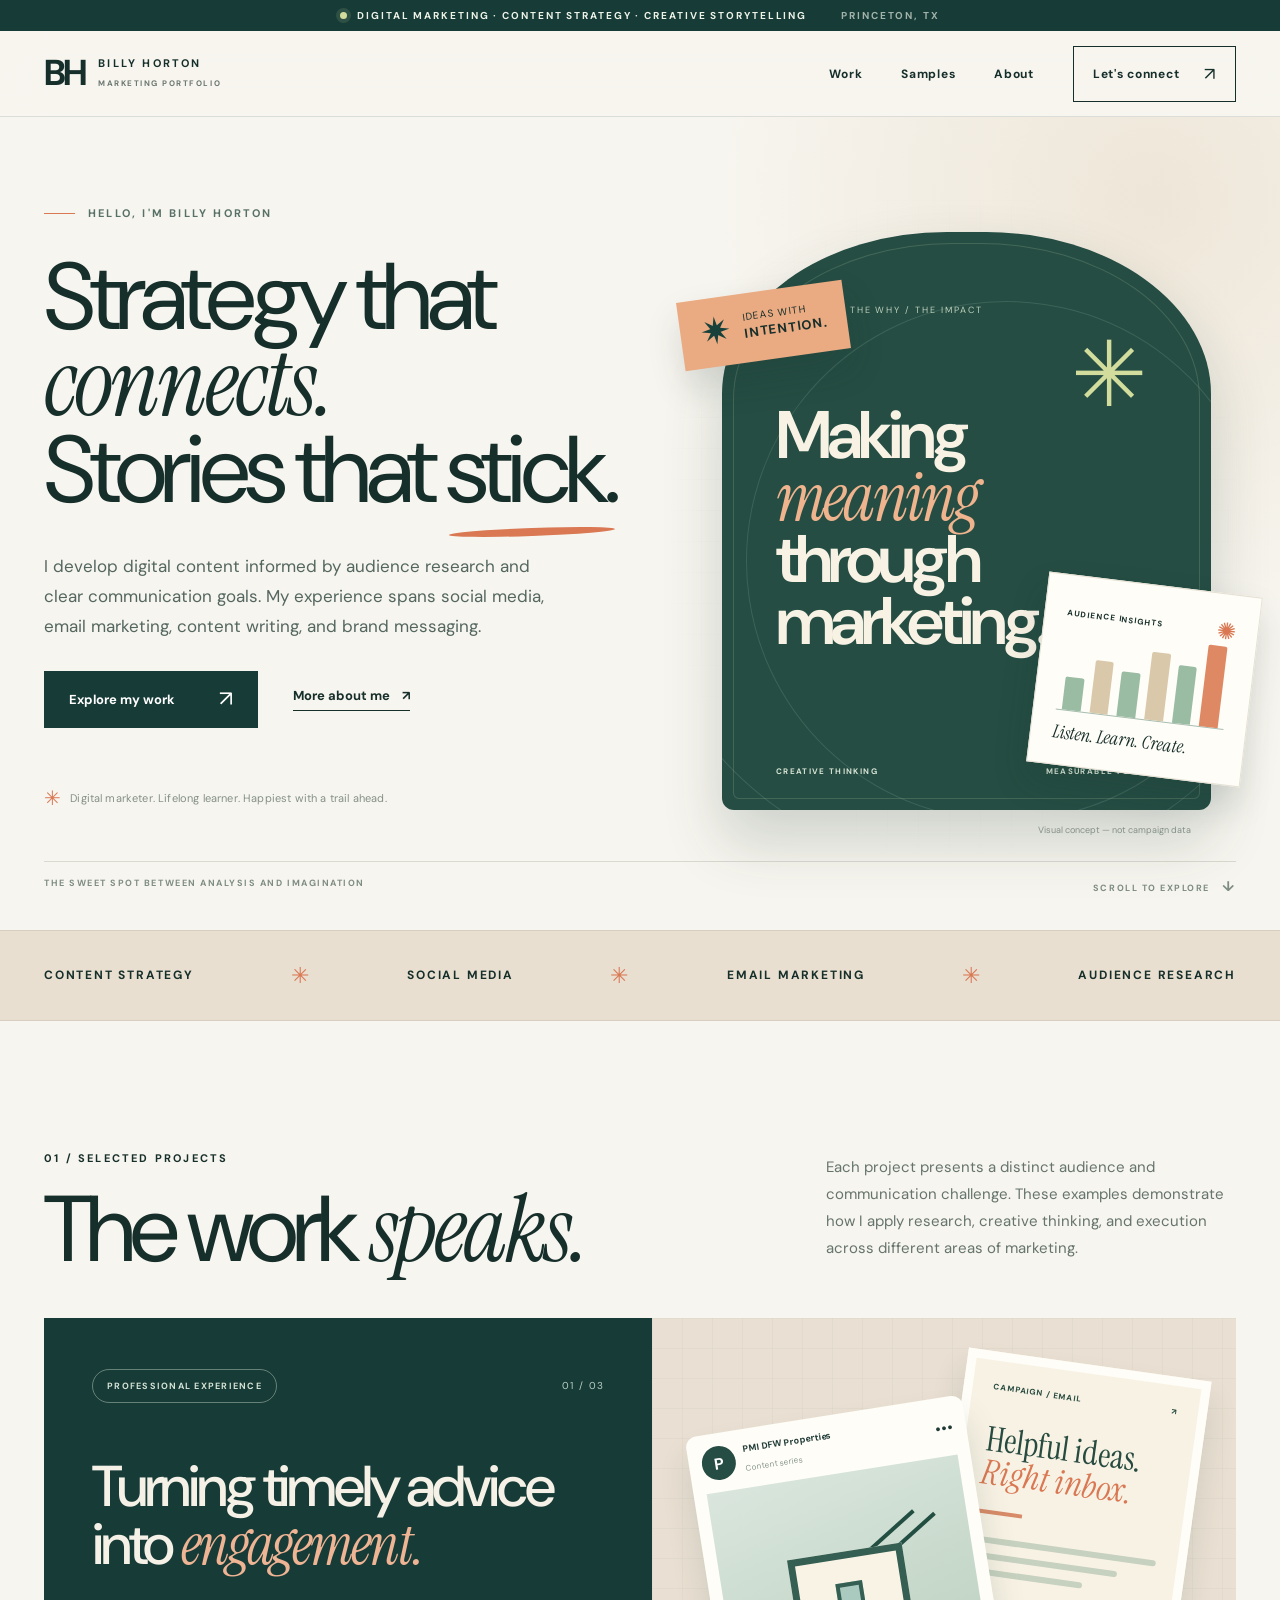
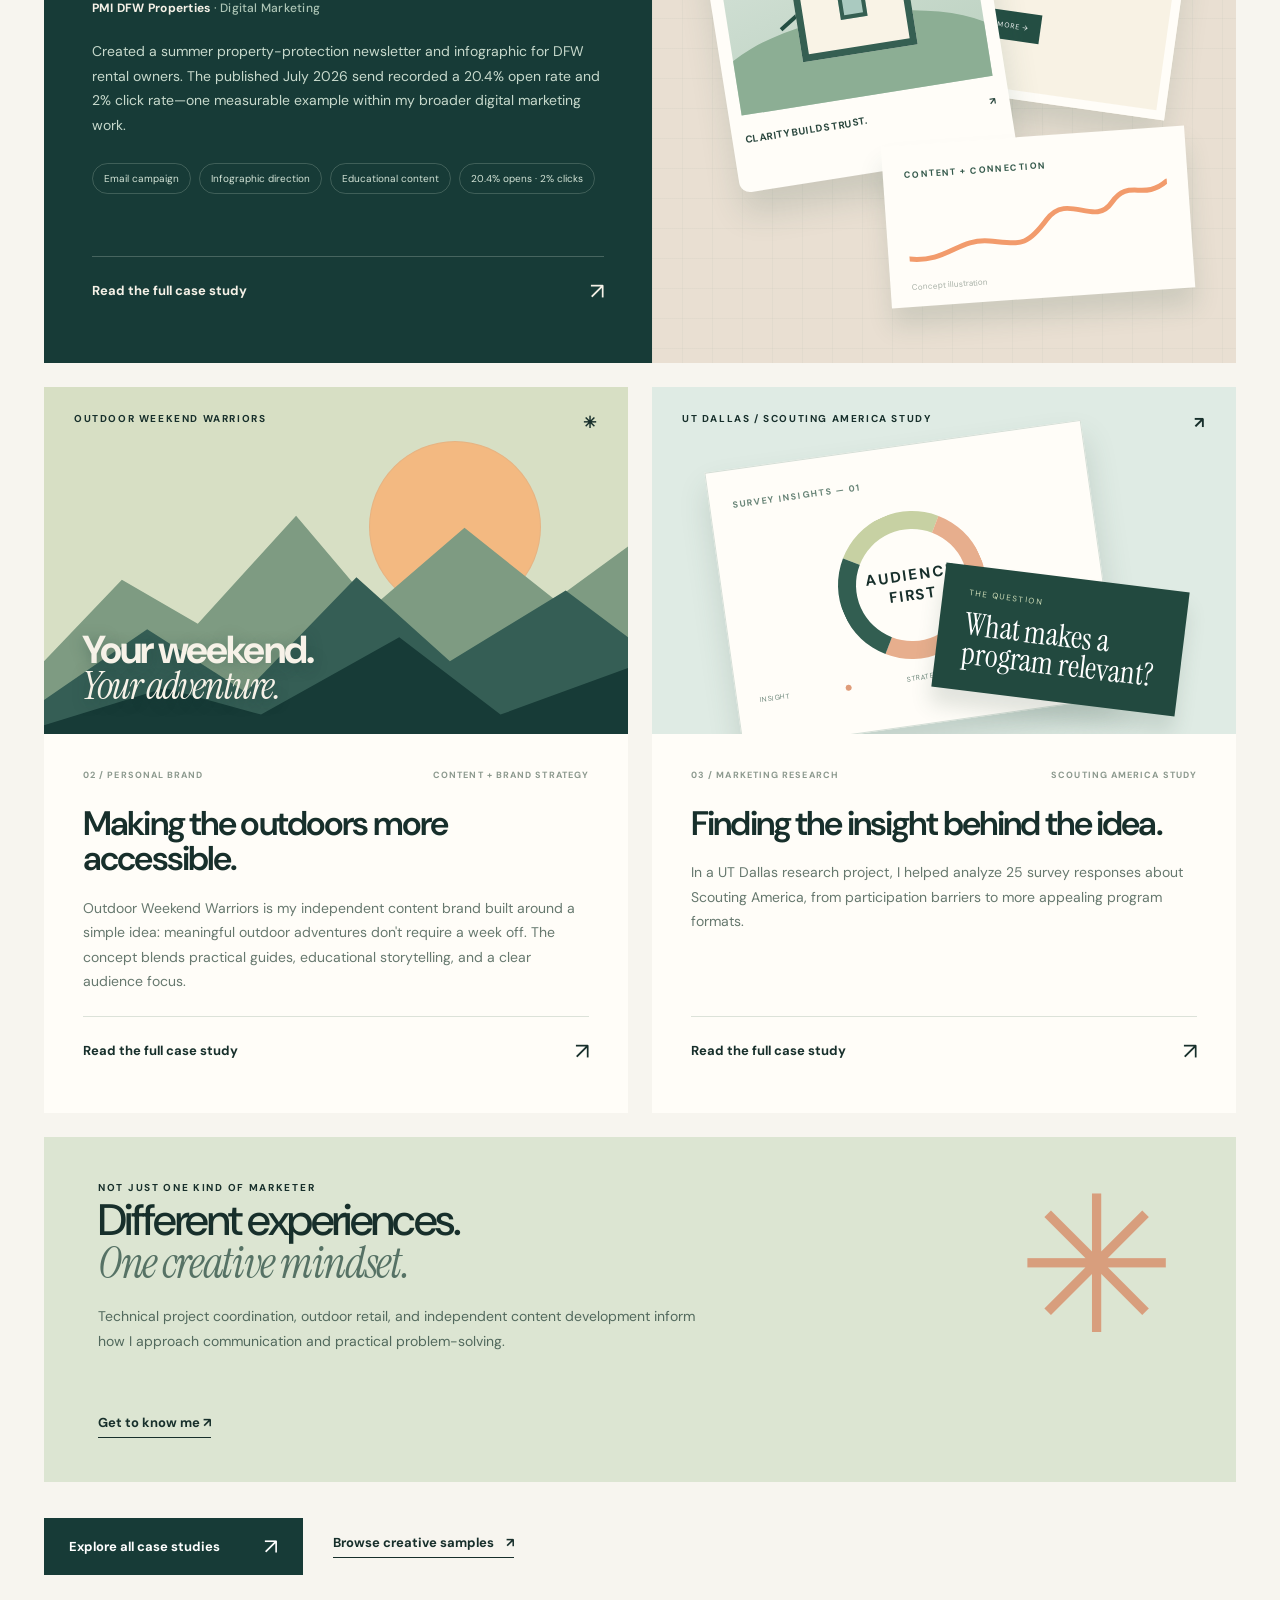
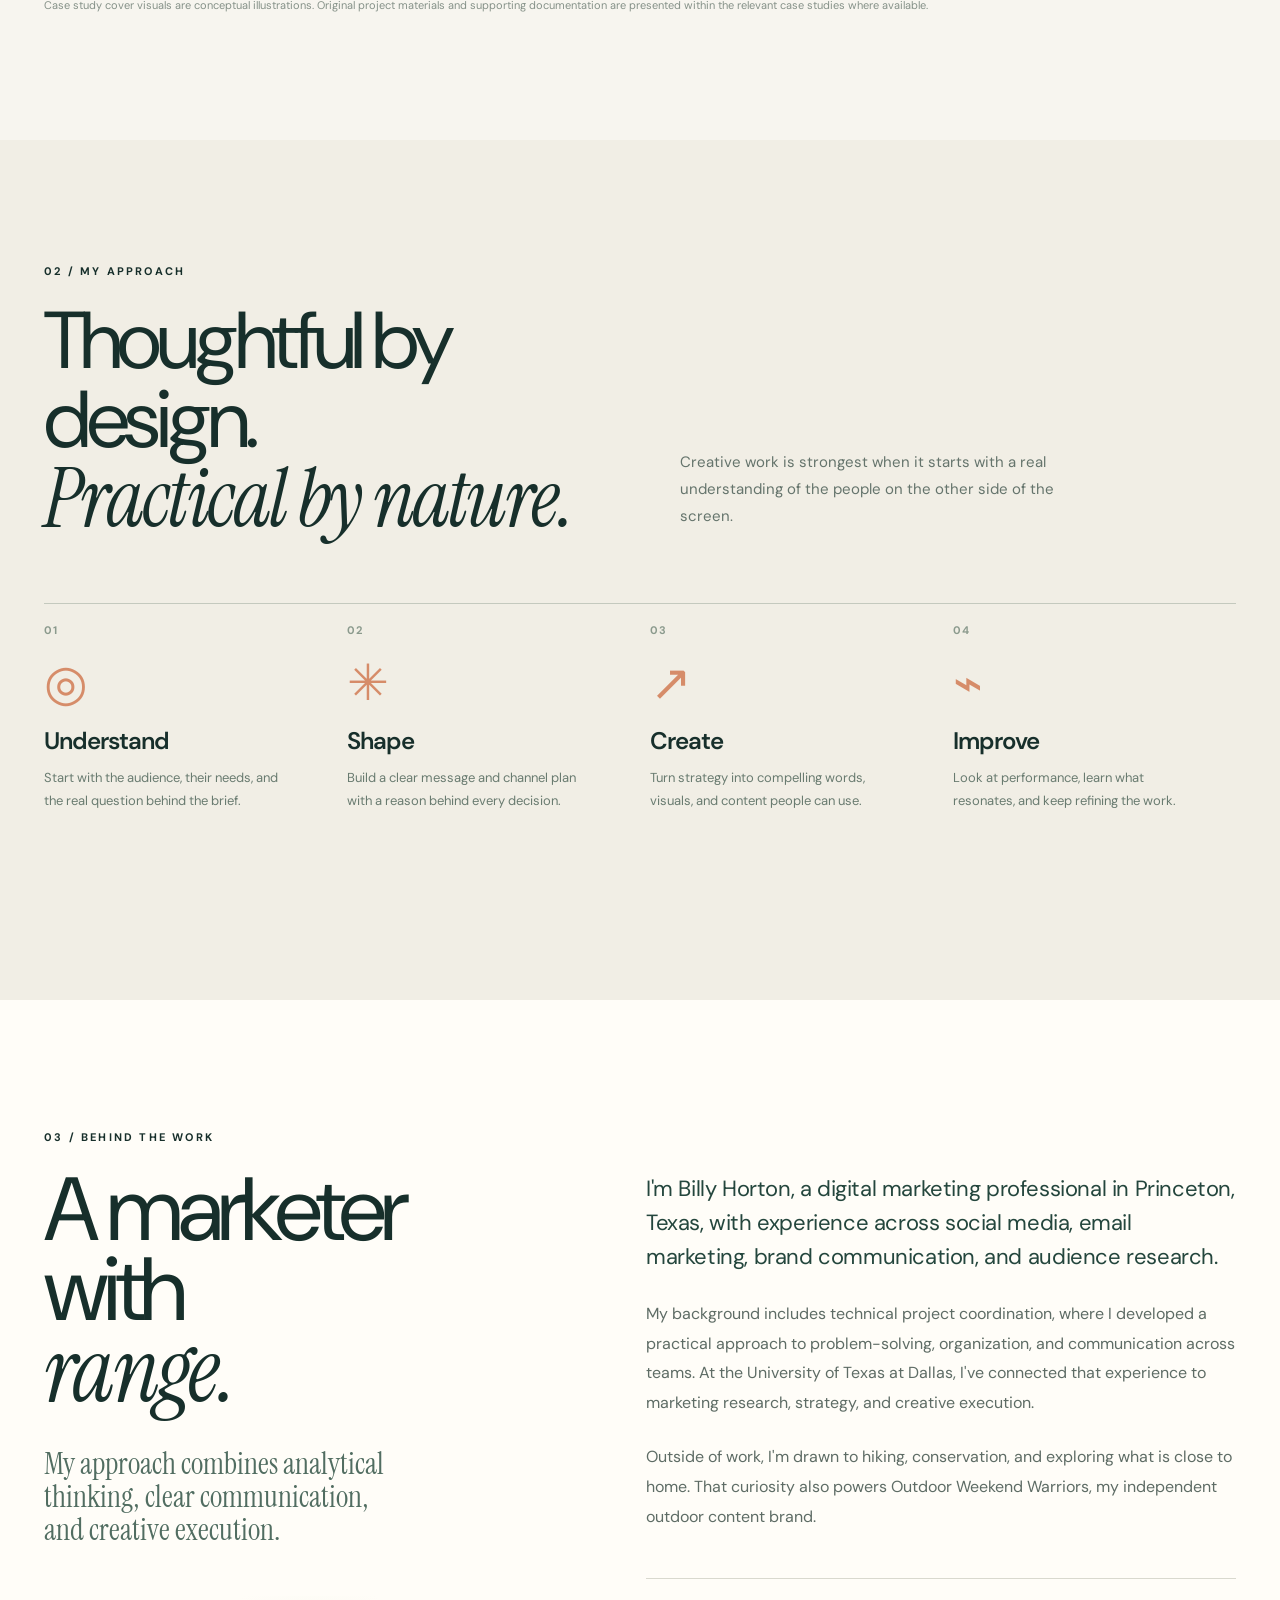
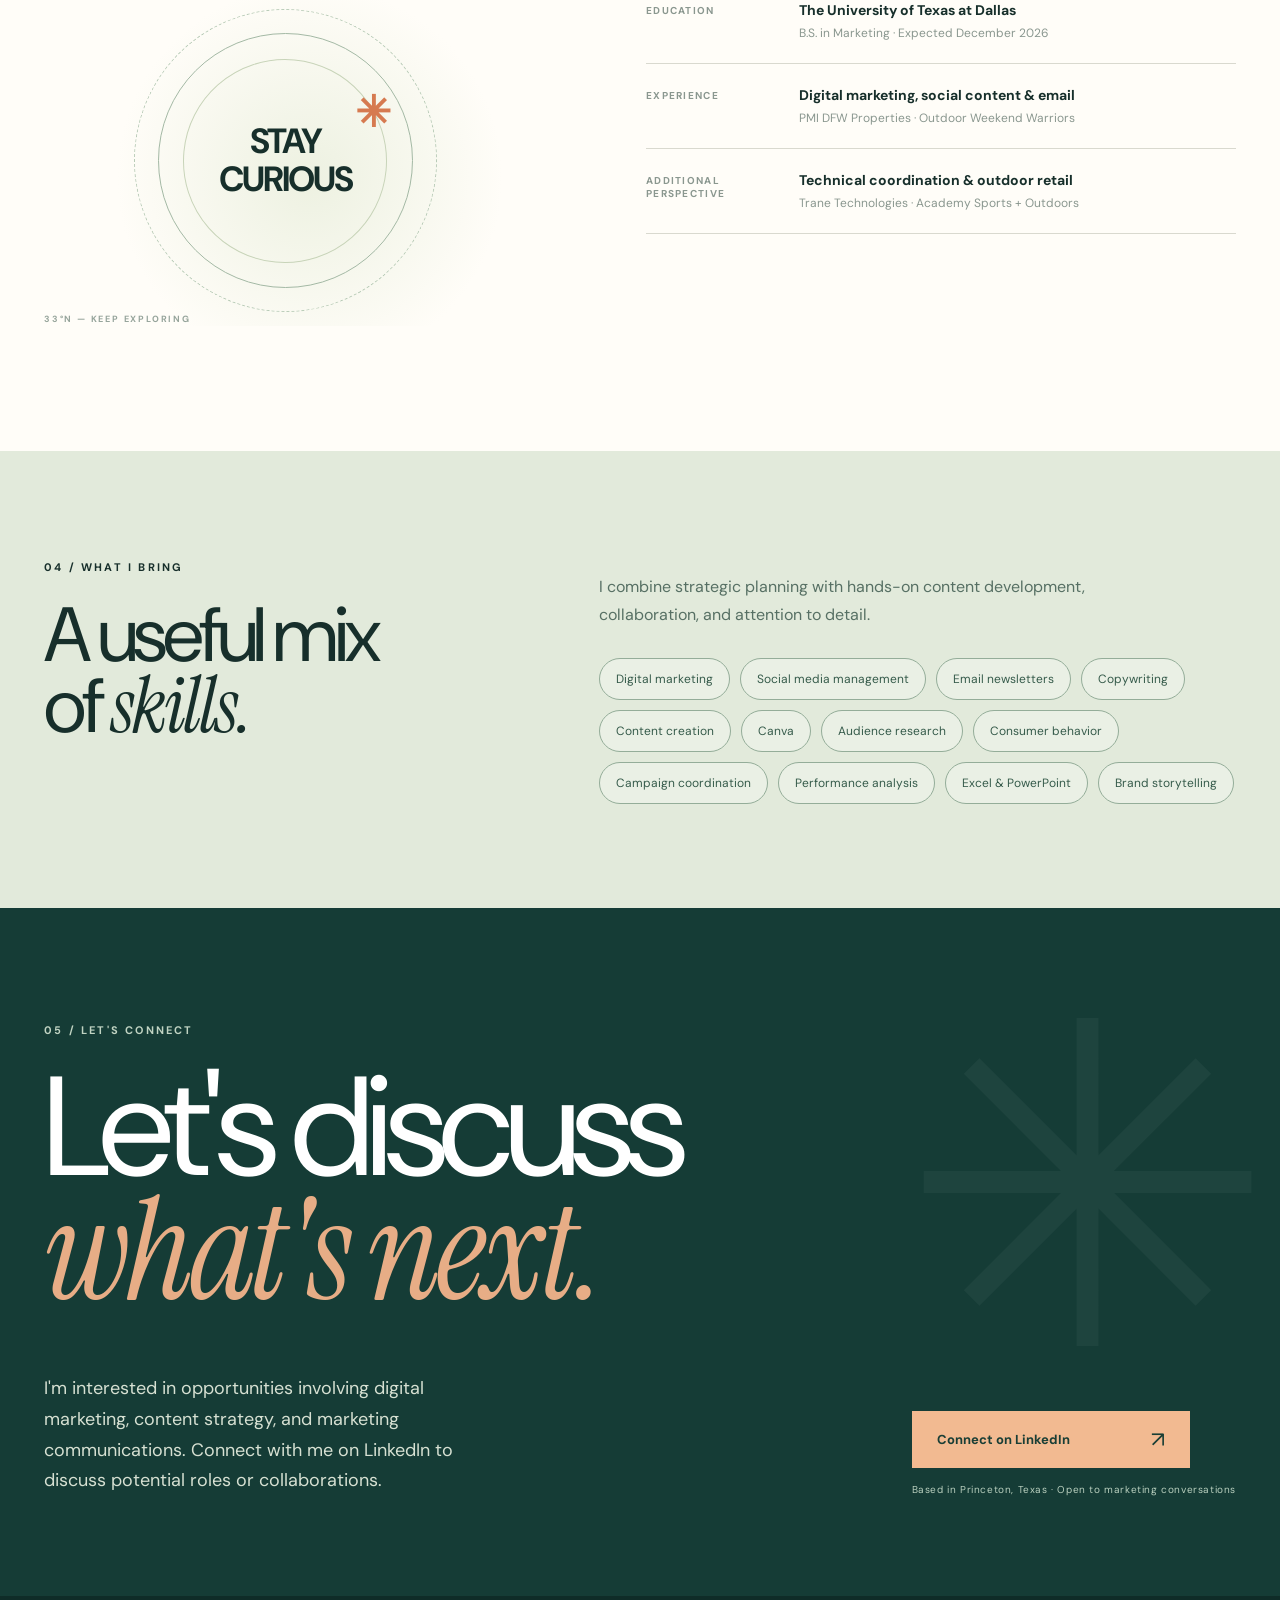
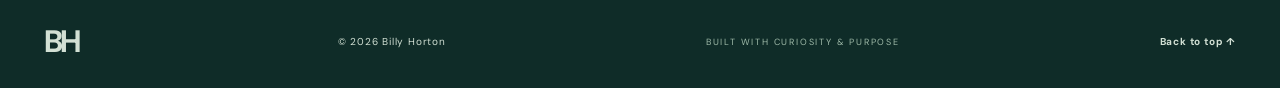
<file: index.html>
<!doctype html>
<html lang="en">
<head>
  <meta charset="utf-8">
  <meta name="viewport" content="width=device-width, initial-scale=1">
  <meta name="theme-color" content="#173b37">
  <meta name="description" content="Billy Horton's digital marketing portfolio: social media strategy, email marketing, content creation, and audience-driven storytelling.">
  <meta property="og:type" content="website">
  <meta property="og:title" content="Billy Horton — Digital Marketing & Content Strategy">
  <meta property="og:description" content="Strategy that connects. Stories that stick. Selected digital marketing work and experience from Billy Horton.">
  <title>Billy Horton | Digital Marketing & Content Strategy</title>
  <link rel="preconnect" href="https://fonts.googleapis.com">
  <link rel="preconnect" href="https://fonts.gstatic.com" crossorigin>
  <link href="https://fonts.googleapis.com/css2?family=DM+Sans:wght@400;500;600;700&family=Instrument+Serif:ital@0;1&display=swap" rel="stylesheet">
  <link rel="icon" type="image/svg+xml" href="favicon.svg">
  <link rel="stylesheet" href="styles.css">
  <script defer src="script.js"></script>
  <script type="application/ld+json">{"@context":"https://schema.org","@type":"Person","name":"Billy Horton","jobTitle":"Digital Marketing Professional","homeLocation":{"@type":"Place","name":"Princeton, Texas"},"alumniOf":{"@type":"CollegeOrUniversity","name":"The University of Texas at Dallas"},"sameAs":["https://www.linkedin.com/in/billy-r-horton/"]}</script>
</head>
<body>
  <a href="#main" class="skip-link">Skip to content</a>

  <div class="topline"><span class="availability-dot" aria-hidden="true"></span> DIGITAL MARKETING · CONTENT STRATEGY · CREATIVE STORYTELLING <span class="topline-location">PRINCETON, TX</span></div>

  <header class="site-header" id="site-header">
    <div class="nav-shell container">
      <a class="wordmark" href="#top" aria-label="Billy Horton home">
        <span class="mark">BH</span>
        <span class="wordmark-text">BILLY HORTON<br><small>MARKETING PORTFOLIO</small></span>
      </a>
      <button class="menu-button" id="menu-button" aria-label="Open navigation" aria-controls="site-nav" aria-expanded="false">
        <span></span><span></span>
      </button>
      <nav class="site-nav" id="site-nav" aria-label="Main navigation">
        <a href="/work/">Work</a>
        <a href="/samples/">Samples</a>
        <a href="/about/">About</a>
        <a class="nav-cta" href="#contact">Let's connect <span aria-hidden="true">↗</span></a>
      </nav>
    </div>
  </header>

  <main id="main">
    <section class="hero" id="top" aria-labelledby="hero-title">
      <div class="container hero-grid">
        <div class="hero-copy reveal">
          <div class="eyebrow"><span class="eyebrow-line"></span> HELLO, I'M BILLY HORTON</div>
          <h1 id="hero-title">Strategy that<br><em>connects.</em><br>Stories that <span class="hero-underlined">stick.</span></h1>
          <p class="hero-intro">I develop digital content informed by audience research and clear communication goals. My experience spans social media, email marketing, content writing, and brand messaging.</p>
          <div class="hero-actions">
            <a class="button button-dark" href="/work/">Explore my work <span aria-hidden="true">↗</span></a>
            <a class="text-link" href="/about/">More about me <span aria-hidden="true">↗</span></a>
          </div>
          <div class="hero-note"><span class="little-asterisk" aria-hidden="true">✳</span> Digital marketer. Lifelong learner. Happiest with a trail ahead.</div>
        </div>
        <div class="hero-visual reveal" aria-label="Illustrative collage of digital marketing planning, email, and analytics">
          <div class="visual-grid" aria-hidden="true"></div>
          <div class="hero-graphic-main">
            <span class="graphic-issue">THE WORK / THE WHY / THE IMPACT</span>
            <div class="graphic-orbit orbit-a"></div>
            <div class="graphic-orbit orbit-b"></div>
            <div class="graphic-star" aria-hidden="true">✳</div>
            <div class="graphic-statement">Making<br><em>meaning</em><br>through<br>marketing.</div>
            <div class="graphic-bottom"><span>CREATIVE THINKING</span><span>MEASURABLE PURPOSE</span></div>
          </div>
          <div class="floating-card insight-card">
            <div class="insight-head"><span class="mini-label">AUDIENCE INSIGHTS</span><span class="tiny-sun" aria-hidden="true">✺</span></div>
            <div class="insight-bars" aria-hidden="true"><i style="height: 40%"></i><i style="height: 65%"></i><i style="height: 55%"></i><i style="height: 83%"></i><i style="height: 71%"></i><i style="height: 100%"></i></div>
            <span class="insight-footer">Listen. Learn. Create.</span>
          </div>
          <div class="floating-card creative-card"><span class="creative-symbol">✷</span><div>IDEAS WITH<br><strong>INTENTION.</strong></div></div>
          <span class="graphic-disclaimer">Visual concept — not campaign data</span>
        </div>
      </div>
      <div class="container hero-bottom"><span>THE SWEET SPOT BETWEEN ANALYSIS AND IMAGINATION</span><span class="scroll-cue">SCROLL TO EXPLORE <span aria-hidden="true">↓</span></span></div>
    </section>

    <section class="discipline-strip" aria-label="Marketing disciplines"><div class="container discipline-inner"><span>CONTENT STRATEGY</span><span class="strip-star" aria-hidden="true">✳</span><span>SOCIAL MEDIA</span><span class="strip-star" aria-hidden="true">✳</span><span>EMAIL MARKETING</span><span class="strip-star" aria-hidden="true">✳</span><span>AUDIENCE RESEARCH</span></div></section>

    <section class="work-section section-pad" id="work" aria-labelledby="work-title">
      <div class="container">
        <div class="section-heading reveal">
          <div><span class="section-number">01 / SELECTED PROJECTS</span><h2 id="work-title">The work <em>speaks.</em></h2></div>
          <p>Each project presents a distinct audience and communication challenge. These examples demonstrate how I apply research, creative thinking, and execution across different areas of marketing.</p>
        </div>

        <article class="case-feature reveal" id="pmi">
          <div class="feature-copy">
            <div class="case-top"><span class="pill pill-light">PROFESSIONAL EXPERIENCE</span><span class="case-index">01 / 03</span></div>
            <h3>Turning timely advice into <em>engagement.</em></h3>
            <p class="feature-org">PMI DFW Properties <span>· Digital Marketing</span></p>
            <p>Created a summer property-protection newsletter and infographic for DFW rental owners. The published July 2026 send recorded a 20.4% open rate and 2% click rate—one measurable example within my broader digital marketing work.</p>
            <div class="feature-tags"><span>Email campaign</span><span>Infographic direction</span><span>Educational content</span><span>20.4% opens · 2% clicks</span></div>
            <a class="case-expander case-link feature-expander" href="/work/pmi-dfw-properties/">Read the full case study <span aria-hidden="true">↗</span></a>
          </div>
          <div class="feature-art" aria-label="Illustrative social, email, and analytics cards — not actual campaign screenshots">
            <div class="mock-social"><div class="mock-social-header"><span class="avatar-dot">P</span><div><strong>PMI DFW Properties</strong><small>Content series</small></div><span>•••</span></div><div class="mock-social-photo"><div class="house-roof"></div><div class="house-body"><div class="house-window"></div></div></div><div class="mock-social-footer"><span>CLARITY BUILDS TRUST.</span><span>↗</span></div></div>
            <div class="mock-email"><div class="mock-email-top"><span>CAMPAIGN / EMAIL</span><span>↗</span></div><div class="mock-email-title">Helpful ideas.<br><em>Right inbox.</em></div><div class="mock-email-rule"></div><div class="mock-email-lines"><i></i><i></i><i></i></div><div class="mock-email-button">READ MORE →</div></div>
            <div class="mock-metric"><span>CONTENT + CONNECTION</span><svg viewBox="0 0 210 65" role="img" aria-label="Decorative rising trend line"><path d="M0 53 C 30 58, 40 39, 65 43 S 94 50, 112 29 S 150 38, 165 19 S 190 20, 210 5" fill="none" stroke="#f29b6c" stroke-width="4" stroke-linecap="round"/></svg><small>Concept illustration</small></div>
          </div>
        </article>

        <div class="work-grid">
          <article class="project-card project-outdoor reveal">
            <div class="project-art outdoor-art"><span class="art-topline">OUTDOOR WEEKEND WARRIORS <span>✳</span></span><div class="outdoor-sun" aria-hidden="true"></div><svg class="landscape" viewBox="0 0 600 260" preserveAspectRatio="none" aria-hidden="true"><path d="M0 183 L80 122 L158 155 L259 74 L338 142 L432 83 L525 137 L600 97 L600 260 L0 260 Z" fill="#7e9b82"/><path d="M0 212 L106 159 L207 206 L321 120 L417 183 L536 130 L600 165 L600 260 L0 260 Z" fill="#355e55"/><path d="M0 231 L124 203 L223 223 L365 165 L469 223 L600 188 L600 260 L0 260 Z" fill="#173b37"/></svg><div class="outdoor-art-title">Your weekend.<br><em>Your adventure.</em></div></div>
            <div class="project-body"><div class="project-meta"><span>02 / PERSONAL BRAND</span><span>CONTENT + BRAND STRATEGY</span></div><h3>Making the outdoors more accessible.</h3><p>Outdoor Weekend Warriors is my independent content brand built around a simple idea: meaningful outdoor adventures don't require a week off. The concept blends practical guides, educational storytelling, and a clear audience focus.</p><a class="case-expander case-link" href="/work/outdoor-weekend-warriors/">Read the full case study <span aria-hidden="true">↗</span></a></div>
          </article>

          <article class="project-card project-research reveal">
            <div class="project-art research-art"><span class="art-topline">UT DALLAS / SCOUTING AMERICA STUDY <span>↗</span></span><div class="research-sheet"><span>SURVEY INSIGHTS — 01</span><div class="research-ring"><span>AUDIENCE<br>FIRST</span></div><div class="research-markers"><span>INSIGHT</span><i></i><span>STRATEGY</span><i></i><span>ACTION</span></div></div><div class="research-small-card"><span>THE QUESTION</span><strong>What makes a<br>program relevant?</strong></div></div>
            <div class="project-body"><div class="project-meta"><span>03 / MARKETING RESEARCH</span><span>SCOUTING AMERICA STUDY</span></div><h3>Finding the insight behind the idea.</h3><p>In a UT Dallas research project, I helped analyze 25 survey responses about Scouting America, from participation barriers to more appealing program formats.</p><a class="case-expander case-link" href="/work/utd-marketing-research/">Read the full case study <span aria-hidden="true">↗</span></a></div>
          </article>

          <article class="project-card project-about-card reveal"><div class="project-about-inner"><span class="about-card-kicker">NOT JUST ONE KIND OF MARKETER</span><span class="large-asterisk" aria-hidden="true">✳</span><h3>Different experiences.<br><em>One creative mindset.</em></h3><p>Technical project coordination, outdoor retail, and independent content development inform how I approach communication and practical problem-solving.</p><a href="/about/" class="underlined-link">Get to know me <span aria-hidden="true">↗</span></a></div></article>
        </div>
        <div class="work-actions"><a class="button button-dark" href="/work/">Explore all case studies <span aria-hidden="true">↗</span></a><a class="text-link" href="/samples/">Browse creative samples <span aria-hidden="true">↗</span></a></div>
        <p class="work-note">Case study cover visuals are conceptual illustrations. Original project materials and supporting documentation are presented within the relevant case studies where available.</p>
      </div>
    </section>

    <section class="approach-section section-pad" id="approach" aria-labelledby="approach-title"><div class="container"><div class="approach-intro reveal"><span class="section-number">02 / MY APPROACH</span><h2 id="approach-title">Thoughtful by design.<br><em>Practical by nature.</em></h2><p>Creative work is strongest when it starts with a real understanding of the people on the other side of the screen.</p></div><div class="approach-grid">
      <div class="approach-step reveal"><span class="step-number">01</span><span class="step-icon">◎</span><h3>Understand</h3><p>Start with the audience, their needs, and the real question behind the brief.</p></div>
      <div class="approach-step reveal"><span class="step-number">02</span><span class="step-icon">✳</span><h3>Shape</h3><p>Build a clear message and channel plan with a reason behind every decision.</p></div>
      <div class="approach-step reveal"><span class="step-number">03</span><span class="step-icon">↗</span><h3>Create</h3><p>Turn strategy into compelling words, visuals, and content people can use.</p></div>
      <div class="approach-step reveal"><span class="step-number">04</span><span class="step-icon">⌁</span><h3>Improve</h3><p>Look at performance, learn what resonates, and keep refining the work.</p></div>
    </div></div></section>

    <section class="about-section section-pad" id="about" aria-labelledby="about-title"><div class="container about-grid"><div class="about-lead reveal"><span class="section-number">03 / BEHIND THE WORK</span><h2 id="about-title">A marketer with<br><em>range.</em></h2><p class="about-feature">My approach combines analytical thinking, clear communication, and creative execution.</p><div class="about-illustration" aria-hidden="true"><div class="about-illustration-circle"><span>STAY<br>CURIOUS<span class="illustration-star">✳</span></span></div><span class="illustration-coordinates">33°N — KEEP EXPLORING</span></div></div><div class="about-content reveal"><p>I'm Billy Horton, a digital marketing professional in Princeton, Texas, with experience across social media, email marketing, brand communication, and audience research.</p><p>My background includes technical project coordination, where I developed a practical approach to problem-solving, organization, and communication across teams. At the University of Texas at Dallas, I've connected that experience to marketing research, strategy, and creative execution.</p><p>Outside of work, I'm drawn to hiking, conservation, and exploring what is close to home. That curiosity also powers Outdoor Weekend Warriors, my independent outdoor content brand.</p><div class="background-list"><div><span>EDUCATION</span><strong>The University of Texas at Dallas</strong><small>B.S. in Marketing · Expected December 2026</small></div><div><span>EXPERIENCE</span><strong>Digital marketing, social content & email</strong><small>PMI DFW Properties · Outdoor Weekend Warriors</small></div><div><span>ADDITIONAL PERSPECTIVE</span><strong>Technical coordination & outdoor retail</strong><small>Trane Technologies · Academy Sports + Outdoors</small></div></div></div></div></section>

    <section class="skills-section" aria-labelledby="skills-title"><div class="container skills-grid"><div><span class="section-number">04 / WHAT I BRING</span><h2 id="skills-title">A useful mix<br>of <em>skills.</em></h2></div><div class="skills-content"><p>I combine strategic planning with hands-on content development, collaboration, and attention to detail.</p><div class="skill-pills"><span>Digital marketing</span><span>Social media management</span><span>Email newsletters</span><span>Copywriting</span><span>Content creation</span><span>Canva</span><span>Audience research</span><span>Consumer behavior</span><span>Campaign coordination</span><span>Performance analysis</span><span>Excel & PowerPoint</span><span>Brand storytelling</span></div></div></div></section>

    <section class="contact-section" id="contact" aria-labelledby="contact-title"><div class="container contact-inner reveal"><span class="section-number">05 / LET'S CONNECT</span><h2 id="contact-title">Let's discuss<br><em>what's next.</em></h2><div class="contact-bottom"><p>I'm interested in opportunities involving digital marketing, content strategy, and marketing communications. Connect with me on LinkedIn to discuss potential roles or collaborations.</p><div class="contact-actions"><a class="button button-peach" href="https://www.linkedin.com/in/billy-r-horton/" target="_blank" rel="noopener noreferrer">Connect on LinkedIn <span aria-hidden="true">↗</span></a><span>Based in Princeton, Texas · Open to marketing conversations</span></div></div><div class="contact-sunburst" aria-hidden="true">✳</div></div></section>
  </main>

  <footer class="footer"><div class="container footer-inner"><a class="footer-brand" href="#top">BH</a><span>© <span id="year">2026</span> Billy Horton</span><span>BUILT WITH CURIOSITY & PURPOSE</span><a href="#top">Back to top ↑</a></div></footer>
</body>
</html>
</file>
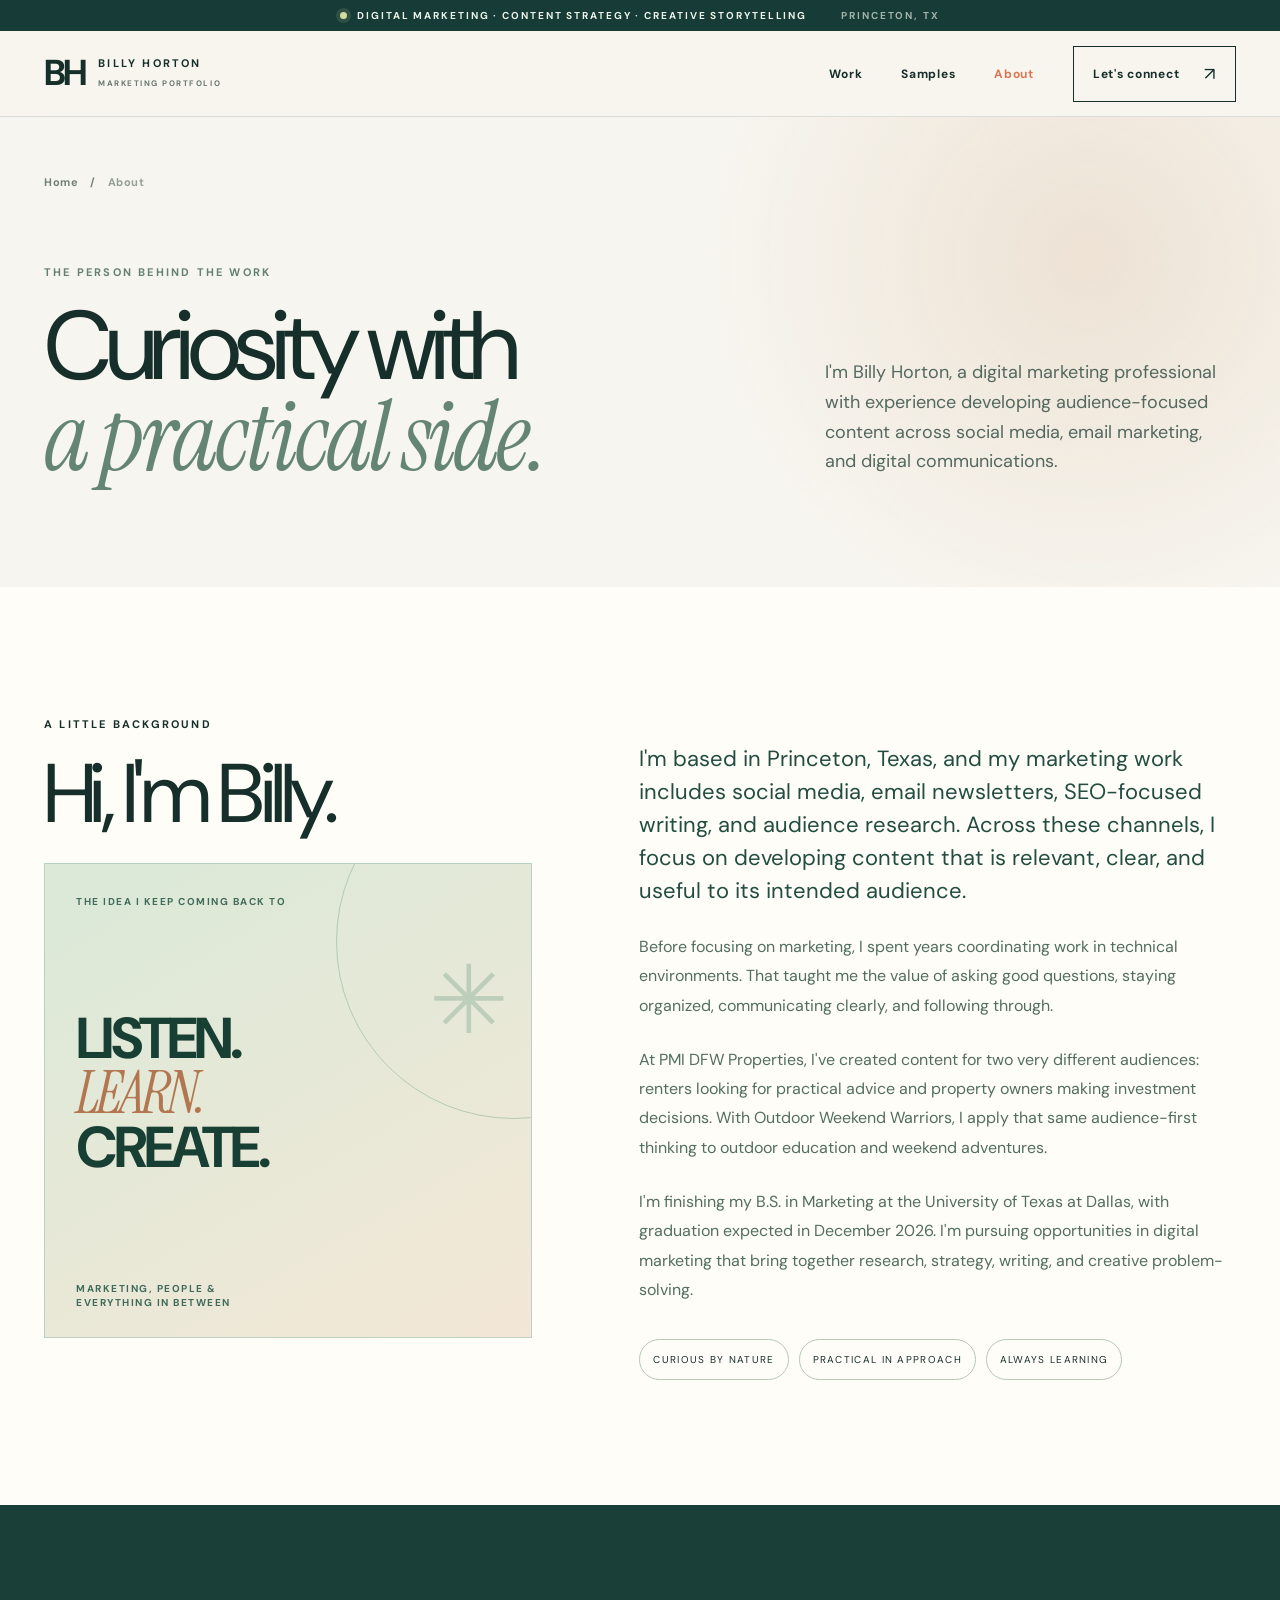
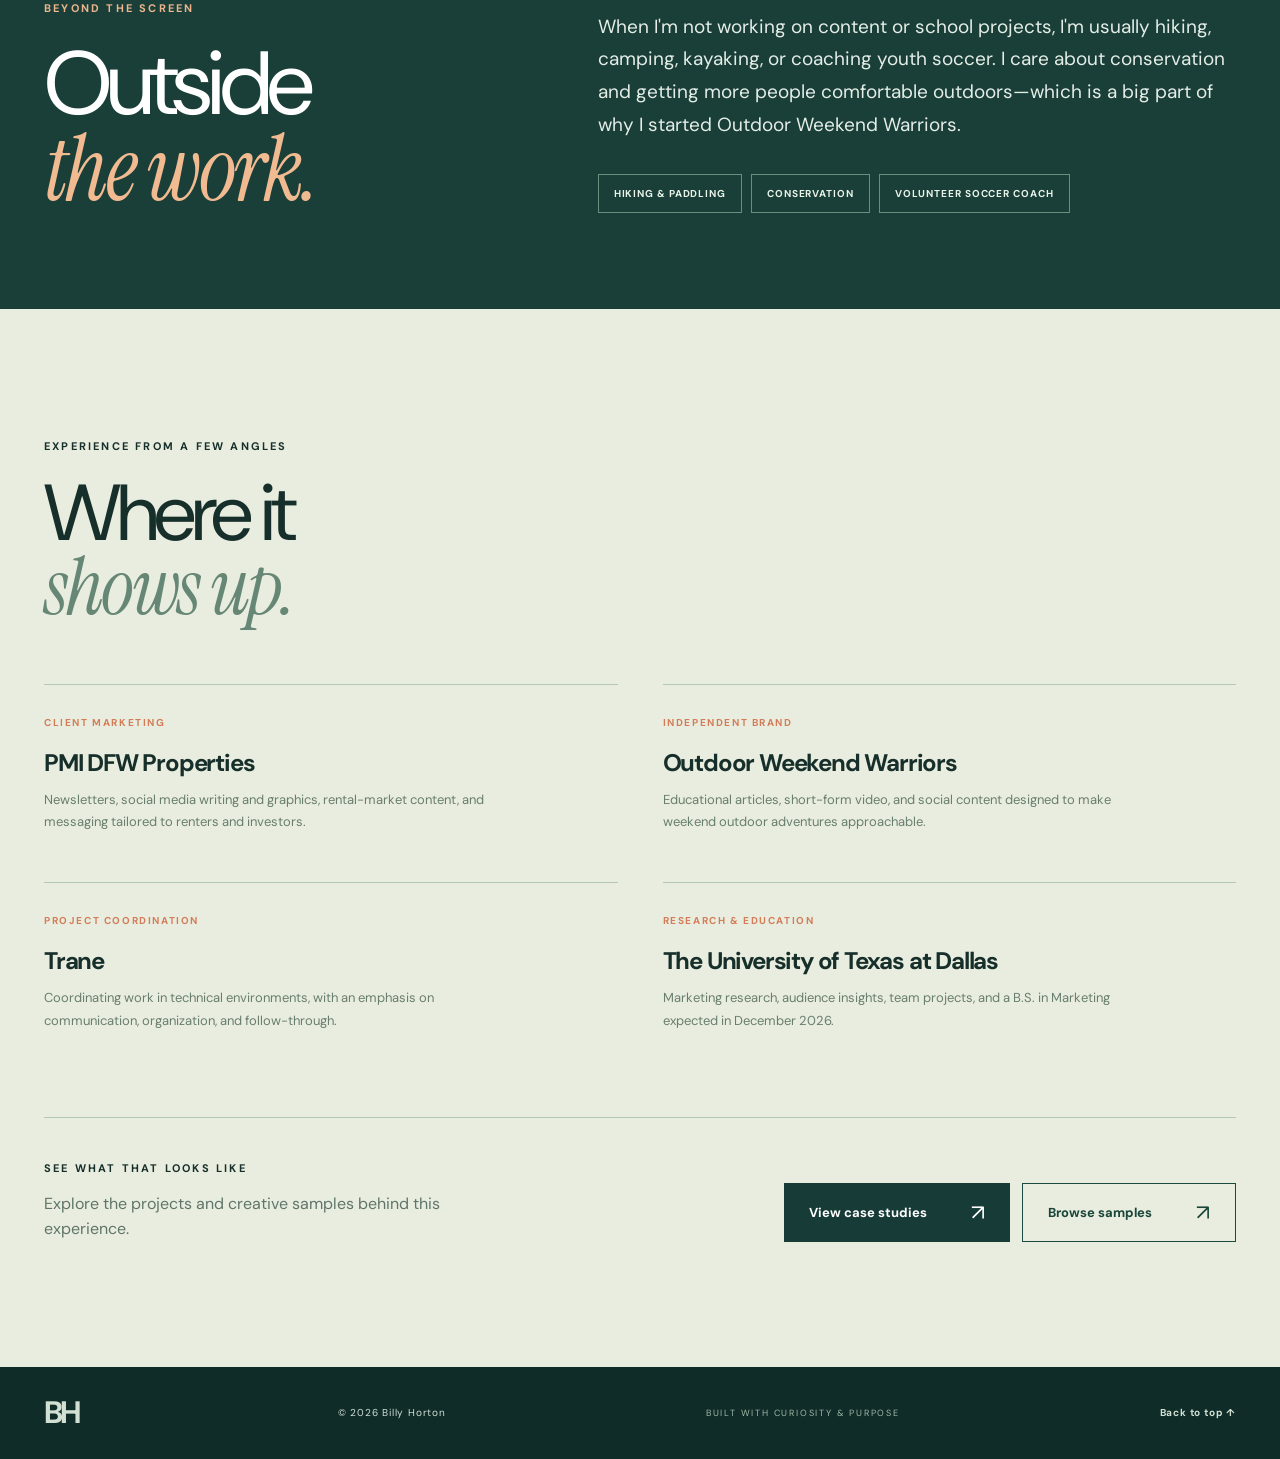
<file: about/index.html>
<!doctype html>
<html lang="en"><head><meta charset="utf-8"><meta name="viewport" content="width=device-width, initial-scale=1"><meta name="theme-color" content="#173b37"><meta name="description" content="Meet Billy Horton, a digital marketer and content strategist in Princeton, Texas."><meta property="og:type" content="website"><meta property="og:title" content="About | Billy Horton"><meta property="og:description" content="Meet Billy Horton, a digital marketer and content strategist in Princeton, Texas."><title>About | Billy Horton</title><link rel="preconnect" href="https://fonts.googleapis.com"><link rel="preconnect" href="https://fonts.gstatic.com" crossorigin><link href="https://fonts.googleapis.com/css2?family=DM+Sans:wght@400;500;600;700&family=Instrument+Serif:ital@0;1&display=swap" rel="stylesheet"><link rel="icon" type="image/svg+xml" href="/favicon.svg"><link rel="stylesheet" href="/styles.css"><script defer src="/script.js"></script></head>
<body><a href="#main" class="skip-link">Skip to content</a><div class="topline"><span class="availability-dot" aria-hidden="true"></span> DIGITAL MARKETING · CONTENT STRATEGY · CREATIVE STORYTELLING <span class="topline-location">PRINCETON, TX</span></div>
<header class="site-header"><div class="nav-shell container"><a class="wordmark" href="/" aria-label="Billy Horton home"><span class="mark">BH</span><span class="wordmark-text">BILLY HORTON<br><small>MARKETING PORTFOLIO</small></span></a><button class="menu-button" id="menu-button" aria-label="Open navigation" aria-controls="site-nav" aria-expanded="false"><span></span><span></span></button><nav class="site-nav" id="site-nav" aria-label="Main navigation"><a href="/work/" class="" >Work</a><a href="/samples/" class="" >Samples</a><a href="/about/" class="active" aria-current="page">About</a><a href="/#contact" class="nav-cta " >Let's connect <span aria-hidden="true">↗</span></a></nav></div></header>
<main id="main"><section class="page-intro page-intro-cream about-page-hero"><div class="container"><nav class="crumbs" aria-label="Breadcrumb"><a href="/">Home</a><span aria-hidden="true">/</span><span aria-current="page">About</span></nav><span class="section-number">THE PERSON BEHIND THE WORK</span><div class="page-intro-split"><h1>Curiosity with<br><em>a practical side.</em></h1><p>I'm Billy Horton, a digital marketing professional with experience developing audience-focused content across social media, email marketing, and digital communications.</p></div></div></section>
<section class="about-page-story section-pad"><div class="container about-story-grid"><div><span class="section-number">A LITTLE BACKGROUND</span><h2>Hi, I'm Billy.</h2><div class="about-story-art" aria-hidden="true"><span class="about-art-label">THE IDEA I KEEP COMING BACK TO</span><strong>LISTEN.<br><em>LEARN.</em><br>CREATE.</strong><i>✳</i><span class="about-art-footer">MARKETING, PEOPLE &amp; EVERYTHING IN BETWEEN</span></div></div><div class="about-story-prose"><p>I'm based in Princeton, Texas, and my marketing work includes social media, email newsletters, SEO-focused writing, and audience research. Across these channels, I focus on developing content that is relevant, clear, and useful to its intended audience.</p><p>Before focusing on marketing, I spent years coordinating work in technical environments. That taught me the value of asking good questions, staying organized, communicating clearly, and following through.</p><p>At PMI DFW Properties, I've created content for two very different audiences: renters looking for practical advice and property owners making investment decisions. With Outdoor Weekend Warriors, I apply that same audience-first thinking to outdoor education and weekend adventures.</p><p>I'm finishing my B.S. in Marketing at the University of Texas at Dallas, with graduation expected in December 2026. I'm pursuing opportunities in digital marketing that bring together research, strategy, writing, and creative problem-solving.</p><div class="about-values"><span>CURIOUS BY NATURE</span><span>PRACTICAL IN APPROACH</span><span>ALWAYS LEARNING</span></div></div></div></section>
<section class="about-outside-section"><div class="container about-outside-grid"><div><span class="section-number">BEYOND THE SCREEN</span><h2>Outside<br><em>the work.</em></h2></div><div><p>When I'm not working on content or school projects, I'm usually hiking, camping, kayaking, or coaching youth soccer. I care about conservation and getting more people comfortable outdoors—which is a big part of why I started Outdoor Weekend Warriors.</p><div class="about-interests"><span>HIKING &amp; PADDLING</span><span>CONSERVATION</span><span>VOLUNTEER SOCCER COACH</span></div></div></div></section>
<section class="experience-section section-pad"><div class="container"><span class="section-number">EXPERIENCE FROM A FEW ANGLES</span><h2>Where it<br><em>shows up.</em></h2><div class="experience-list"><div><span>CLIENT MARKETING</span><h3>PMI DFW Properties</h3><p>Newsletters, social media writing and graphics, rental-market content, and messaging tailored to renters and investors.</p></div><div><span>INDEPENDENT BRAND</span><h3>Outdoor Weekend Warriors</h3><p>Educational articles, short-form video, and social content designed to make weekend outdoor adventures approachable.</p></div><div><span>PROJECT COORDINATION</span><h3>Trane</h3><p>Coordinating work in technical environments, with an emphasis on communication, organization, and follow-through.</p></div><div><span>RESEARCH &amp; EDUCATION</span><h3>The University of Texas at Dallas</h3><p>Marketing research, audience insights, team projects, and a B.S. in Marketing expected in December 2026.</p></div></div><div class="about-next"><div><span class="section-number">SEE WHAT THAT LOOKS LIKE</span><p>Explore the projects and creative samples behind this experience.</p></div><div class="about-next-links"><a class="button button-dark" href="/work/">View case studies <span aria-hidden="true">↗</span></a><a class="button button-outline" href="/samples/">Browse samples <span aria-hidden="true">↗</span></a></div></div></div></section></main>
<footer class="footer"><div class="container footer-inner"><a class="footer-brand" href="/" aria-label="Billy Horton home">BH</a><span>© <span id="year">2026</span> Billy Horton</span><span>BUILT WITH CURIOSITY &amp; PURPOSE</span><a href="/#top">Back to top ↑</a></div></footer></body></html>
</file>
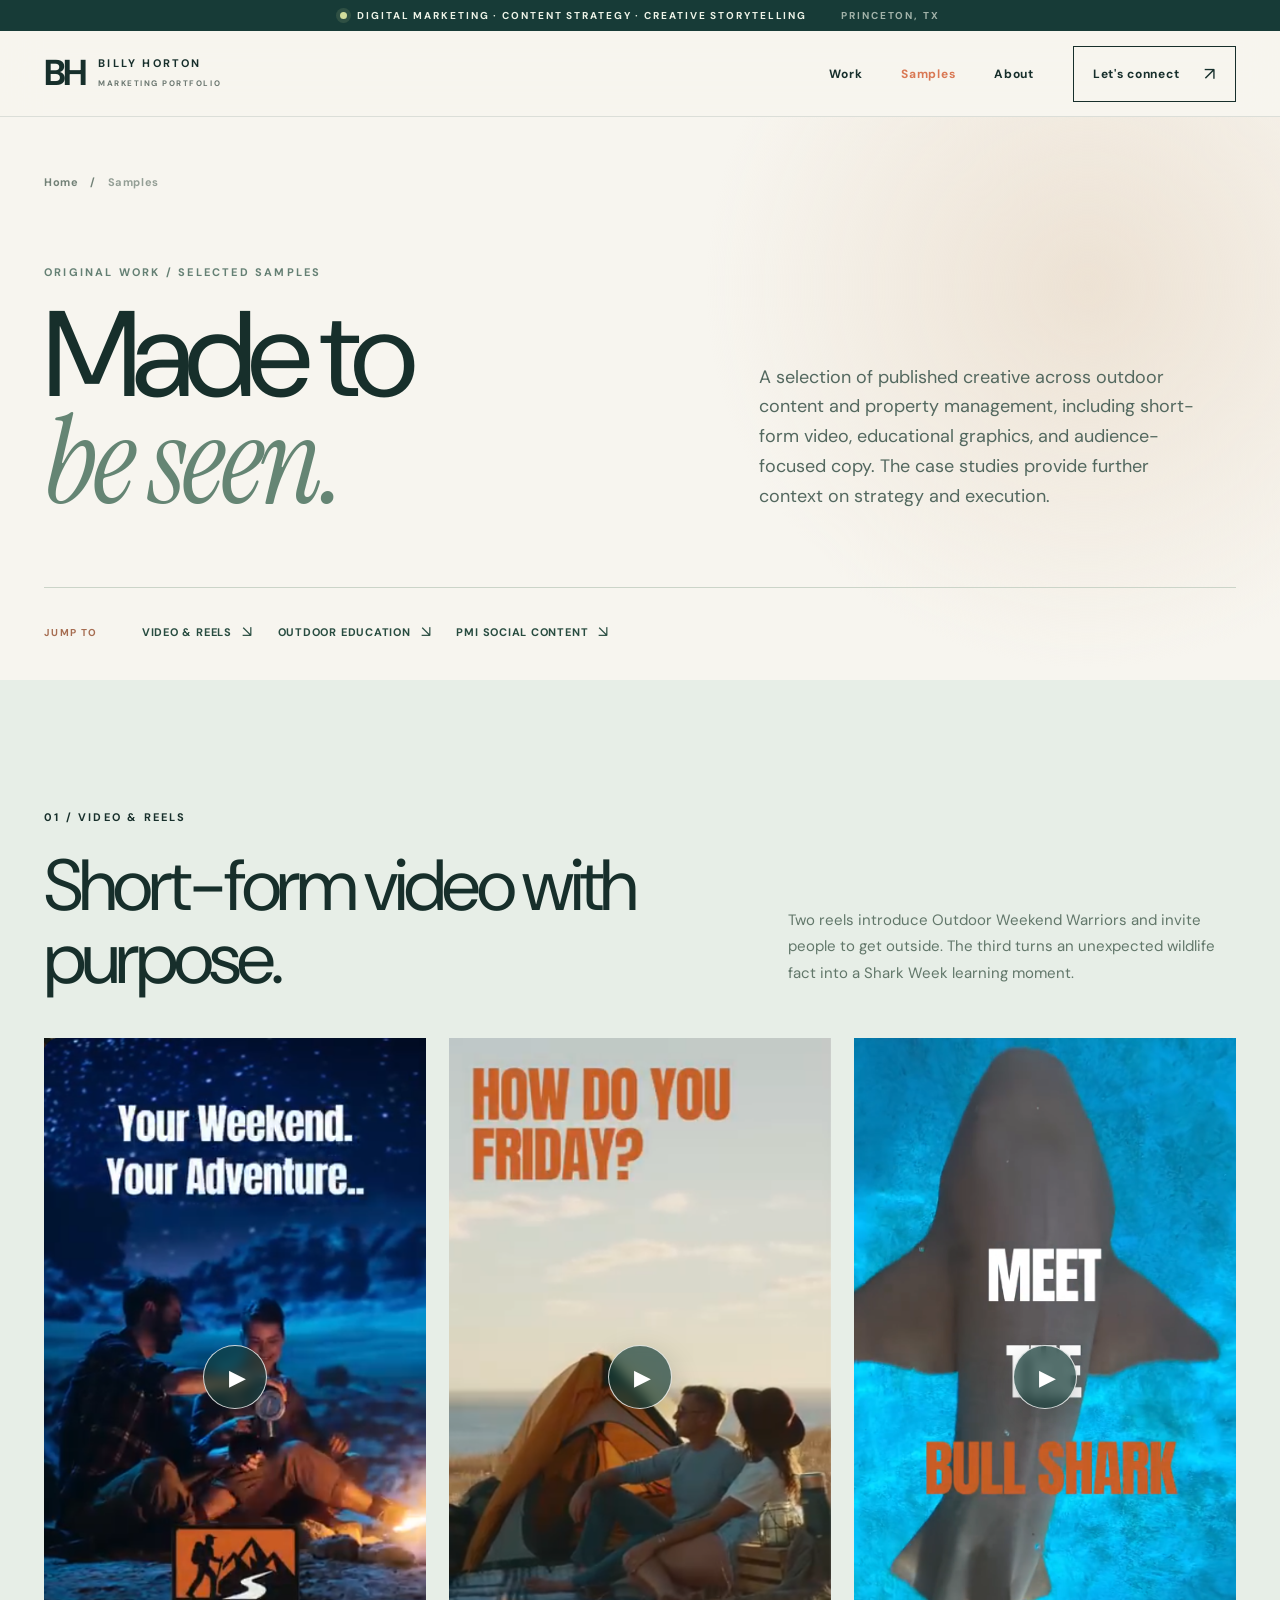
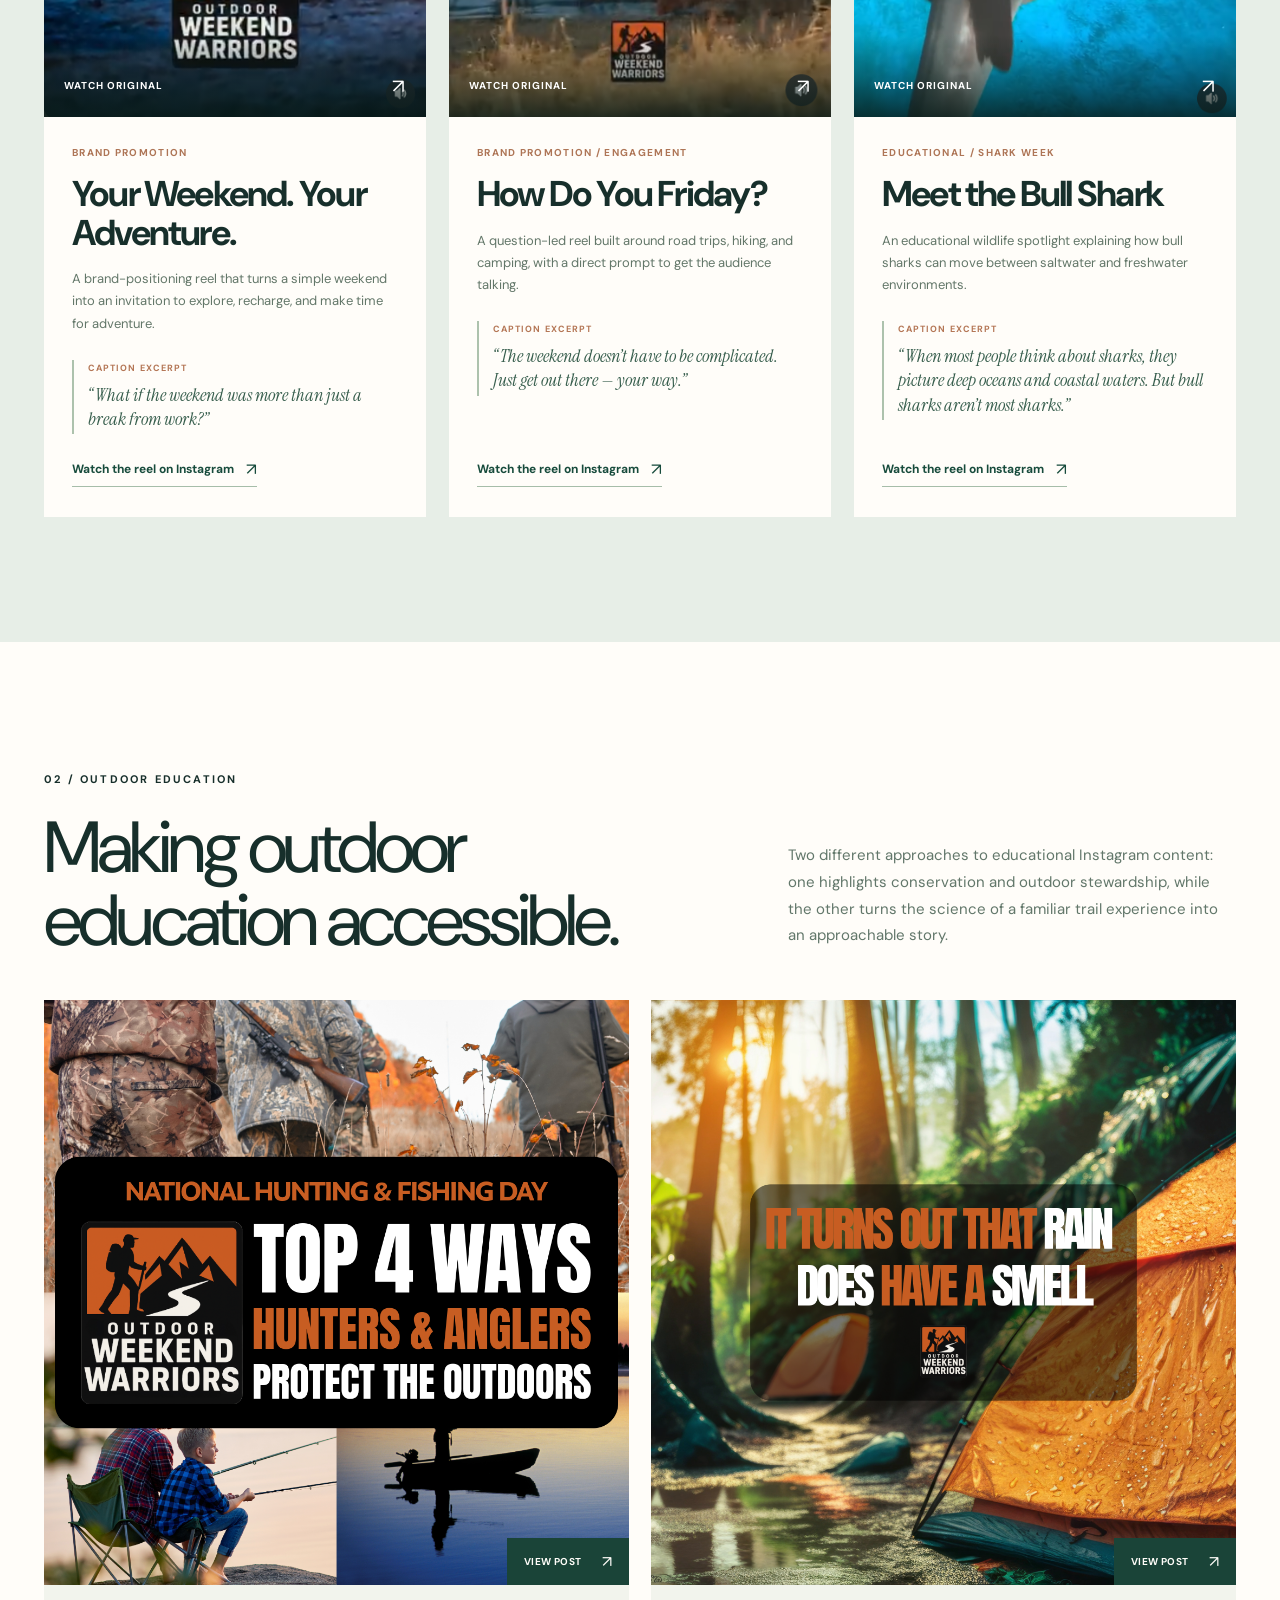
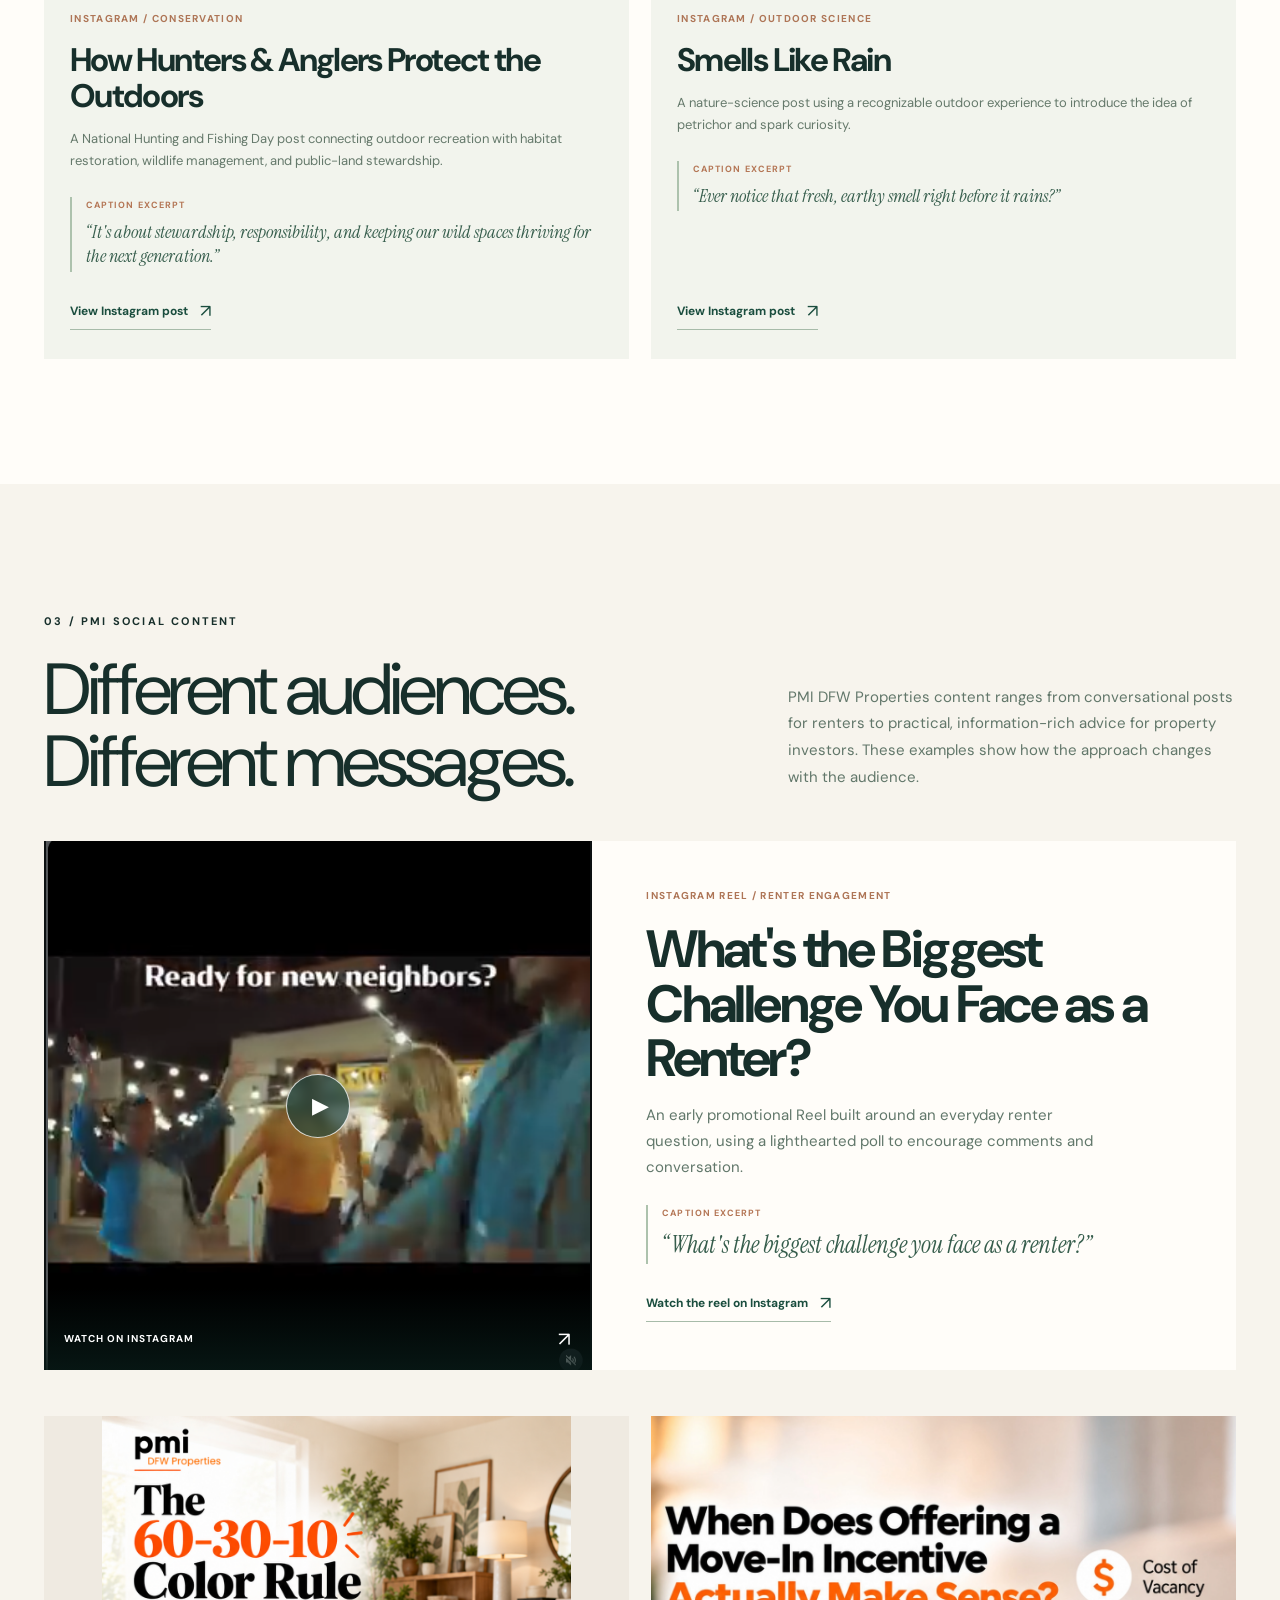
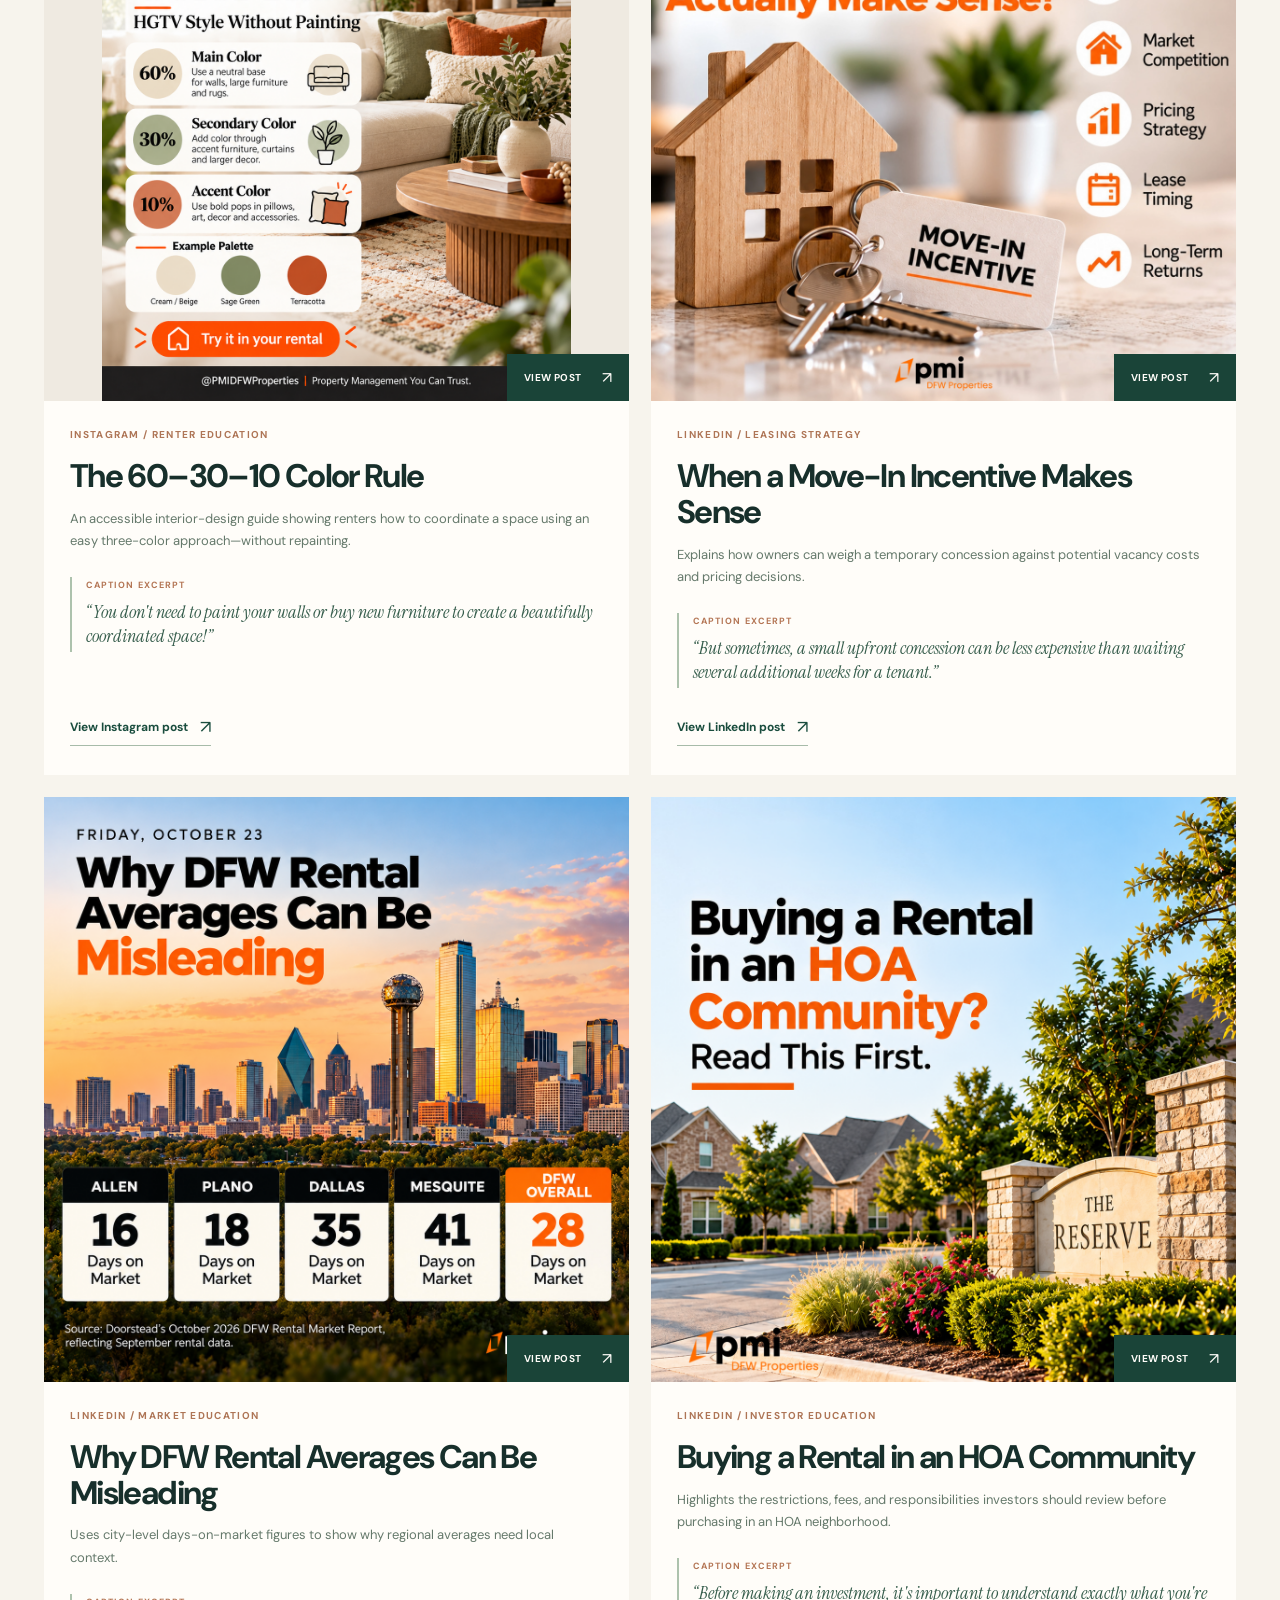
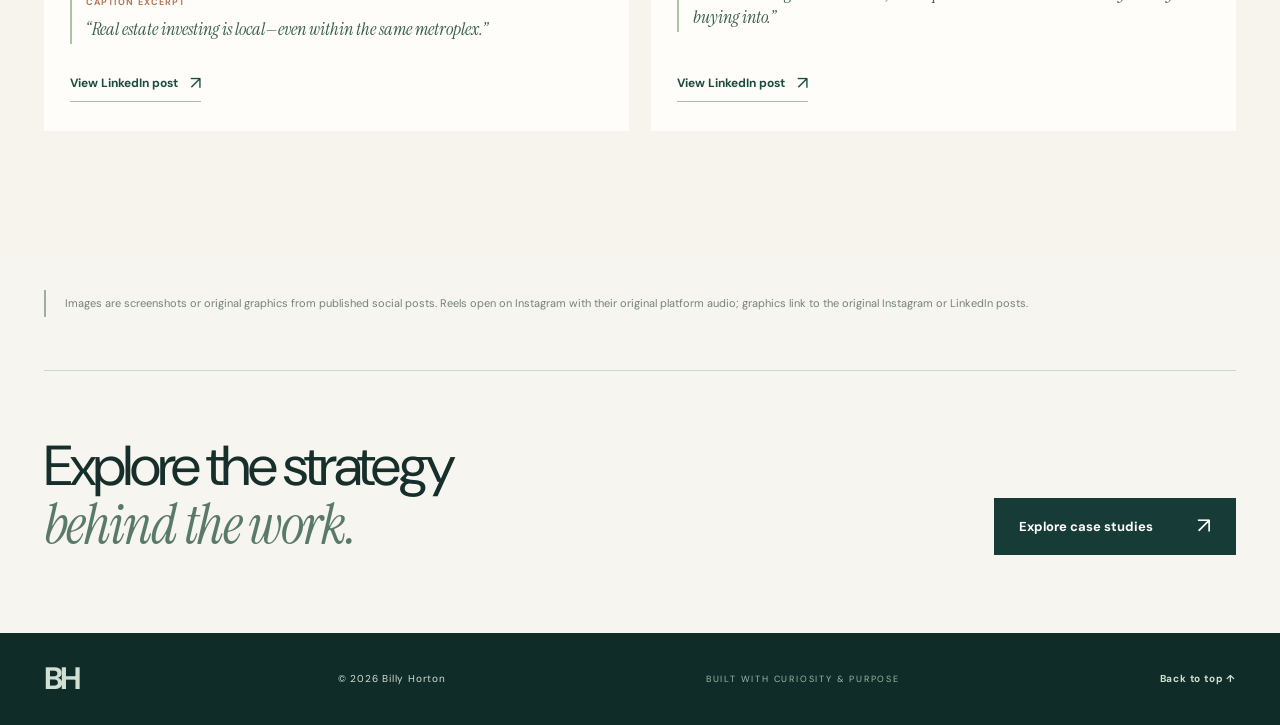
<file: samples/index.html>
<!doctype html>
<html lang="en"><head><meta charset="utf-8"><meta name="viewport" content="width=device-width, initial-scale=1"><meta name="theme-color" content="#173b37"><meta name="description" content="A growing library of digital marketing, writing, and research samples from Billy Horton."><meta property="og:type" content="website"><meta property="og:title" content="Creative Samples | Billy Horton"><meta property="og:description" content="A growing library of digital marketing, writing, and research samples from Billy Horton."><title>Creative Samples | Billy Horton</title><link rel="preconnect" href="https://fonts.googleapis.com"><link rel="preconnect" href="https://fonts.gstatic.com" crossorigin><link href="https://fonts.googleapis.com/css2?family=DM+Sans:wght@400;500;600;700&family=Instrument+Serif:ital@0;1&display=swap" rel="stylesheet"><link rel="icon" type="image/svg+xml" href="/favicon.svg"><link rel="stylesheet" href="/styles.css"><script defer src="/script.js"></script></head>
<body><a href="#main" class="skip-link">Skip to content</a><div class="topline"><span class="availability-dot" aria-hidden="true"></span> DIGITAL MARKETING · CONTENT STRATEGY · CREATIVE STORYTELLING <span class="topline-location">PRINCETON, TX</span></div>
<header class="site-header"><div class="nav-shell container"><a class="wordmark" href="/" aria-label="Billy Horton home"><span class="mark">BH</span><span class="wordmark-text">BILLY HORTON<br><small>MARKETING PORTFOLIO</small></span></a><button class="menu-button" id="menu-button" aria-label="Open navigation" aria-controls="site-nav" aria-expanded="false"><span></span><span></span></button><nav class="site-nav" id="site-nav" aria-label="Main navigation"><a href="/work/" class="" >Work</a><a href="/samples/" class="active" aria-current="page">Samples</a><a href="/about/" class="" >About</a><a href="/#contact" class="nav-cta " >Let's connect <span aria-hidden="true">↗</span></a></nav></div></header>
<main id="main"><section class="page-intro page-intro-cream sample-page-hero "><div class="container"><nav class="crumbs" aria-label="Breadcrumb"><a href="/">Home</a><span aria-hidden="true">/</span><span aria-current="page">Samples</span></nav><span class="section-number">ORIGINAL WORK / SELECTED SAMPLES</span><div class="page-intro-split"><h1>Made to<br><em>be seen.</em></h1><p>A selection of published creative across outdoor content and property management, including short-form video, educational graphics, and audience-focused copy. The case studies provide further context on strategy and execution.</p></div><nav class="sample-jump-nav" aria-label="Browse sample sections"><span>JUMP TO</span><a href="#reels">VIDEO &amp; REELS <span aria-hidden="true">↘</span></a><a href="#outdoor-education">OUTDOOR EDUCATION <span aria-hidden="true">↘</span></a><a href="#social-creative">PMI SOCIAL CONTENT <span aria-hidden="true">↘</span></a></nav></div></section><section class="sample-gallery-section sample-gallery-reel section-pad" id="reels"><div class="container"><div class="sample-gallery-heading"><div><span class="section-number">01 / VIDEO &amp; REELS</span><h2>Short-form video with purpose.</h2></div><p>Two reels introduce Outdoor Weekend Warriors and invite people to get outside. The third turns an unexpected wildlife fact into a Shark Week learning moment.</p></div><div class="sample-gallery-grid"><article class="sample-reel-card"><a class="sample-reel-cover" href="https://www.instagram.com/reel/DK0RtcgS4-N/" target="_blank" rel="noopener noreferrer" aria-label="Watch Your Weekend. Your Adventure. on Instagram"><img src="/assets/oww-promo-your-weekend.png" loading="lazy" width="450" height="810" alt="Vertical promotional reel cover showing friends beside a beach campfire beneath the words Your Weekend, Your Adventure and the Outdoor Weekend Warriors logo."><span class="sample-reel-play" aria-hidden="true">▶</span><span class="sample-reel-cover-label">WATCH ORIGINAL <span aria-hidden="true">↗</span></span></a><div class="sample-reel-copy"><span class="sample-format">BRAND PROMOTION</span><h3>Your Weekend. Your Adventure.</h3><p>A brand-positioning reel that turns a simple weekend into an invitation to explore, recharge, and make time for adventure.</p><blockquote class="sample-reel-quote"><span>CAPTION EXCERPT</span>“What if the weekend was more than just a break from work?”</blockquote><a href="https://www.instagram.com/reel/DK0RtcgS4-N/" target="_blank" rel="noopener noreferrer">Watch the reel on Instagram <span aria-hidden="true">↗</span></a></div></article><article class="sample-reel-card"><a class="sample-reel-cover" href="https://www.instagram.com/reel/DLI5pGRuO-3/" target="_blank" rel="noopener noreferrer" aria-label="Watch How Do You Friday? on Instagram"><img src="/assets/oww-promo-how-do-you-friday.png" loading="lazy" width="450" height="810" alt="Vertical promotional reel cover showing a couple relaxing beside a camping tent and the words How Do You Friday."><span class="sample-reel-play" aria-hidden="true">▶</span><span class="sample-reel-cover-label">WATCH ORIGINAL <span aria-hidden="true">↗</span></span></a><div class="sample-reel-copy"><span class="sample-format">BRAND PROMOTION / ENGAGEMENT</span><h3>How Do You Friday?</h3><p>A question-led reel built around road trips, hiking, and camping, with a direct prompt to get the audience talking.</p><blockquote class="sample-reel-quote"><span>CAPTION EXCERPT</span>“The weekend doesn’t have to be complicated. Just get out there — your way.”</blockquote><a href="https://www.instagram.com/reel/DLI5pGRuO-3/" target="_blank" rel="noopener noreferrer">Watch the reel on Instagram <span aria-hidden="true">↗</span></a></div></article><article class="sample-reel-card"><a class="sample-reel-cover" href="https://www.instagram.com/reel/DMYtc6UtJPQ/" target="_blank" rel="noopener noreferrer" aria-label="Watch Meet the Bull Shark on Instagram"><img src="/assets/oww-reel-meet-the-bull-shark.png" loading="lazy" width="450" height="810" alt="Vertical underwater reel cover with a bull shark swimming over bright blue water and the words Meet the Bull Shark."><span class="sample-reel-play" aria-hidden="true">▶</span><span class="sample-reel-cover-label">WATCH ORIGINAL <span aria-hidden="true">↗</span></span></a><div class="sample-reel-copy"><span class="sample-format">EDUCATIONAL / SHARK WEEK</span><h3>Meet the Bull Shark</h3><p>An educational wildlife spotlight explaining how bull sharks can move between saltwater and freshwater environments.</p><blockquote class="sample-reel-quote"><span>CAPTION EXCERPT</span>“When most people think about sharks, they picture deep oceans and coastal waters. But bull sharks aren’t most sharks.”</blockquote><a href="https://www.instagram.com/reel/DMYtc6UtJPQ/" target="_blank" rel="noopener noreferrer">Watch the reel on Instagram <span aria-hidden="true">↗</span></a></div></article></div></div></section><section class="sample-gallery-section sample-gallery-owwstatic section-pad" id="outdoor-education"><div class="container"><div class="sample-gallery-heading"><div><span class="section-number">02 / OUTDOOR EDUCATION</span><h2>Making outdoor education accessible.</h2></div><p>Two different approaches to educational Instagram content: one highlights conservation and outdoor stewardship, while the other turns the science of a familiar trail experience into an approachable story.</p></div><div class="sample-gallery-grid"><article class="sample-social-card"><a class="sample-social-image" href="https://www.instagram.com/p/DO88r8ykWXA/" target="_blank" rel="noopener noreferrer" aria-label="View Instagram post: How Hunters &amp; Anglers Protect the Outdoors"><img src="/assets/oww-national-hunting-fishing-day.png" loading="lazy" width="1254" height="1254" alt="Outdoor Weekend Warriors infographic titled Top 4 Ways Hunters and Anglers Protect the Outdoors with scenes of hunting, fishing, and paddling."><span class="sample-image-open">VIEW POST <span aria-hidden="true">↗</span></span></a><div class="sample-social-copy"><span class="sample-format">INSTAGRAM / CONSERVATION</span><h3>How Hunters &amp; Anglers Protect the Outdoors</h3><p>A National Hunting and Fishing Day post connecting outdoor recreation with habitat restoration, wildlife management, and public-land stewardship.</p><blockquote class="sample-reel-quote"><span>CAPTION EXCERPT</span>“It&#39;s about stewardship, responsibility, and keeping our wild spaces thriving for the next generation.”</blockquote><a class="sample-social-link" href="https://www.instagram.com/p/DO88r8ykWXA/" target="_blank" rel="noopener noreferrer">View Instagram post <span aria-hidden="true">↗</span></a></div></article><article class="sample-social-card"><a class="sample-social-image" href="https://www.instagram.com/p/DMv1SqBS4fi/" target="_blank" rel="noopener noreferrer" aria-label="View Instagram post: Smells Like Rain"><img src="/assets/oww-smells-like-rain.png" loading="lazy" width="1254" height="1254" alt="Outdoor Weekend Warriors graphic of an orange tent in a rain-soaked forest with the headline It Turns Out That Rain Does Have a Smell."><span class="sample-image-open">VIEW POST <span aria-hidden="true">↗</span></span></a><div class="sample-social-copy"><span class="sample-format">INSTAGRAM / OUTDOOR SCIENCE</span><h3>Smells Like Rain</h3><p>A nature-science post using a recognizable outdoor experience to introduce the idea of petrichor and spark curiosity.</p><blockquote class="sample-reel-quote"><span>CAPTION EXCERPT</span>“Ever notice that fresh, earthy smell right before it rains?”</blockquote><a class="sample-social-link" href="https://www.instagram.com/p/DMv1SqBS4fi/" target="_blank" rel="noopener noreferrer">View Instagram post <span aria-hidden="true">↗</span></a></div></article></div></div></section><section class="sample-gallery-section sample-gallery-pmi section-pad" id="social-creative"><div class="container"><div class="sample-gallery-heading"><div><span class="section-number">03 / PMI SOCIAL CONTENT</span><h2>Different audiences. Different messages.</h2></div><p>PMI DFW Properties content ranges from conversational posts for renters to practical, information-rich advice for property investors. These examples show how the approach changes with the audience.</p></div><div class="sample-gallery-grid"><article class="sample-pmi-reel"><a class="sample-pmi-reel-image" href="https://www.instagram.com/reel/DEpvFmtgDeO/" target="_blank" rel="noopener noreferrer" aria-label="Watch What&#39;s the Biggest Challenge You Face as a Renter? on Instagram"><img src="/assets/pmi-ready-for-new-neighbors.png" loading="lazy" width="811" height="789" alt="Screenshot of an Instagram Reel with a group of neighbors dancing and the question Ready for new neighbors on screen."><span class="sample-reel-play" aria-hidden="true">▶</span><span class="sample-reel-cover-label">WATCH ON INSTAGRAM <span aria-hidden="true">↗</span></span></a><div class="sample-pmi-reel-copy"><span class="sample-format">INSTAGRAM REEL / RENTER ENGAGEMENT</span><h3>What&#39;s the Biggest Challenge You Face as a Renter?</h3><p>An early promotional Reel built around an everyday renter question, using a lighthearted poll to encourage comments and conversation.</p><blockquote class="sample-reel-quote"><span>CAPTION EXCERPT</span>“What&#39;s the biggest challenge you face as a renter?”</blockquote><a class="sample-social-link" href="https://www.instagram.com/reel/DEpvFmtgDeO/" target="_blank" rel="noopener noreferrer">Watch the reel on Instagram <span aria-hidden="true">↗</span></a></div></article><article class="sample-social-card"><a class="sample-social-image sample-social-image-portrait" href="https://www.instagram.com/p/DeayO8IR-Tt/" target="_blank" rel="noopener noreferrer" aria-label="View Instagram post: The 60–30–10 Color Rule"><img src="/assets/pmi-60-30-10-color-rule.png" loading="lazy" width="1122" height="1402" alt="PMI DFW Properties vertical infographic explaining the 60–30–10 color rule with examples of cream, sage green, and terracotta home décor."><span class="sample-image-open">VIEW POST <span aria-hidden="true">↗</span></span></a><div class="sample-social-copy"><span class="sample-format">INSTAGRAM / RENTER EDUCATION</span><h3>The 60–30–10 Color Rule</h3><p>An accessible interior-design guide showing renters how to coordinate a space using an easy three-color approach—without repainting.</p><blockquote class="sample-reel-quote"><span>CAPTION EXCERPT</span>“You don&#39;t need to paint your walls or buy new furniture to create a beautifully coordinated space!”</blockquote><a class="sample-social-link" href="https://www.instagram.com/p/DeayO8IR-Tt/" target="_blank" rel="noopener noreferrer">View Instagram post <span aria-hidden="true">↗</span></a></div></article><article class="sample-social-card"><a class="sample-social-image" href="https://www.linkedin.com/feed/update/urn:li:activity:7518272664805756928" target="_blank" rel="noopener noreferrer" aria-label="View LinkedIn post: When a Move-In Incentive Makes Sense"><img src="/assets/pmi-move-in-incentive.png" loading="lazy" width="1254" height="1254" alt="PMI LinkedIn graphic about move-in incentives with house keys and icons for vacancy costs, competition, pricing, timing, and returns."><span class="sample-image-open">VIEW POST <span aria-hidden="true">↗</span></span></a><div class="sample-social-copy"><span class="sample-format">LINKEDIN / LEASING STRATEGY</span><h3>When a Move-In Incentive Makes Sense</h3><p>Explains how owners can weigh a temporary concession against potential vacancy costs and pricing decisions.</p><blockquote class="sample-reel-quote"><span>CAPTION EXCERPT</span>“But sometimes, a small upfront concession can be less expensive than waiting several additional weeks for a tenant.”</blockquote><a class="sample-social-link" href="https://www.linkedin.com/feed/update/urn:li:activity:7518272664805756928" target="_blank" rel="noopener noreferrer">View LinkedIn post <span aria-hidden="true">↗</span></a></div></article><article class="sample-social-card"><a class="sample-social-image" href="https://www.linkedin.com/feed/update/urn:li:activity:7519363296253272064" target="_blank" rel="noopener noreferrer" aria-label="View LinkedIn post: Why DFW Rental Averages Can Be Misleading"><img src="/assets/pmi-dfw-rental-averages.png" loading="lazy" width="1254" height="1254" alt="PMI LinkedIn market graphic showing September rental days on market for Allen, Plano, Dallas, Mesquite, and DFW overall."><span class="sample-image-open">VIEW POST <span aria-hidden="true">↗</span></span></a><div class="sample-social-copy"><span class="sample-format">LINKEDIN / MARKET EDUCATION</span><h3>Why DFW Rental Averages Can Be Misleading</h3><p>Uses city-level days-on-market figures to show why regional averages need local context.</p><blockquote class="sample-reel-quote"><span>CAPTION EXCERPT</span>“Real estate investing is local—even within the same metroplex.”</blockquote><a class="sample-social-link" href="https://www.linkedin.com/feed/update/urn:li:activity:7519363296253272064" target="_blank" rel="noopener noreferrer">View LinkedIn post <span aria-hidden="true">↗</span></a></div></article><article class="sample-social-card"><a class="sample-social-image" href="https://www.linkedin.com/feed/update/urn:li:activity:7517910376261455872" target="_blank" rel="noopener noreferrer" aria-label="View LinkedIn post: Buying a Rental in an HOA Community"><img src="/assets/pmi-hoa-rental-owners.png" loading="lazy" width="1254" height="1254" alt="PMI LinkedIn post graphic showing a landscaped HOA neighborhood entrance and a headline encouraging rental owners to read before buying."><span class="sample-image-open">VIEW POST <span aria-hidden="true">↗</span></span></a><div class="sample-social-copy"><span class="sample-format">LINKEDIN / INVESTOR EDUCATION</span><h3>Buying a Rental in an HOA Community</h3><p>Highlights the restrictions, fees, and responsibilities investors should review before purchasing in an HOA neighborhood.</p><blockquote class="sample-reel-quote"><span>CAPTION EXCERPT</span>“Before making an investment, it&#39;s important to understand exactly what you&#39;re buying into.”</blockquote><a class="sample-social-link" href="https://www.linkedin.com/feed/update/urn:li:activity:7517910376261455872" target="_blank" rel="noopener noreferrer">View LinkedIn post <span aria-hidden="true">↗</span></a></div></article></div></div></section><section class="sample-last-word"><div class="container"><p>Images are screenshots or original graphics from published social posts. Reels open on Instagram with their original platform audio; graphics link to the original Instagram or LinkedIn posts.</p><div class="samples-bridge"><h2>Explore the strategy<br><em>behind the work.</em></h2><a class="button button-dark" href="/work/">Explore case studies <span aria-hidden="true">↗</span></a></div></div></section></main>
<footer class="footer"><div class="container footer-inner"><a class="footer-brand" href="/" aria-label="Billy Horton home">BH</a><span>© <span id="year">2026</span> Billy Horton</span><span>BUILT WITH CURIOSITY &amp; PURPOSE</span><a href="/#top">Back to top ↑</a></div></footer></body></html>
</file>
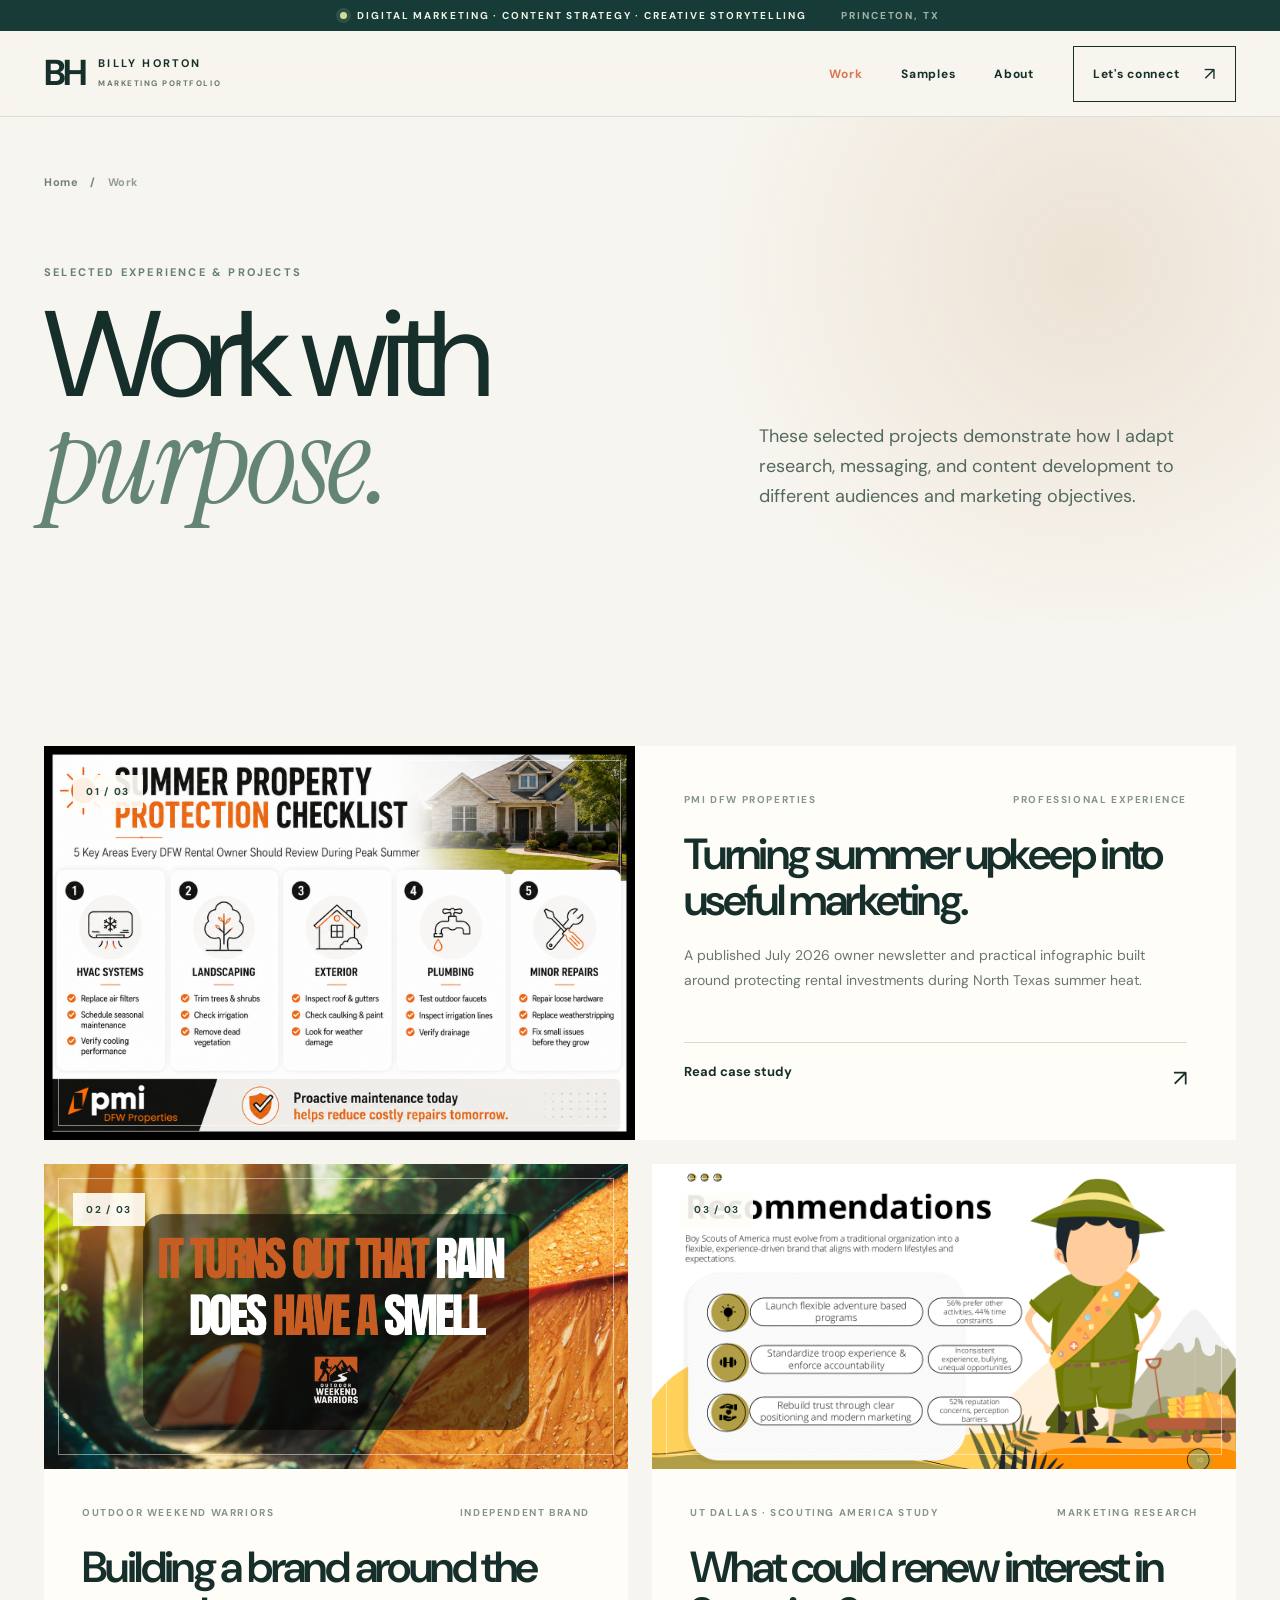
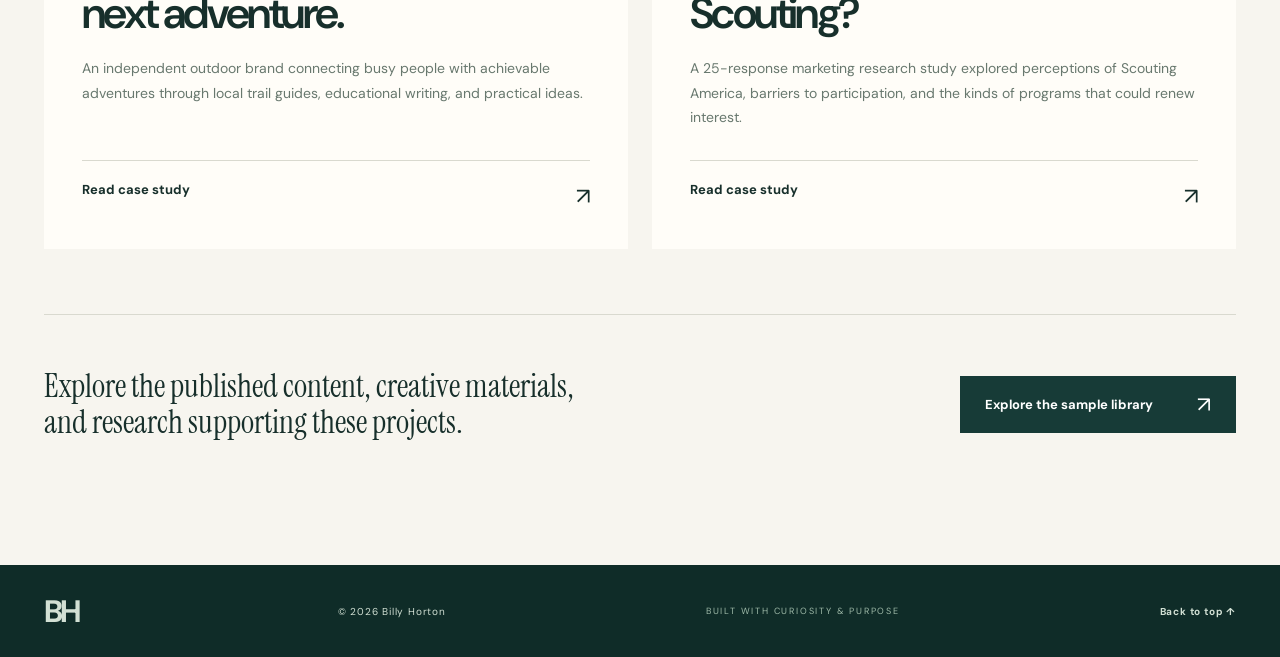
<file: work/index.html>
<!doctype html>
<html lang="en"><head><meta charset="utf-8"><meta name="viewport" content="width=device-width, initial-scale=1"><meta name="theme-color" content="#173b37"><meta name="description" content="Selected digital marketing experience and projects from Billy Horton."><meta property="og:type" content="website"><meta property="og:title" content="Selected Work | Billy Horton"><meta property="og:description" content="Selected digital marketing experience and projects from Billy Horton."><title>Selected Work | Billy Horton</title><link rel="preconnect" href="https://fonts.googleapis.com"><link rel="preconnect" href="https://fonts.gstatic.com" crossorigin><link href="https://fonts.googleapis.com/css2?family=DM+Sans:wght@400;500;600;700&family=Instrument+Serif:ital@0;1&display=swap" rel="stylesheet"><link rel="icon" type="image/svg+xml" href="/favicon.svg"><link rel="stylesheet" href="/styles.css"><script defer src="/script.js"></script></head>
<body><a href="#main" class="skip-link">Skip to content</a><div class="topline"><span class="availability-dot" aria-hidden="true"></span> DIGITAL MARKETING · CONTENT STRATEGY · CREATIVE STORYTELLING <span class="topline-location">PRINCETON, TX</span></div>
<header class="site-header"><div class="nav-shell container"><a class="wordmark" href="/" aria-label="Billy Horton home"><span class="mark">BH</span><span class="wordmark-text">BILLY HORTON<br><small>MARKETING PORTFOLIO</small></span></a><button class="menu-button" id="menu-button" aria-label="Open navigation" aria-controls="site-nav" aria-expanded="false"><span></span><span></span></button><nav class="site-nav" id="site-nav" aria-label="Main navigation"><a href="/work/" class="active" aria-current="page">Work</a><a href="/samples/" class="" >Samples</a><a href="/about/" class="" >About</a><a href="/#contact" class="nav-cta " >Let's connect <span aria-hidden="true">↗</span></a></nav></div></header>
<main id="main"><section class="page-intro page-intro-cream"><div class="container"><nav class="crumbs" aria-label="Breadcrumb"><a href="/">Home</a><span aria-hidden="true">/</span><span aria-current="page">Work</span></nav><span class="section-number">SELECTED EXPERIENCE &amp; PROJECTS</span><div class="page-intro-split"><h1>Work with<br><em>purpose.</em></h1><p>These selected projects demonstrate how I adapt research, messaging, and content development to different audiences and marketing objectives.</p></div></div></section><section class="work-index section-pad"><div class="container"><div class="work-index-grid"><a class="work-list-card reveal" href="/work/pmi-dfw-properties/"><div class="work-list-visual visual-pmi"><img class="work-cover-image" src="/assets/pmi-summer-protection-checklist.png" alt="Published PMI DFW Properties summer property protection checklist infographic." loading="lazy"><span class="visual-project-number">01 / 03</span></div><div class="work-list-copy"><div class="card-topline"><span>PMI DFW Properties</span><span>Professional Experience</span></div><h2>Turning summer upkeep into useful marketing.</h2><p>A published July 2026 owner newsletter and practical infographic built around protecting rental investments during North Texas summer heat.</p><span class="inline-arrow">Read case study <span aria-hidden="true">↗</span></span></div></a><a class="work-list-card reveal" href="/work/outdoor-weekend-warriors/"><div class="work-list-visual visual-outdoor"><img class="work-cover-image" src="/assets/oww-smells-like-rain.png" alt="Outdoor Weekend Warriors educational social graphic showing an orange tent in a lush forest during rainfall." loading="lazy"><span class="visual-project-number">02 / 03</span></div><div class="work-list-copy"><div class="card-topline"><span>Outdoor Weekend Warriors</span><span>Independent Brand</span></div><h2>Building a brand around the next adventure.</h2><p>An independent outdoor brand connecting busy people with achievable adventures through local trail guides, educational writing, and practical ideas.</p><span class="inline-arrow">Read case study <span aria-hidden="true">↗</span></span></div></a><a class="work-list-card reveal" href="/work/utd-marketing-research/"><div class="work-list-visual visual-research"><img class="work-cover-image" src="/assets/scouting-america-recommendations.png" alt="Original UT Dallas Scouting America marketing research presentation slide summarizing three strategic recommendations." loading="lazy"><span class="visual-project-number">03 / 03</span></div><div class="work-list-copy"><div class="card-topline"><span>UT Dallas · Scouting America Study</span><span>Marketing Research</span></div><h2>What could renew interest in Scouting?</h2><p>A 25-response marketing research study explored perceptions of Scouting America, barriers to participation, and the kinds of programs that could renew interest.</p><span class="inline-arrow">Read case study <span aria-hidden="true">↗</span></span></div></a></div><div class="index-bridge"><p>Explore the published content, creative materials, and research supporting these projects.</p><a class="button button-dark" href="/samples/">Explore the sample library <span aria-hidden="true">↗</span></a></div></div></section></main>
<footer class="footer"><div class="container footer-inner"><a class="footer-brand" href="/" aria-label="Billy Horton home">BH</a><span>© <span id="year">2026</span> Billy Horton</span><span>BUILT WITH CURIOSITY &amp; PURPOSE</span><a href="/#top">Back to top ↑</a></div></footer></body></html>
</file>
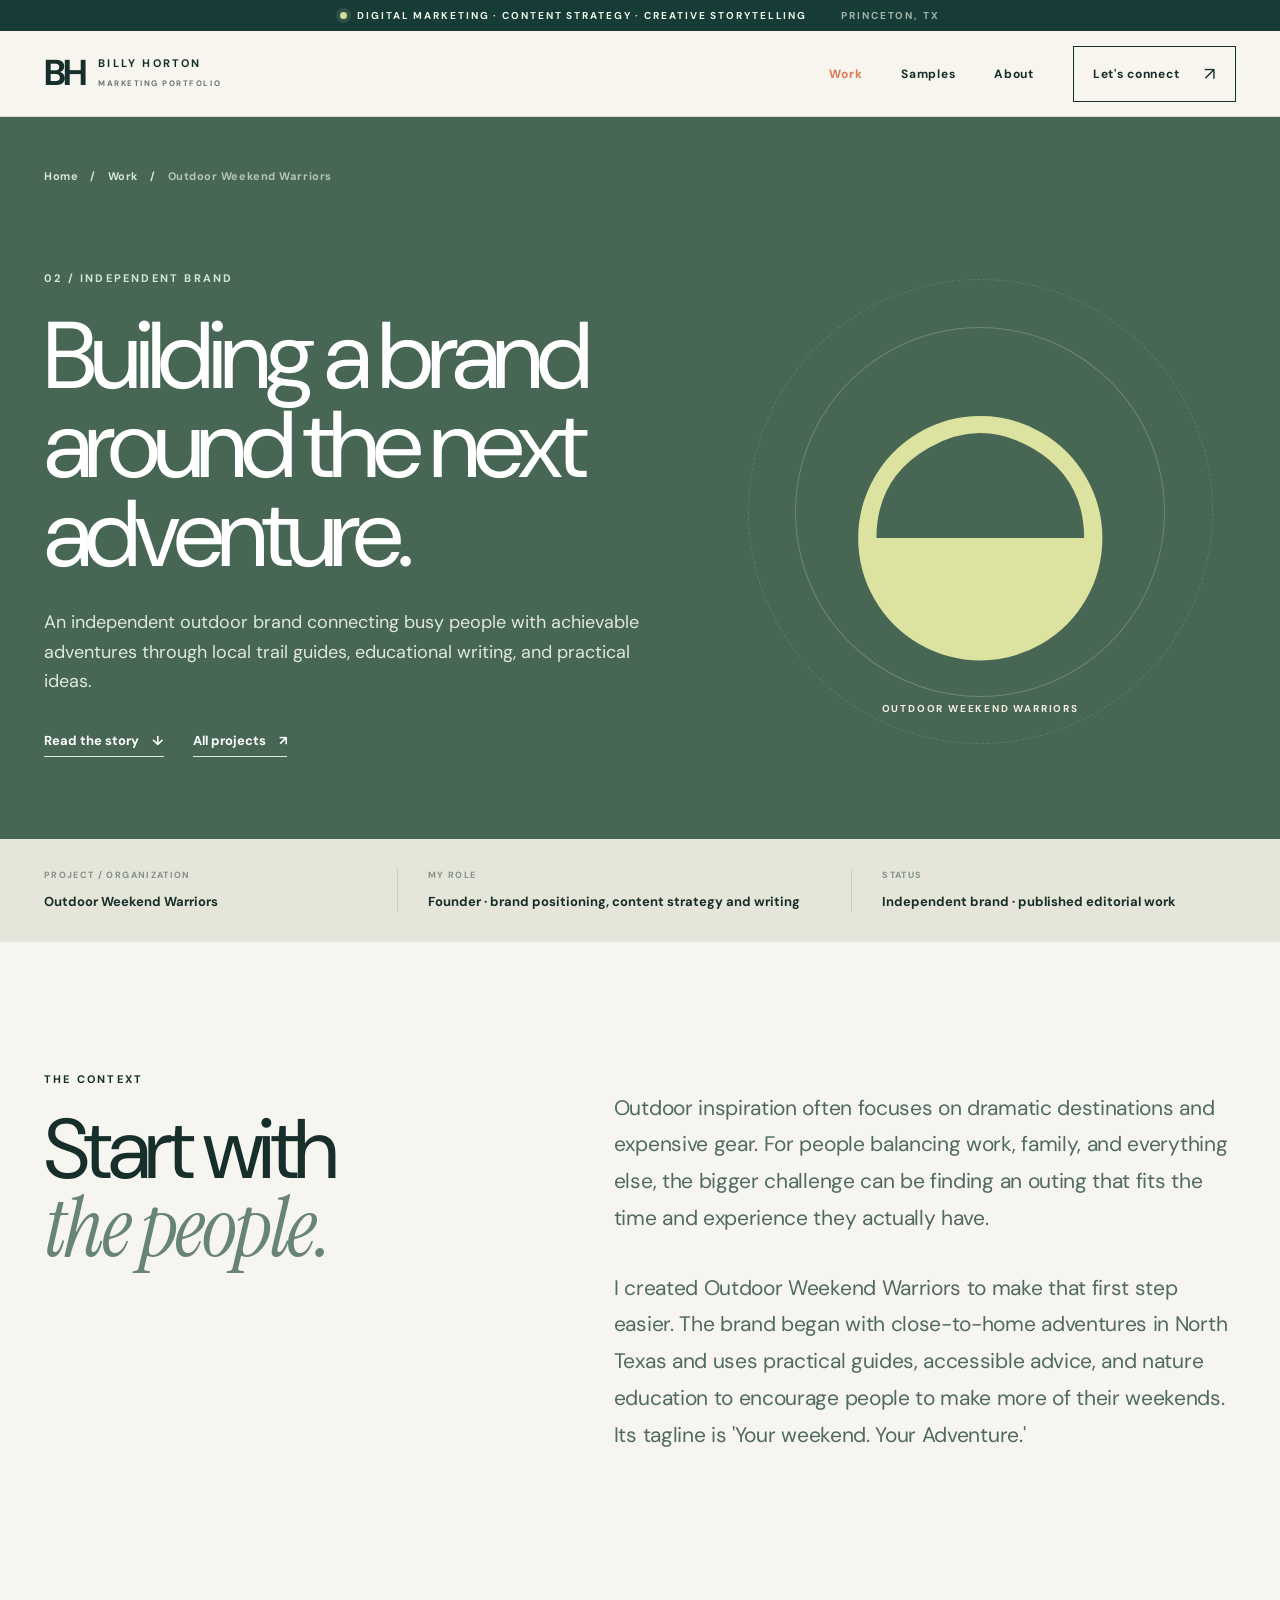
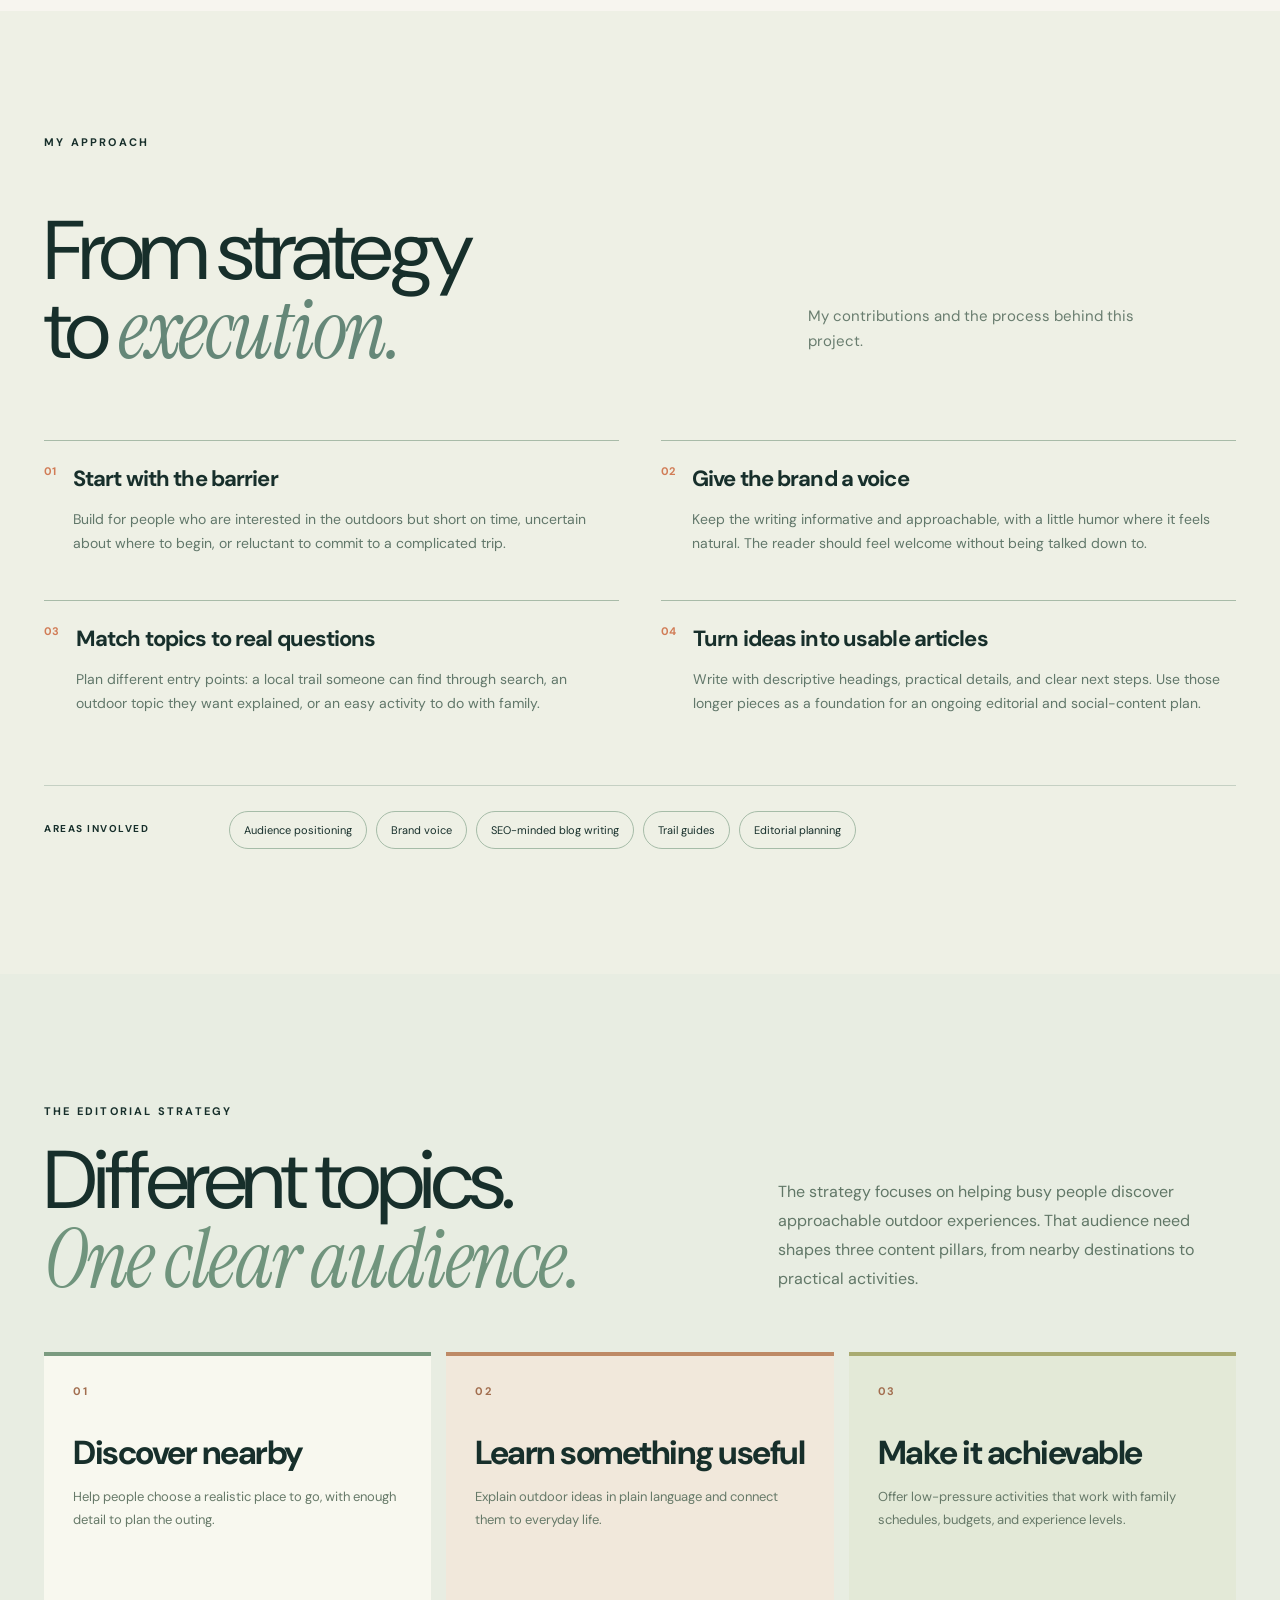
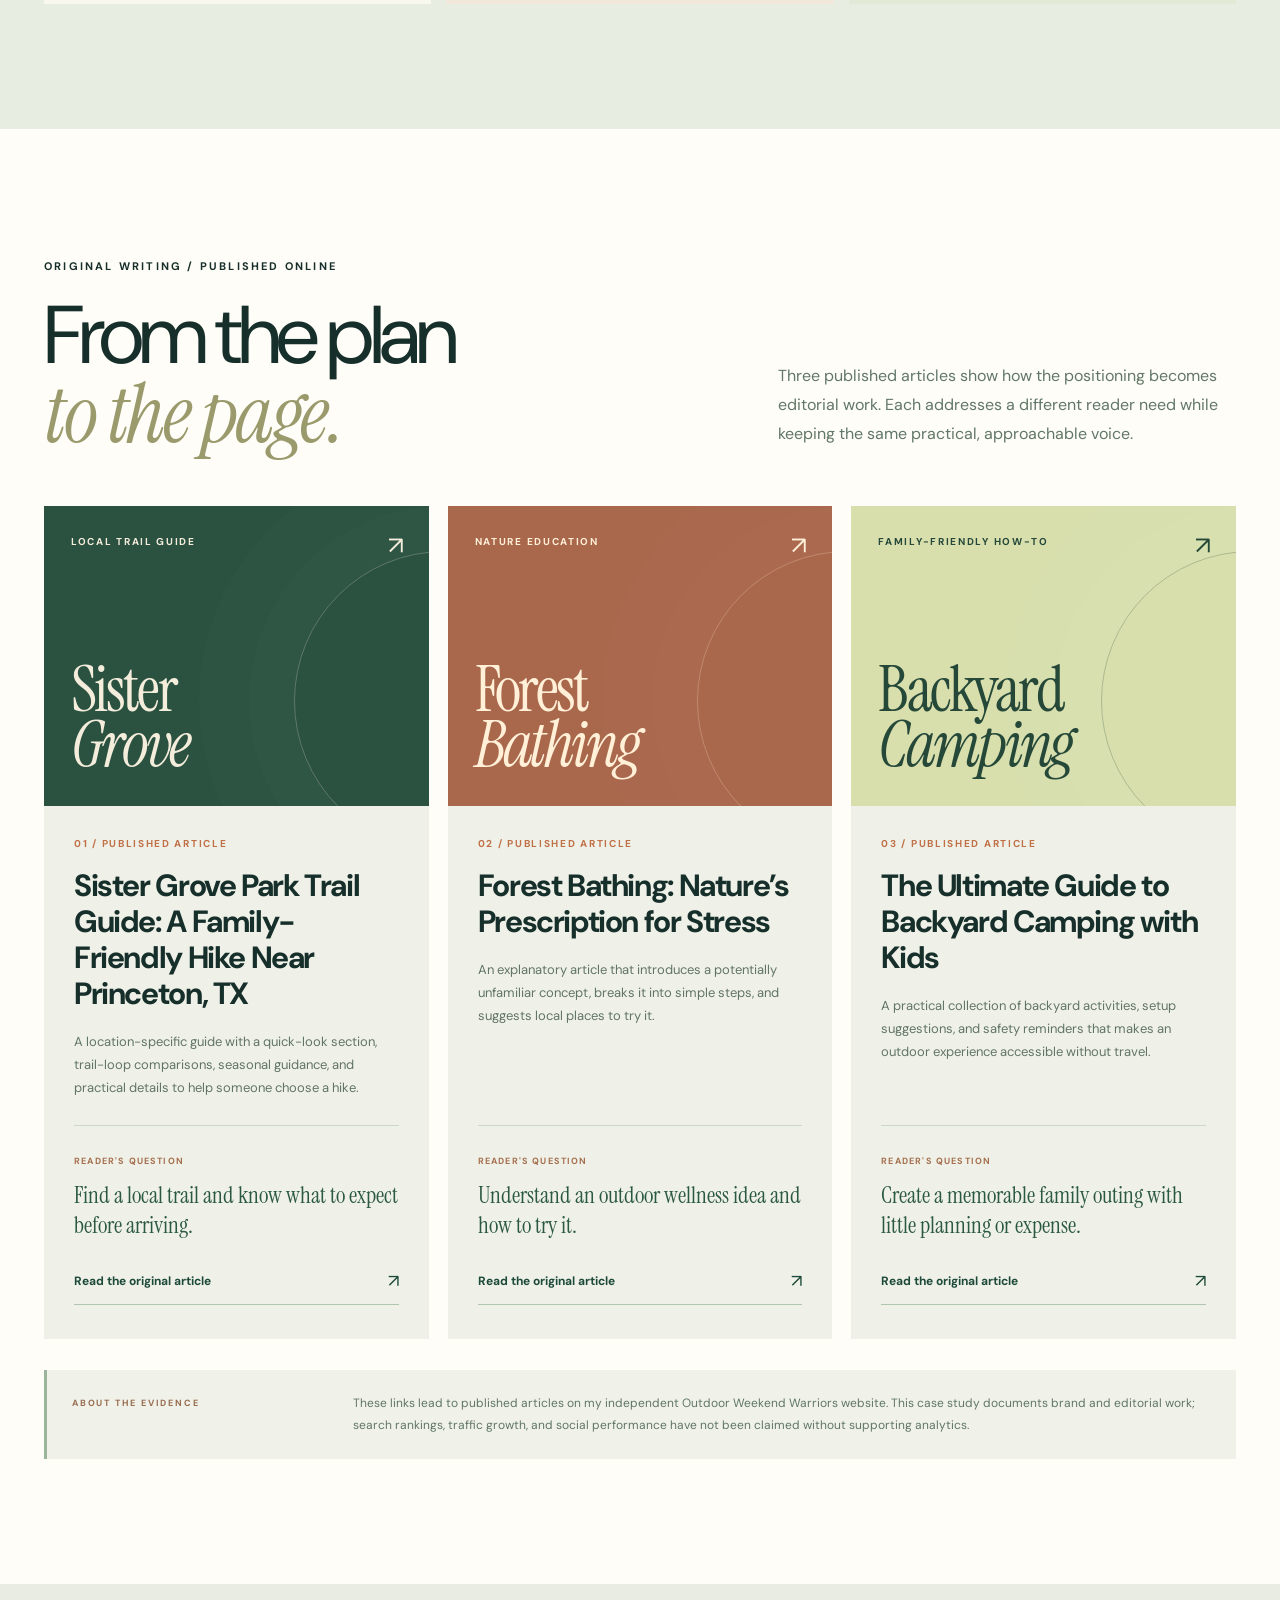
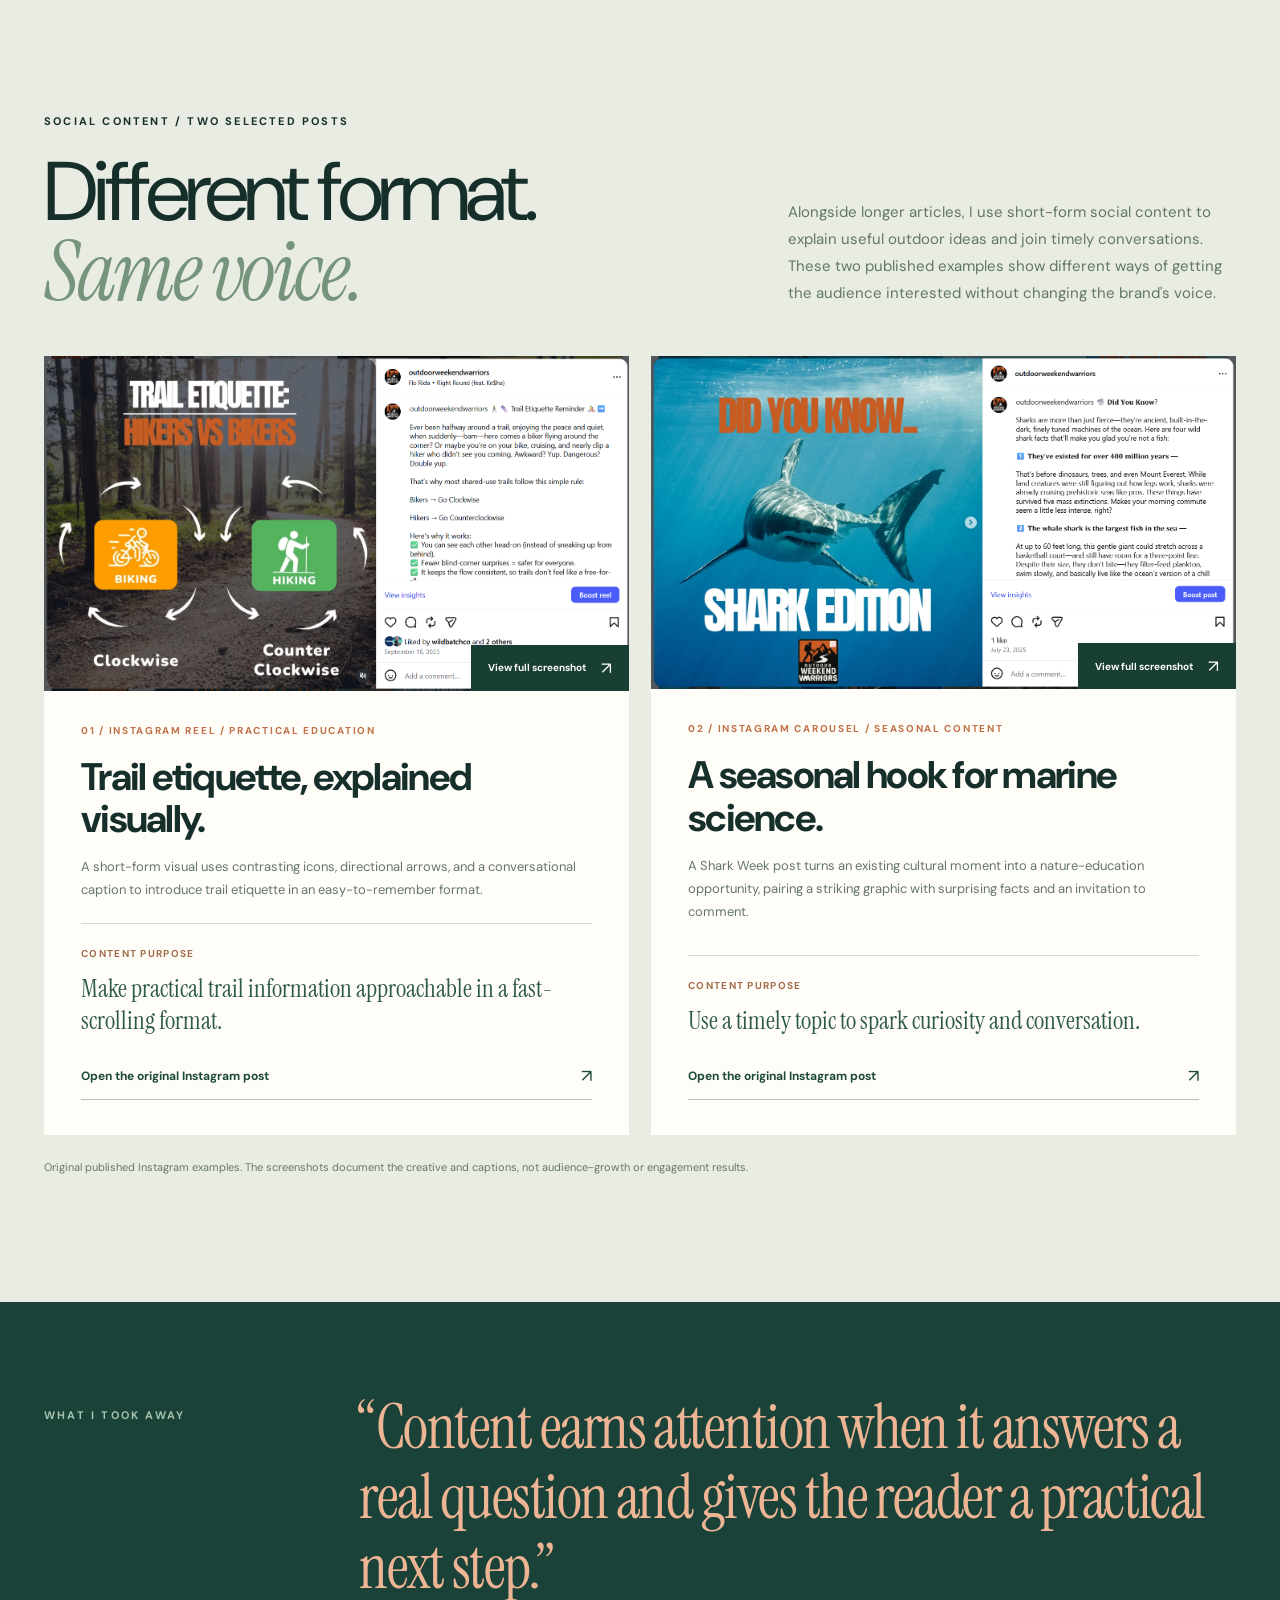
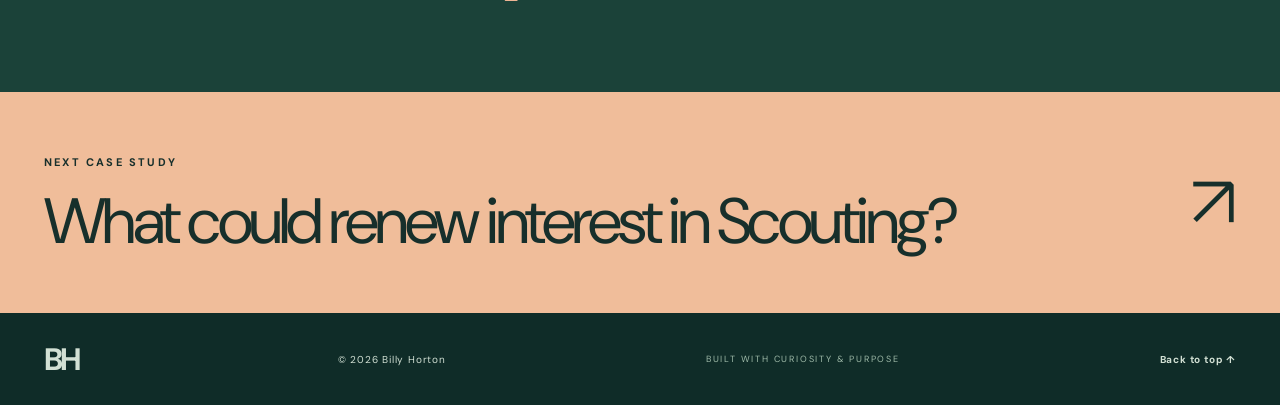
<file: work/outdoor-weekend-warriors/index.html>
<!doctype html>
<html lang="en"><head><meta charset="utf-8"><meta name="viewport" content="width=device-width, initial-scale=1"><meta name="theme-color" content="#173b37"><meta name="description" content="An independent outdoor brand connecting busy people with achievable adventures through local trail guides, educational writing, and practical ideas."><meta property="og:type" content="website"><meta property="og:title" content="Building a brand around the next adventure. | Billy Horton"><meta property="og:description" content="An independent outdoor brand connecting busy people with achievable adventures through local trail guides, educational writing, and practical ideas."><title>Building a brand around the next adventure. | Billy Horton</title><link rel="preconnect" href="https://fonts.googleapis.com"><link rel="preconnect" href="https://fonts.gstatic.com" crossorigin><link href="https://fonts.googleapis.com/css2?family=DM+Sans:wght@400;500;600;700&family=Instrument+Serif:ital@0;1&display=swap" rel="stylesheet"><link rel="icon" type="image/svg+xml" href="/favicon.svg"><link rel="stylesheet" href="/styles.css"><script defer src="/script.js"></script></head>
<body><a href="#main" class="skip-link">Skip to content</a><div class="topline"><span class="availability-dot" aria-hidden="true"></span> DIGITAL MARKETING · CONTENT STRATEGY · CREATIVE STORYTELLING <span class="topline-location">PRINCETON, TX</span></div>
<header class="site-header"><div class="nav-shell container"><a class="wordmark" href="/" aria-label="Billy Horton home"><span class="mark">BH</span><span class="wordmark-text">BILLY HORTON<br><small>MARKETING PORTFOLIO</small></span></a><button class="menu-button" id="menu-button" aria-label="Open navigation" aria-controls="site-nav" aria-expanded="false"><span></span><span></span></button><nav class="site-nav" id="site-nav" aria-label="Main navigation"><a href="/work/" class="active" aria-current="page">Work</a><a href="/samples/" class="" >Samples</a><a href="/about/" class="" >About</a><a href="/#contact" class="nav-cta " >Let's connect <span aria-hidden="true">↗</span></a></nav></div></header>
<main id="main"><section class="case-hero case-hero-outdoor"><div class="container"><nav class="crumbs" aria-label="Breadcrumb"><a href="/">Home</a><span aria-hidden="true">/</span><a href="/work/">Work</a><span aria-hidden="true">/</span><span aria-current="page">Outdoor Weekend Warriors</span></nav><div class="case-hero-inner"><div><span class="section-number">02 / Independent Brand</span><h1>Building a brand around the next adventure.</h1><p class="case-deck">An independent outdoor brand connecting busy people with achievable adventures through local trail guides, educational writing, and practical ideas.</p><div class="case-hero-actions"><a class="light-text-link" href="#story">Read the story <span aria-hidden="true">↓</span></a><a class="light-text-link" href="/work/">All projects <span aria-hidden="true">↗</span></a></div></div><div class="case-hero-art" aria-hidden="true"><span class="art-orbit orbit-one"></span><span class="art-orbit orbit-two"></span><span class="case-art-symbol">◒</span><span class="case-art-client">Outdoor Weekend Warriors</span></div></div></div></section>
  <section class="case-facts"><div class="container facts-grid"><div><span>PROJECT / ORGANIZATION</span><strong>Outdoor Weekend Warriors</strong></div><div><span>MY ROLE</span><strong>Founder · brand positioning, content strategy and writing</strong></div><div><span>STATUS</span><strong>Independent brand · published editorial work</strong></div></div></section>
  <section class="case-story section-pad" id="story"><div class="container case-narrative"><div class="narrative-aside"><span class="section-number">THE CONTEXT</span><h2>Start with<br><em>the people.</em></h2></div><div class="narrative-prose"><p>Outdoor inspiration often focuses on dramatic destinations and expensive gear. For people balancing work, family, and everything else, the bigger challenge can be finding an outing that fits the time and experience they actually have.</p><p>I created Outdoor Weekend Warriors to make that first step easier. The brand began with close-to-home adventures in North Texas and uses practical guides, accessible advice, and nature education to encourage people to make more of their weekends. Its tagline is &#39;Your weekend. Your Adventure.&#39;</p></div></div></section>
  <section class="method-section section-pad"><div class="container"><div class="method-intro"><span class="section-number">MY APPROACH</span><h2>From strategy<br>to <em>execution.</em></h2><p>My contributions and the process behind this project.</p></div><div class="method-steps four-steps"><div class="method-step"><span class="method-index">01</span><div><h3>Start with the barrier</h3><p>Build for people who are interested in the outdoors but short on time, uncertain about where to begin, or reluctant to commit to a complicated trip.</p></div></div><div class="method-step"><span class="method-index">02</span><div><h3>Give the brand a voice</h3><p>Keep the writing informative and approachable, with a little humor where it feels natural. The reader should feel welcome without being talked down to.</p></div></div><div class="method-step"><span class="method-index">03</span><div><h3>Match topics to real questions</h3><p>Plan different entry points: a local trail someone can find through search, an outdoor topic they want explained, or an easy activity to do with family.</p></div></div><div class="method-step"><span class="method-index">04</span><div><h3>Turn ideas into usable articles</h3><p>Write with descriptive headings, practical details, and clear next steps. Use those longer pieces as a foundation for an ongoing editorial and social-content plan.</p></div></div></div><div class="channel-list"><span>AREAS INVOLVED</span><div><span>Audience positioning</span><span>Brand voice</span><span>SEO-minded blog writing</span><span>Trail guides</span><span>Editorial planning</span></div></div></div></section>
  <section class="outdoor-strategy section-pad" id="content-strategy"><div class="container"><div class="outdoor-strategy-intro"><div><span class="section-number">THE EDITORIAL STRATEGY</span><h2>Different topics.<br><em>One clear audience.</em></h2></div><p>The strategy focuses on helping busy people discover approachable outdoor experiences. That audience need shapes three content pillars, from nearby destinations to practical activities.</p></div><div class="outdoor-pillars"><article class="outdoor-pillar"><span class="outdoor-pillar-number">01</span><h3>Discover nearby</h3><p>Help people choose a realistic place to go, with enough detail to plan the outing.</p></article><article class="outdoor-pillar"><span class="outdoor-pillar-number">02</span><h3>Learn something useful</h3><p>Explain outdoor ideas in plain language and connect them to everyday life.</p></article><article class="outdoor-pillar"><span class="outdoor-pillar-number">03</span><h3>Make it achievable</h3><p>Offer low-pressure activities that work with family schedules, budgets, and experience levels.</p></article></div></div></section><section class="outdoor-published section-pad" id="original-work"><div class="container"><div class="outdoor-published-intro"><div><span class="section-number">ORIGINAL WRITING / PUBLISHED ONLINE</span><h2>From the plan<br><em>to the page.</em></h2></div><p>Three published articles show how the positioning becomes editorial work. Each addresses a different reader need while keeping the same practical, approachable voice.</p></div><div class="outdoor-articles"><article class="outdoor-article-card"><a class="outdoor-article-cover outdoor-cover-1" href="https://outdoorweekendwarriors.com/sister-grove-park-trail-guide-a-family-friendly-hike-near-princeton-tx/" target="_blank" rel="noopener noreferrer" aria-label="Read published article: Sister Grove Park Trail Guide: A Family-Friendly Hike Near Princeton, TX"><span class="outdoor-cover-label">LOCAL TRAIL GUIDE</span><strong>Sister<br><em>Grove</em></strong><span class="outdoor-cover-arrow" aria-hidden="true">↗</span></a><div class="outdoor-article-body"><span class="showcase-label">01 / PUBLISHED ARTICLE</span><h3>Sister Grove Park Trail Guide: A Family-Friendly Hike Near Princeton, TX</h3><p>A location-specific guide with a quick-look section, trail-loop comparisons, seasonal guidance, and practical details to help someone choose a hike.</p><div class="outdoor-reader-need"><span>READER'S QUESTION</span><p>Find a local trail and know what to expect before arriving.</p></div><a class="outdoor-article-link" href="https://outdoorweekendwarriors.com/sister-grove-park-trail-guide-a-family-friendly-hike-near-princeton-tx/" target="_blank" rel="noopener noreferrer">Read the original article <span aria-hidden="true">↗</span></a></div></article><article class="outdoor-article-card"><a class="outdoor-article-cover outdoor-cover-2" href="https://outdoorweekendwarriors.com/forest-bathing-natures-prescription-for-stress/" target="_blank" rel="noopener noreferrer" aria-label="Read published article: Forest Bathing: Nature’s Prescription for Stress"><span class="outdoor-cover-label">NATURE EDUCATION</span><strong>Forest<br><em>Bathing</em></strong><span class="outdoor-cover-arrow" aria-hidden="true">↗</span></a><div class="outdoor-article-body"><span class="showcase-label">02 / PUBLISHED ARTICLE</span><h3>Forest Bathing: Nature’s Prescription for Stress</h3><p>An explanatory article that introduces a potentially unfamiliar concept, breaks it into simple steps, and suggests local places to try it.</p><div class="outdoor-reader-need"><span>READER'S QUESTION</span><p>Understand an outdoor wellness idea and how to try it.</p></div><a class="outdoor-article-link" href="https://outdoorweekendwarriors.com/forest-bathing-natures-prescription-for-stress/" target="_blank" rel="noopener noreferrer">Read the original article <span aria-hidden="true">↗</span></a></div></article><article class="outdoor-article-card"><a class="outdoor-article-cover outdoor-cover-3" href="https://outdoorweekendwarriors.com/the-ultimate-guide-to-backyard-camping-with-kids/" target="_blank" rel="noopener noreferrer" aria-label="Read published article: The Ultimate Guide to Backyard Camping with Kids"><span class="outdoor-cover-label">FAMILY-FRIENDLY HOW-TO</span><strong>Backyard<br><em>Camping</em></strong><span class="outdoor-cover-arrow" aria-hidden="true">↗</span></a><div class="outdoor-article-body"><span class="showcase-label">03 / PUBLISHED ARTICLE</span><h3>The Ultimate Guide to Backyard Camping with Kids</h3><p>A practical collection of backyard activities, setup suggestions, and safety reminders that makes an outdoor experience accessible without travel.</p><div class="outdoor-reader-need"><span>READER'S QUESTION</span><p>Create a memorable family outing with little planning or expense.</p></div><a class="outdoor-article-link" href="https://outdoorweekendwarriors.com/the-ultimate-guide-to-backyard-camping-with-kids/" target="_blank" rel="noopener noreferrer">Read the original article <span aria-hidden="true">↗</span></a></div></article></div><div class="outdoor-proof-note"><span class="section-number">ABOUT THE EVIDENCE</span><p>These links lead to published articles on my independent Outdoor Weekend Warriors website. This case study documents brand and editorial work; search rankings, traffic growth, and social performance have not been claimed without supporting analytics.</p></div></div></section><section class="outdoor-social-section section-pad" id="social-examples"><div class="container"><div class="outdoor-social-intro"><div><span class="section-number">SOCIAL CONTENT / TWO SELECTED POSTS</span><h2>Different format.<br><em>Same voice.</em></h2></div><p>Alongside longer articles, I use short-form social content to explain useful outdoor ideas and join timely conversations. These two published examples show different ways of getting the audience interested without changing the brand&#39;s voice.</p></div><div class="outdoor-social-grid"><article class="outdoor-social-card"><a class="outdoor-social-image" href="/assets/outdoor-social-trail-etiquette.png" target="_blank" rel="noopener noreferrer" aria-label="View full-size screenshot of Trail etiquette, explained visually."><img src="/assets/outdoor-social-trail-etiquette.png" width="1458" height="832" loading="lazy" alt="Screenshot of a published Outdoor Weekend Warriors Instagram reel with a hikers-versus-bikers trail-direction graphic and its caption."><span class="outdoor-image-zoom">View full screenshot <span aria-hidden="true">↗</span></span></a><div class="outdoor-social-copy"><span class="showcase-label">01 / INSTAGRAM REEL / PRACTICAL EDUCATION</span><h3>Trail etiquette, explained visually.</h3><p>A short-form visual uses contrasting icons, directional arrows, and a conversational caption to introduce trail etiquette in an easy-to-remember format.</p><div class="outdoor-social-goal"><span>CONTENT PURPOSE</span><p>Make practical trail information approachable in a fast-scrolling format.</p></div><a class="outdoor-article-link" href="https://www.instagram.com/reel/DOrhZaDAc5U/" target="_blank" rel="noopener noreferrer">Open the original Instagram post <span aria-hidden="true">↗</span></a></div></article><article class="outdoor-social-card"><a class="outdoor-social-image" href="/assets/outdoor-social-shark-week.png" target="_blank" rel="noopener noreferrer" aria-label="View full-size screenshot of A seasonal hook for marine science."><img src="/assets/outdoor-social-shark-week.png" width="1458" height="832" loading="lazy" alt="Screenshot of a published Outdoor Weekend Warriors Shark Week Instagram carousel with a shark image, bold headline, and its educational caption."><span class="outdoor-image-zoom">View full screenshot <span aria-hidden="true">↗</span></span></a><div class="outdoor-social-copy"><span class="showcase-label">02 / INSTAGRAM CAROUSEL / SEASONAL CONTENT</span><h3>A seasonal hook for marine science.</h3><p>A Shark Week post turns an existing cultural moment into a nature-education opportunity, pairing a striking graphic with surprising facts and an invitation to comment.</p><div class="outdoor-social-goal"><span>CONTENT PURPOSE</span><p>Use a timely topic to spark curiosity and conversation.</p></div><a class="outdoor-article-link" href="https://www.instagram.com/p/DMdQkBeO4wD/" target="_blank" rel="noopener noreferrer">Open the original Instagram post <span aria-hidden="true">↗</span></a></div></article></div><p class="outdoor-social-note">Original published Instagram examples. The screenshots document the creative and captions, not audience-growth or engagement results.</p></div></section><section class="takeaway-section"><div class="container takeaway-inner"><span class="section-number">WHAT I TOOK AWAY</span><blockquote>“Content earns attention when it answers a real question and gives the reader a practical next step.”</blockquote></div></section>

  <section class="next-project"><a href="/work/utd-marketing-research/"><div class="container"><div><span class="section-number">NEXT CASE STUDY</span><h2>What could renew interest in Scouting?</h2></div><span class="next-arrow" aria-hidden="true">↗</span></div></a></section></main>
<footer class="footer"><div class="container footer-inner"><a class="footer-brand" href="/" aria-label="Billy Horton home">BH</a><span>© <span id="year">2026</span> Billy Horton</span><span>BUILT WITH CURIOSITY &amp; PURPOSE</span><a href="/#top">Back to top ↑</a></div></footer></body></html>
</file>
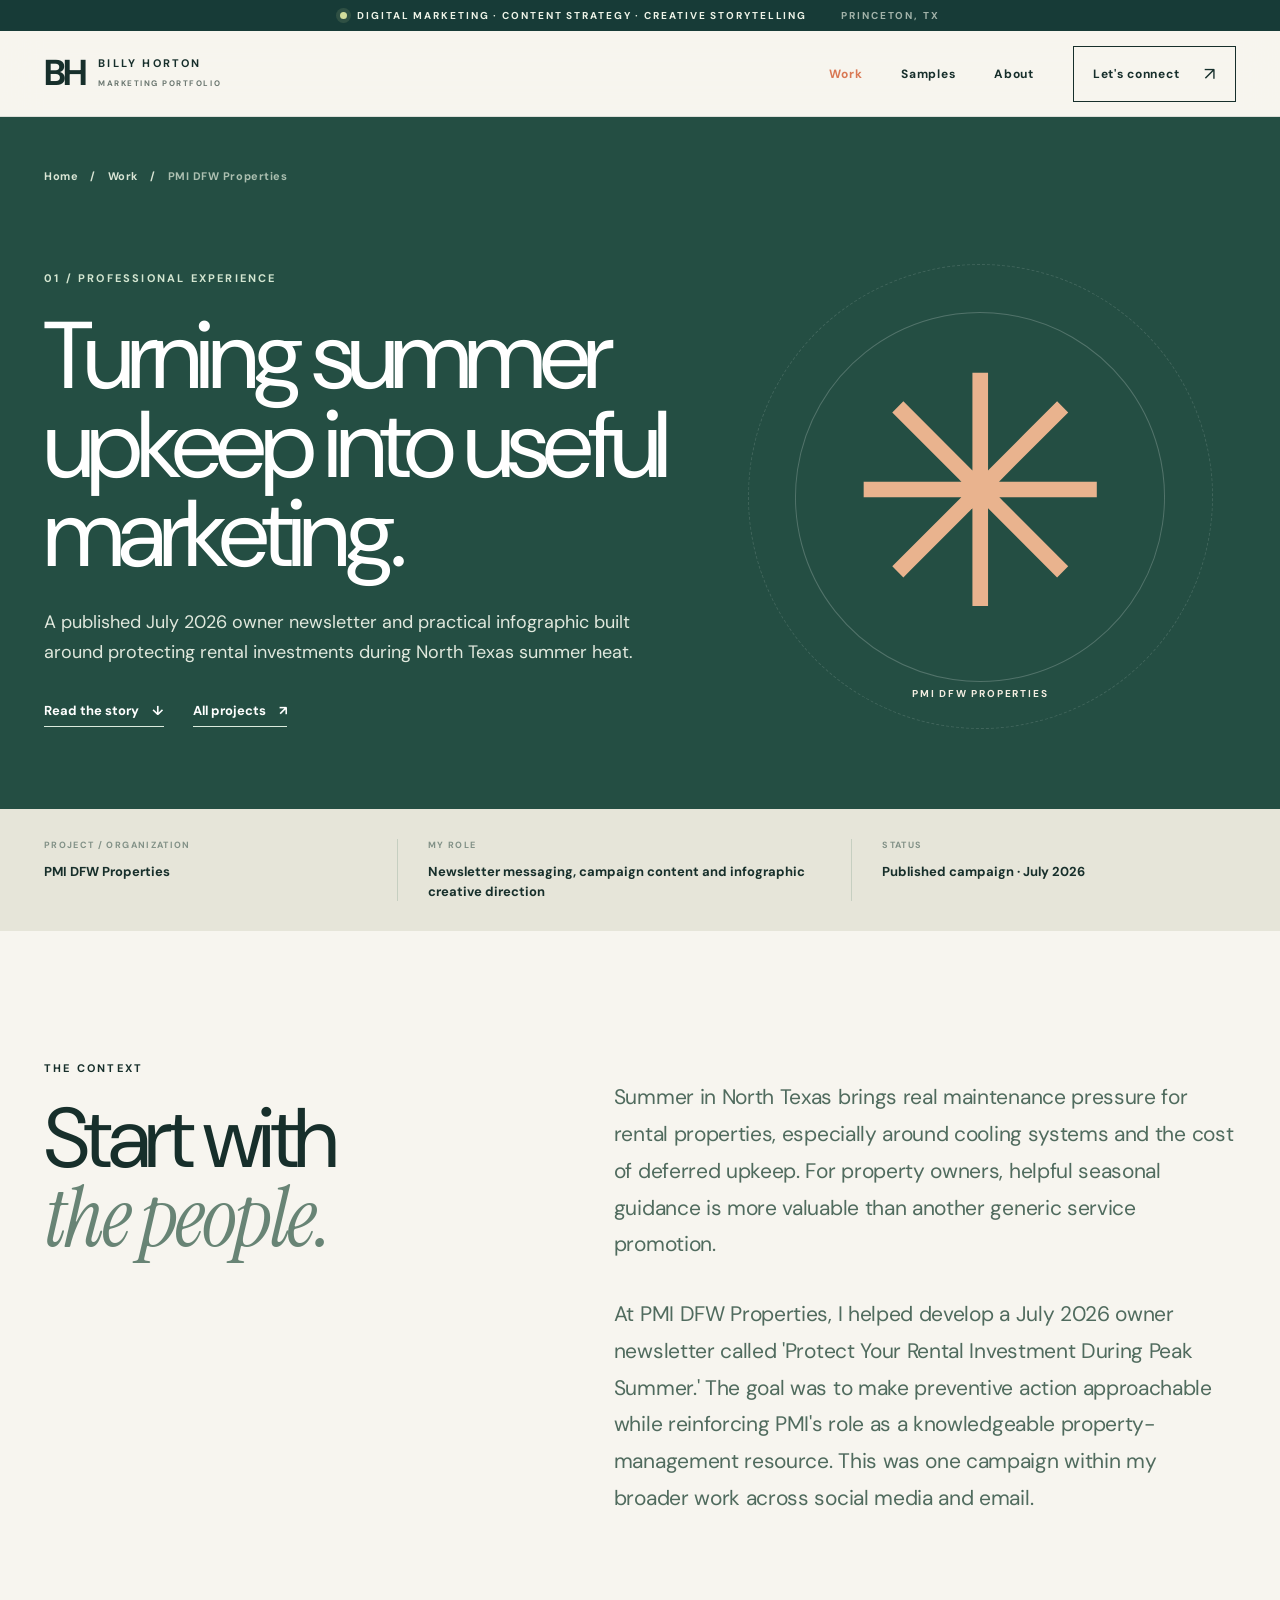
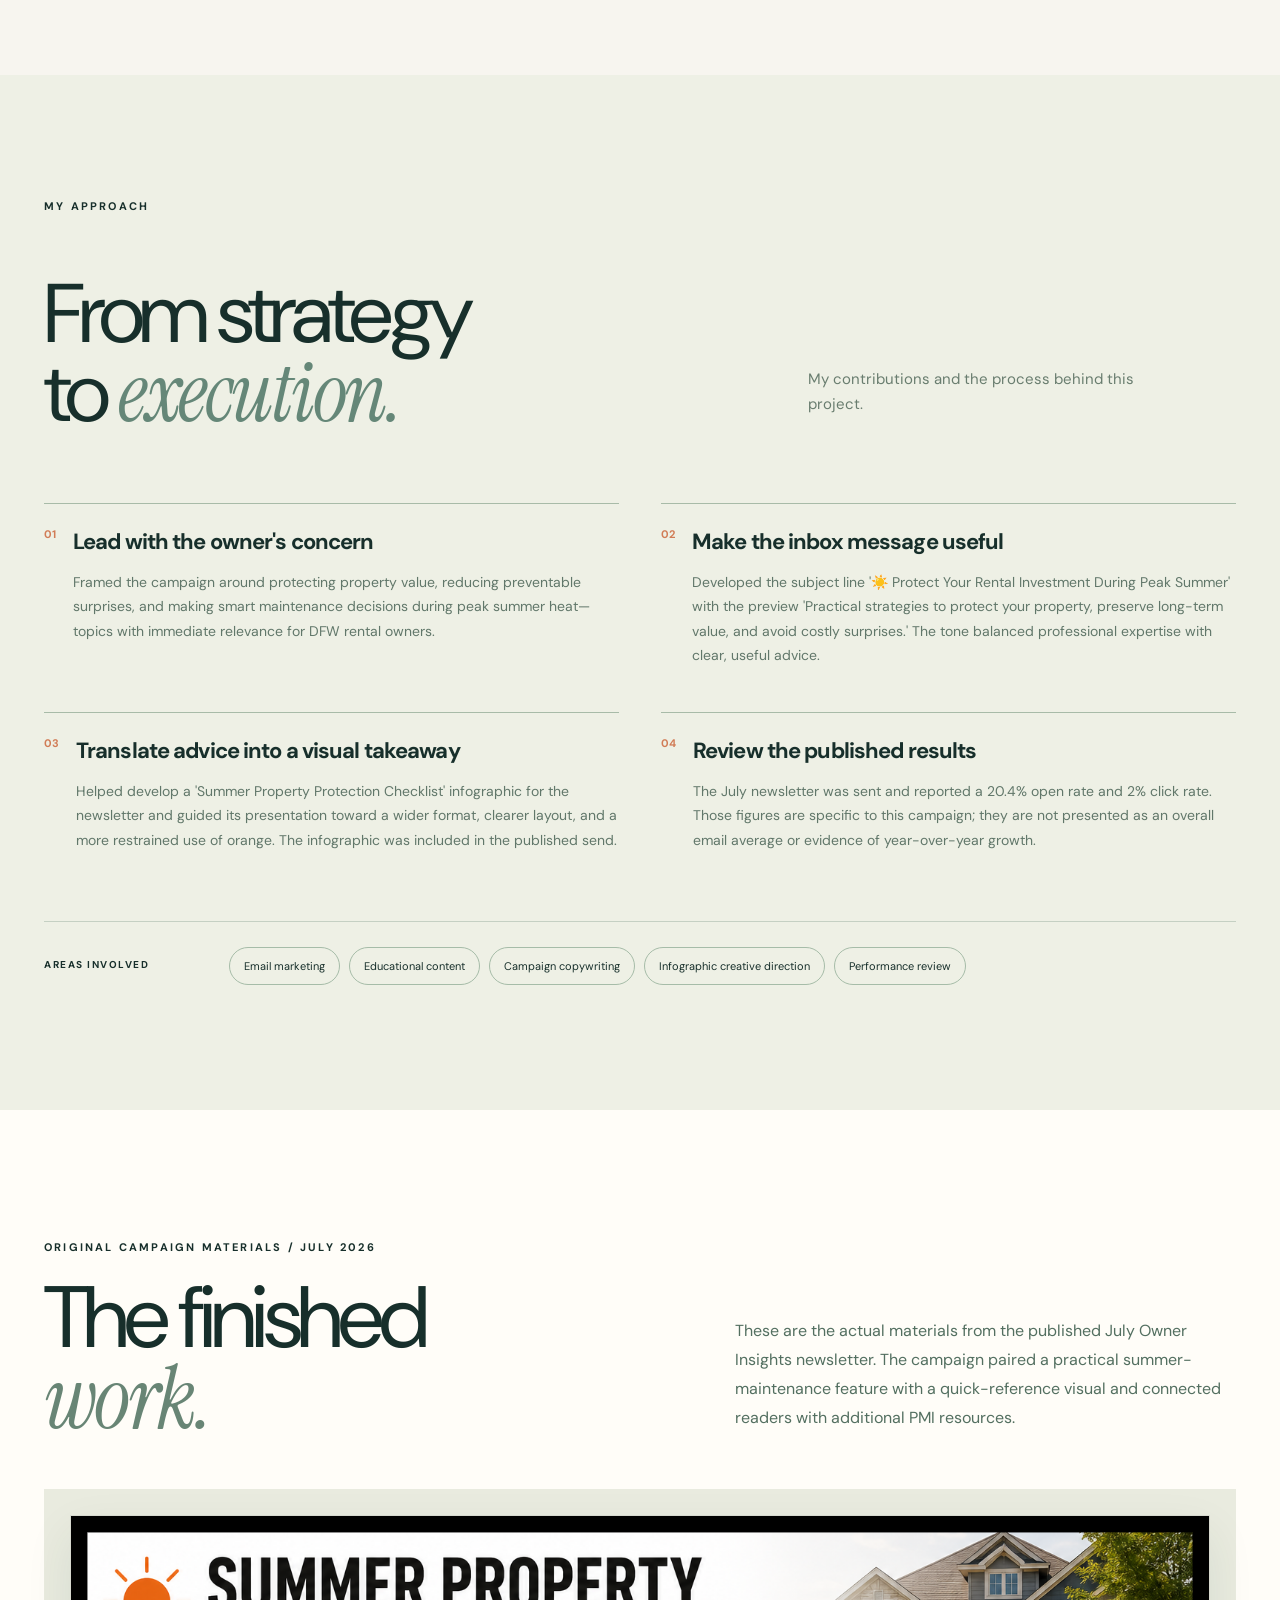
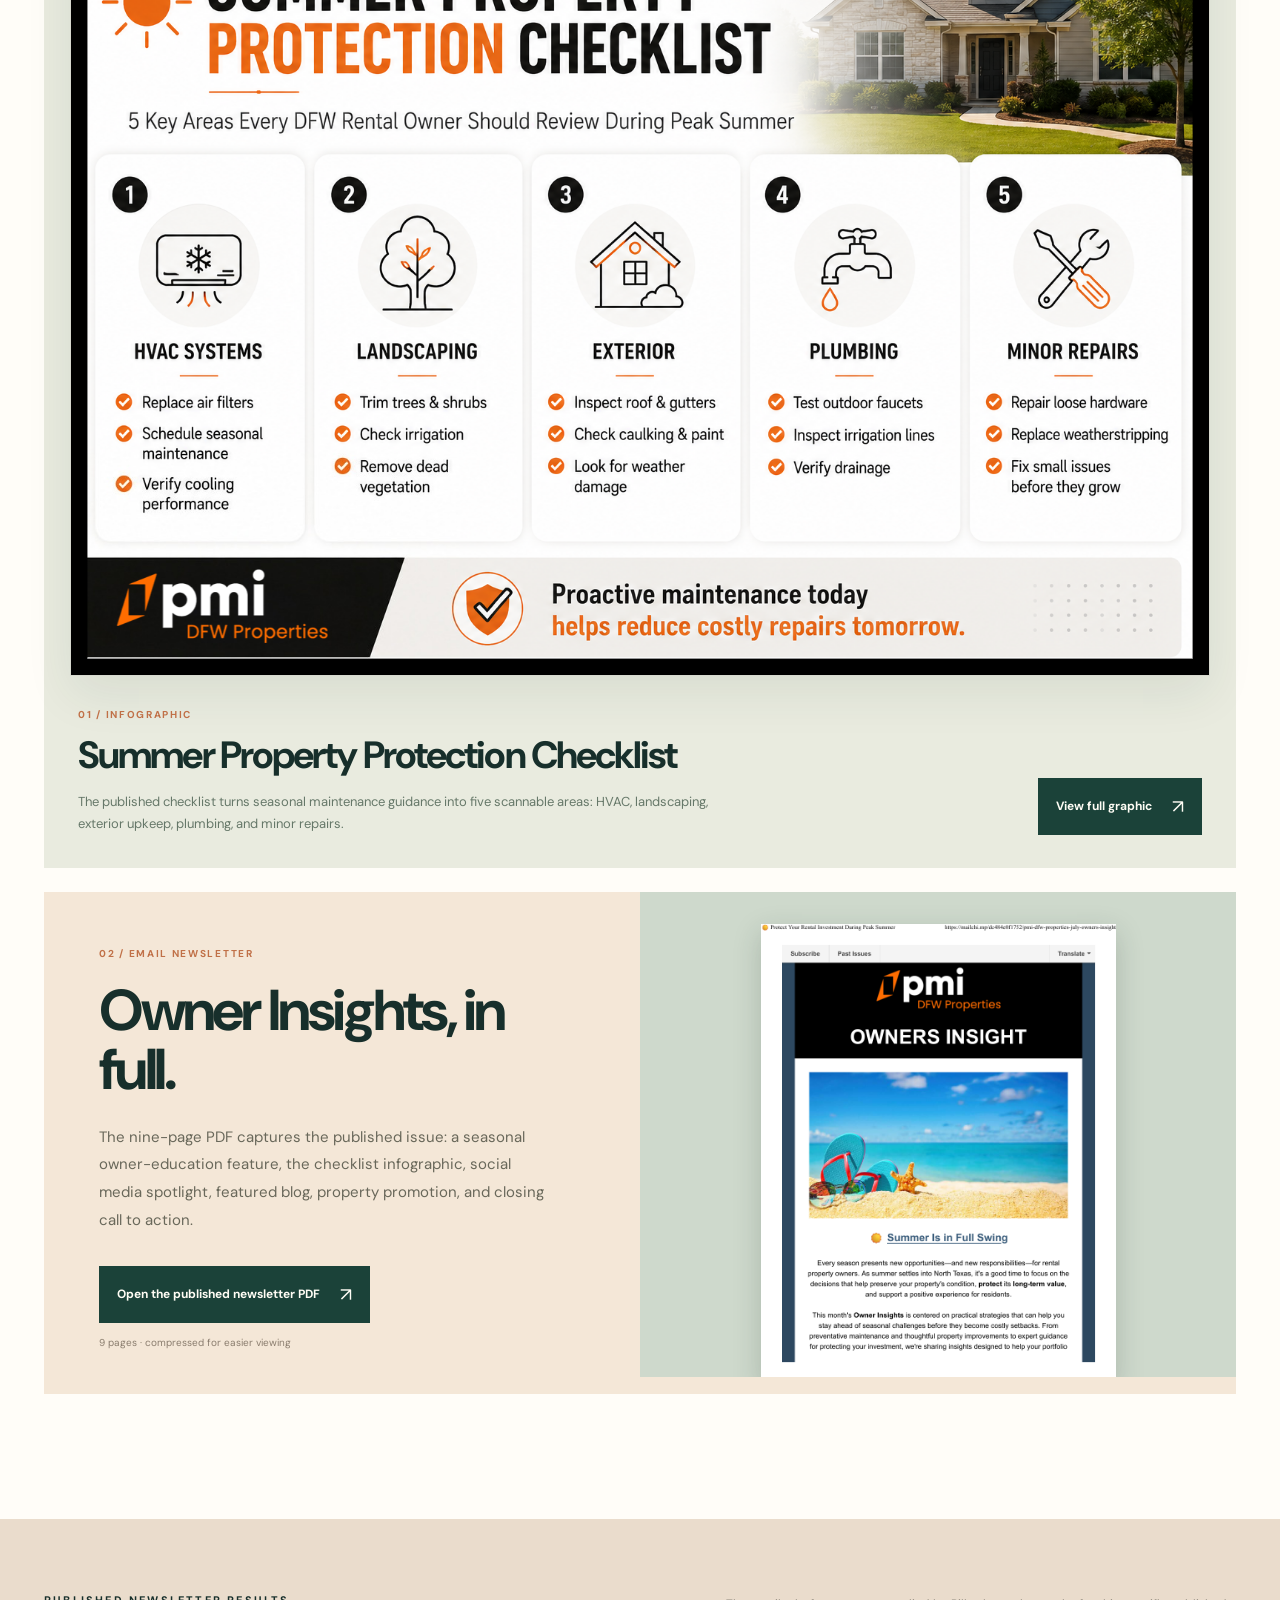
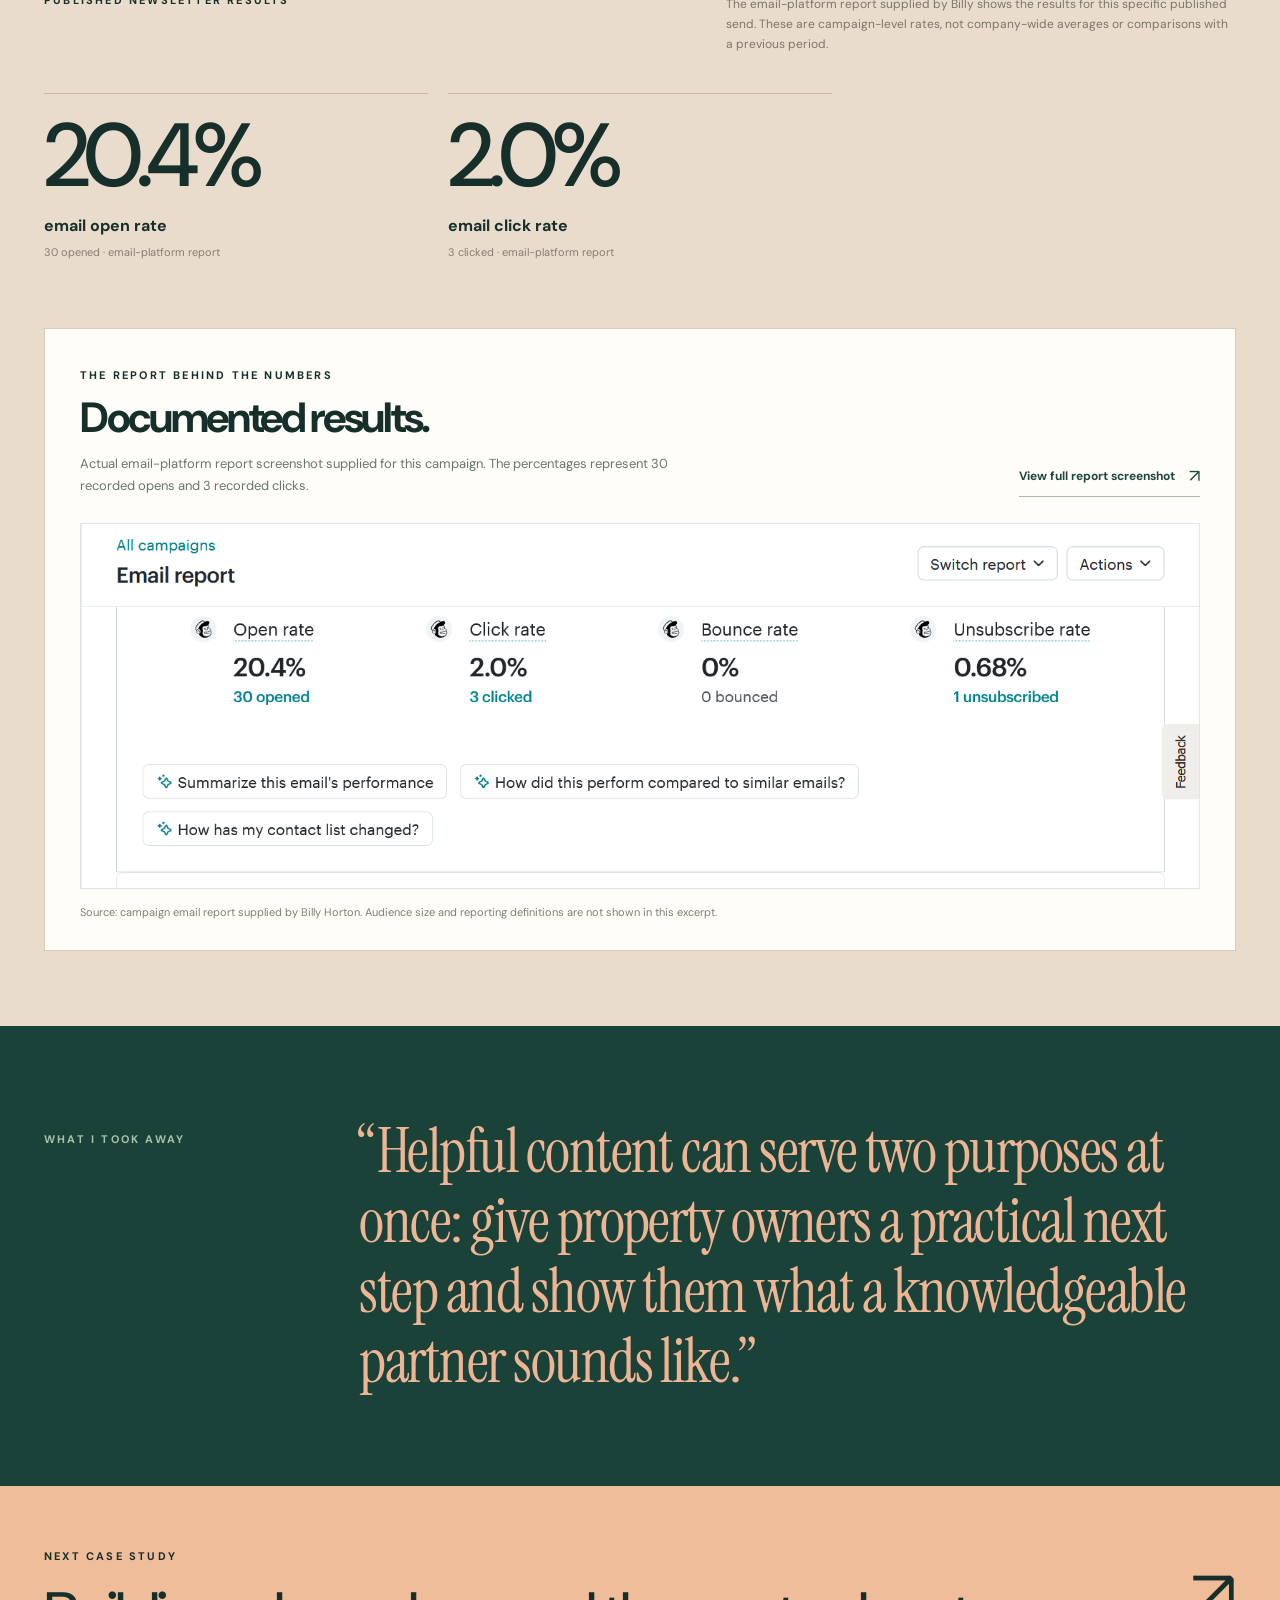
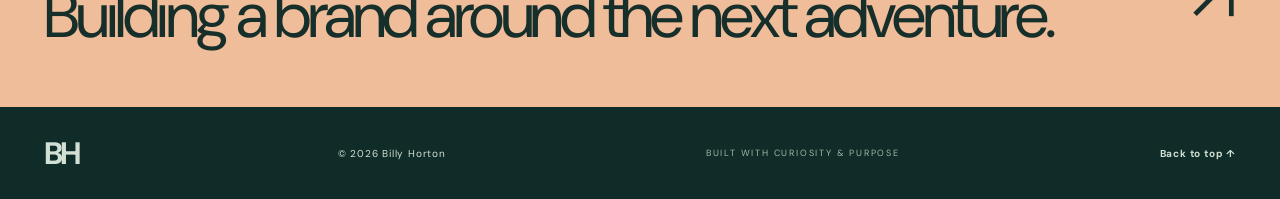
<file: work/pmi-dfw-properties/index.html>
<!doctype html>
<html lang="en"><head><meta charset="utf-8"><meta name="viewport" content="width=device-width, initial-scale=1"><meta name="theme-color" content="#173b37"><meta name="description" content="A published July 2026 owner newsletter and practical infographic built around protecting rental investments during North Texas summer heat."><meta property="og:type" content="website"><meta property="og:title" content="Turning summer upkeep into useful marketing. | Billy Horton"><meta property="og:description" content="A published July 2026 owner newsletter and practical infographic built around protecting rental investments during North Texas summer heat."><title>Turning summer upkeep into useful marketing. | Billy Horton</title><link rel="preconnect" href="https://fonts.googleapis.com"><link rel="preconnect" href="https://fonts.gstatic.com" crossorigin><link href="https://fonts.googleapis.com/css2?family=DM+Sans:wght@400;500;600;700&family=Instrument+Serif:ital@0;1&display=swap" rel="stylesheet"><link rel="icon" type="image/svg+xml" href="/favicon.svg"><link rel="stylesheet" href="/styles.css"><script defer src="/script.js"></script></head>
<body><a href="#main" class="skip-link">Skip to content</a><div class="topline"><span class="availability-dot" aria-hidden="true"></span> DIGITAL MARKETING · CONTENT STRATEGY · CREATIVE STORYTELLING <span class="topline-location">PRINCETON, TX</span></div>
<header class="site-header"><div class="nav-shell container"><a class="wordmark" href="/" aria-label="Billy Horton home"><span class="mark">BH</span><span class="wordmark-text">BILLY HORTON<br><small>MARKETING PORTFOLIO</small></span></a><button class="menu-button" id="menu-button" aria-label="Open navigation" aria-controls="site-nav" aria-expanded="false"><span></span><span></span></button><nav class="site-nav" id="site-nav" aria-label="Main navigation"><a href="/work/" class="active" aria-current="page">Work</a><a href="/samples/" class="" >Samples</a><a href="/about/" class="" >About</a><a href="/#contact" class="nav-cta " >Let's connect <span aria-hidden="true">↗</span></a></nav></div></header>
<main id="main"><section class="case-hero case-hero-pmi"><div class="container"><nav class="crumbs" aria-label="Breadcrumb"><a href="/">Home</a><span aria-hidden="true">/</span><a href="/work/">Work</a><span aria-hidden="true">/</span><span aria-current="page">PMI DFW Properties</span></nav><div class="case-hero-inner"><div><span class="section-number">01 / Professional Experience</span><h1>Turning summer upkeep into useful marketing.</h1><p class="case-deck">A published July 2026 owner newsletter and practical infographic built around protecting rental investments during North Texas summer heat.</p><div class="case-hero-actions"><a class="light-text-link" href="#story">Read the story <span aria-hidden="true">↓</span></a><a class="light-text-link" href="/work/">All projects <span aria-hidden="true">↗</span></a></div></div><div class="case-hero-art" aria-hidden="true"><span class="art-orbit orbit-one"></span><span class="art-orbit orbit-two"></span><span class="case-art-symbol">✳</span><span class="case-art-client">PMI DFW Properties</span></div></div></div></section>
  <section class="case-facts"><div class="container facts-grid"><div><span>PROJECT / ORGANIZATION</span><strong>PMI DFW Properties</strong></div><div><span>MY ROLE</span><strong>Newsletter messaging, campaign content and infographic creative direction</strong></div><div><span>STATUS</span><strong>Published campaign · July 2026</strong></div></div></section>
  <section class="case-story section-pad" id="story"><div class="container case-narrative"><div class="narrative-aside"><span class="section-number">THE CONTEXT</span><h2>Start with<br><em>the people.</em></h2></div><div class="narrative-prose"><p>Summer in North Texas brings real maintenance pressure for rental properties, especially around cooling systems and the cost of deferred upkeep. For property owners, helpful seasonal guidance is more valuable than another generic service promotion.</p><p>At PMI DFW Properties, I helped develop a July 2026 owner newsletter called &#39;Protect Your Rental Investment During Peak Summer.&#39; The goal was to make preventive action approachable while reinforcing PMI&#39;s role as a knowledgeable property-management resource. This was one campaign within my broader work across social media and email.</p></div></div></section>
  <section class="method-section section-pad"><div class="container"><div class="method-intro"><span class="section-number">MY APPROACH</span><h2>From strategy<br>to <em>execution.</em></h2><p>My contributions and the process behind this project.</p></div><div class="method-steps four-steps"><div class="method-step"><span class="method-index">01</span><div><h3>Lead with the owner&#39;s concern</h3><p>Framed the campaign around protecting property value, reducing preventable surprises, and making smart maintenance decisions during peak summer heat—topics with immediate relevance for DFW rental owners.</p></div></div><div class="method-step"><span class="method-index">02</span><div><h3>Make the inbox message useful</h3><p>Developed the subject line &#39;☀️ Protect Your Rental Investment During Peak Summer&#39; with the preview &#39;Practical strategies to protect your property, preserve long-term value, and avoid costly surprises.&#39; The tone balanced professional expertise with clear, useful advice.</p></div></div><div class="method-step"><span class="method-index">03</span><div><h3>Translate advice into a visual takeaway</h3><p>Helped develop a &#39;Summer Property Protection Checklist&#39; infographic for the newsletter and guided its presentation toward a wider format, clearer layout, and a more restrained use of orange. The infographic was included in the published send.</p></div></div><div class="method-step"><span class="method-index">04</span><div><h3>Review the published results</h3><p>The July newsletter was sent and reported a 20.4% open rate and 2% click rate. Those figures are specific to this campaign; they are not presented as an overall email average or evidence of year-over-year growth.</p></div></div></div><div class="channel-list"><span>AREAS INVOLVED</span><div><span>Email marketing</span><span>Educational content</span><span>Campaign copywriting</span><span>Infographic creative direction</span><span>Performance review</span></div></div></div></section>
  <section class="campaign-showcase section-pad" id="original-work"><div class="container">
    <div class="showcase-intro"><div><span class="section-number">ORIGINAL CAMPAIGN MATERIALS / JULY 2026</span><h2>The finished<br><em>work.</em></h2></div><p>These are the actual materials from the published July Owner Insights newsletter. The campaign paired a practical summer-maintenance feature with a quick-reference visual and connected readers with additional PMI resources.</p></div>
    <div class="showcase-infographic"><div class="showcase-artwork"><img src="/assets/pmi-summer-protection-checklist.png" width="1536" height="1024" loading="lazy" alt="PMI DFW Properties Summer Property Protection Checklist listing preventive actions for HVAC, landscaping, exterior, plumbing, and minor repairs."></div>
      <div class="showcase-caption"><div><span class="showcase-label">01 / INFOGRAPHIC</span><h3>Summer Property Protection Checklist</h3><p>The published checklist turns seasonal maintenance guidance into five scannable areas: HVAC, landscaping, exterior upkeep, plumbing, and minor repairs.</p></div><a class="showcase-link" href="/assets/pmi-summer-protection-checklist.png" target="_blank" rel="noopener noreferrer">View full graphic <span aria-hidden="true">↗</span></a></div></div>
    <div class="showcase-newsletter"><div class="showcase-newsletter-copy"><span class="showcase-label">02 / EMAIL NEWSLETTER</span><h3>Owner Insights, in full.</h3><p>The nine-page PDF captures the published issue: a seasonal owner-education feature, the checklist infographic, social media spotlight, featured blog, property promotion, and closing call to action.</p><a class="showcase-link" href="/assets/pmi-summer-owner-newsletter.pdf" target="_blank" rel="noopener noreferrer">Open the published newsletter PDF <span aria-hidden="true">↗</span></a><small>9 pages · compressed for easier viewing</small></div>
      <a class="showcase-newsletter-image" href="/assets/pmi-summer-owner-newsletter.pdf" target="_blank" rel="noopener noreferrer" aria-label="Open complete published PMI DFW Properties newsletter PDF"><img src="/assets/pmi-summer-owner-newsletter-preview.png" width="850" height="1100" loading="lazy" alt="First page of the published PMI DFW Properties Owners Insight email newsletter, with the PMI logo, summer imagery, and an introduction for rental property owners."></a></div>
    </div></section><section class="metrics-band"><div class="container"><div class="metrics-band-head"><span class="section-number">PUBLISHED NEWSLETTER RESULTS</span><p>The email-platform report supplied by Billy shows the results for this specific published send. These are campaign-level rates, not company-wide averages or comparisons with a previous period.</p></div><div class="metrics-grid"><div class="metric"><strong>20.4%</strong><span>email open rate</span><small>30 opened · email-platform report</small></div><div class="metric"><strong>2.0%</strong><span>email click rate</span><small>3 clicked · email-platform report</small></div></div><figure class="metrics-proof"><div class="metrics-proof-head"><div><span class="section-number">THE REPORT BEHIND THE NUMBERS</span><h3>Documented results.</h3><p>Actual email-platform report screenshot supplied for this campaign. The percentages represent 30 recorded opens and 3 recorded clicks.</p></div><a class="metrics-proof-link" href="/assets/pmi-july-owner-email-report.png" target="_blank" rel="noopener noreferrer">View full report screenshot <span aria-hidden="true">↗</span></a></div><a href="/assets/pmi-july-owner-email-report.png" target="_blank" rel="noopener noreferrer" aria-label="View the full campaign email report screenshot"><img src="/assets/pmi-july-owner-email-report.png" width="1561" height="509" loading="lazy" alt="Email report screenshot showing an open rate of 20.4 percent with 30 opened, a click rate of 2.0 percent with 3 clicked, a zero percent bounce rate, and a 0.68 percent unsubscribe rate with one unsubscribe."></a><figcaption>Source: campaign email report supplied by Billy Horton. Audience size and reporting definitions are not shown in this excerpt.</figcaption></figure></div></section><section class="takeaway-section"><div class="container takeaway-inner"><span class="section-number">WHAT I TOOK AWAY</span><blockquote>“Helpful content can serve two purposes at once: give property owners a practical next step and show them what a knowledgeable partner sounds like.”</blockquote></div></section>

  <section class="next-project"><a href="/work/outdoor-weekend-warriors/"><div class="container"><div><span class="section-number">NEXT CASE STUDY</span><h2>Building a brand around the next adventure.</h2></div><span class="next-arrow" aria-hidden="true">↗</span></div></a></section></main>
<footer class="footer"><div class="container footer-inner"><a class="footer-brand" href="/" aria-label="Billy Horton home">BH</a><span>© <span id="year">2026</span> Billy Horton</span><span>BUILT WITH CURIOSITY &amp; PURPOSE</span><a href="/#top">Back to top ↑</a></div></footer></body></html>
</file>
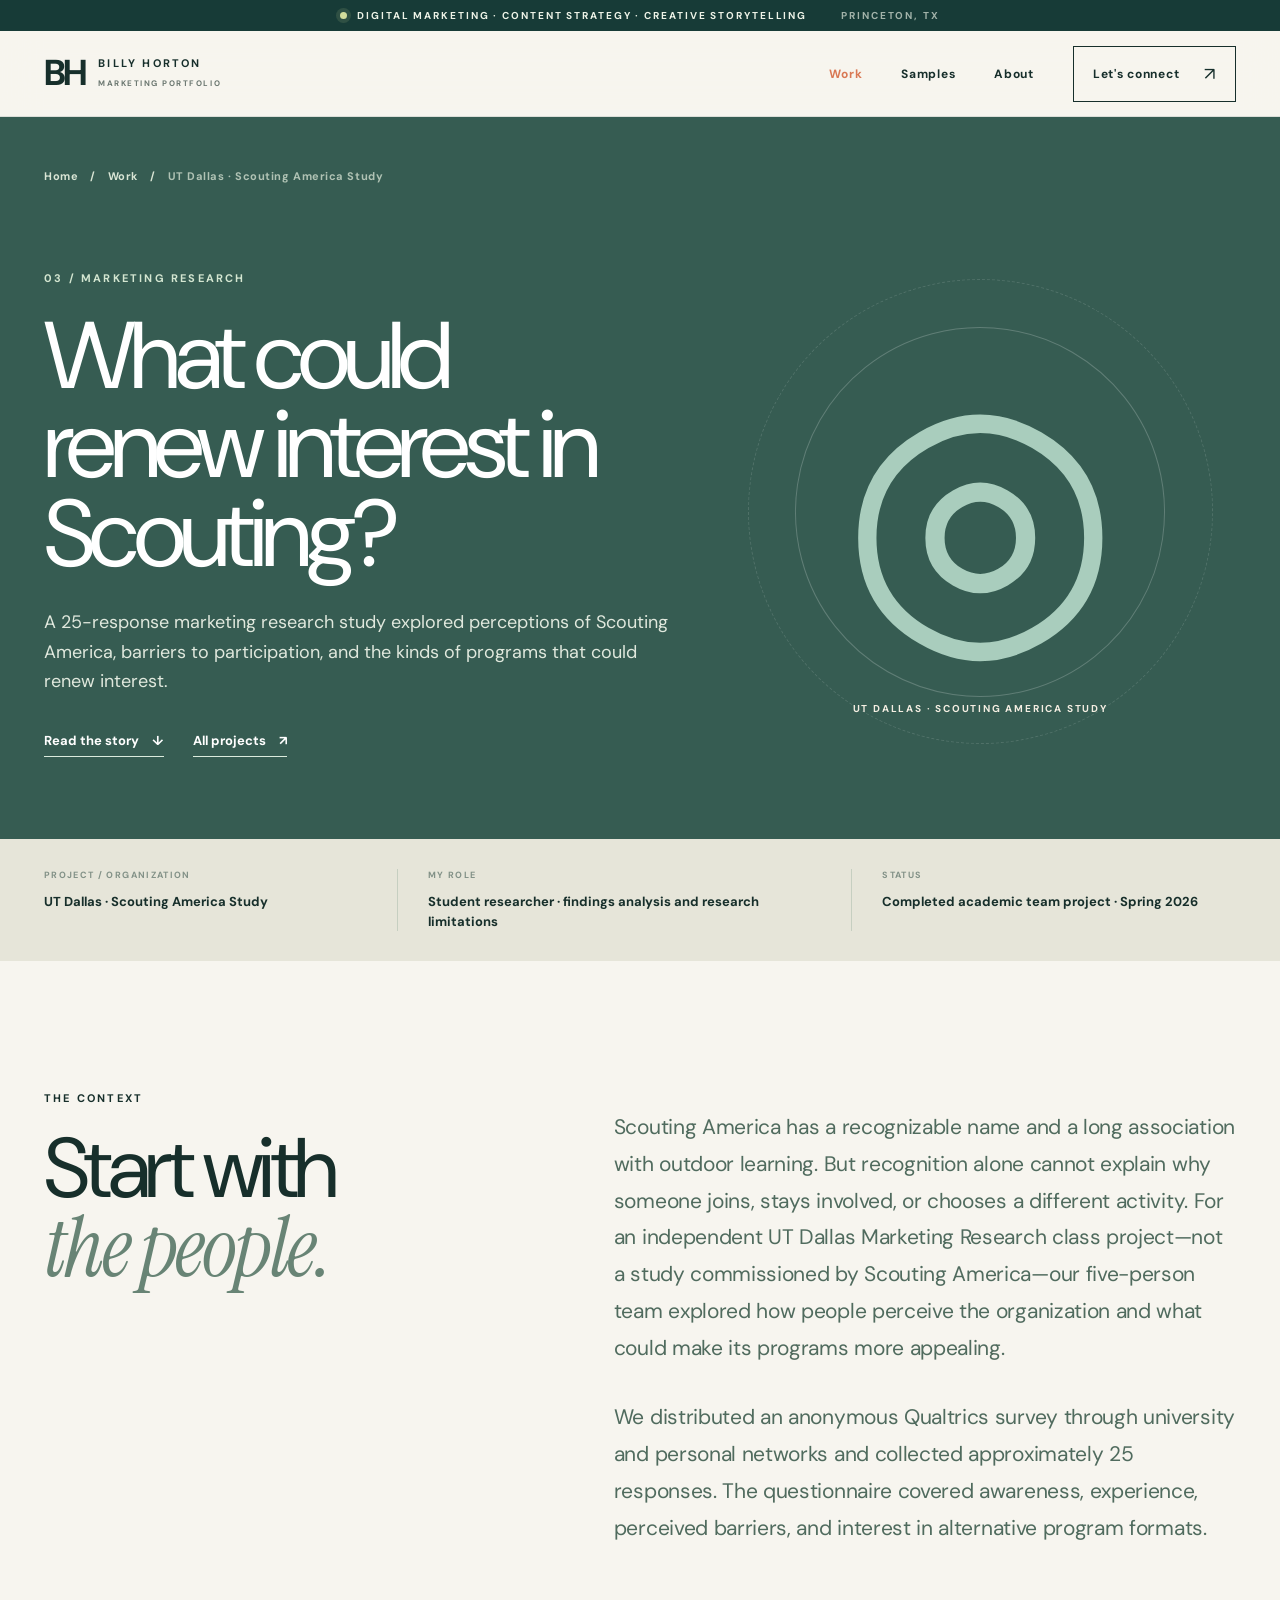
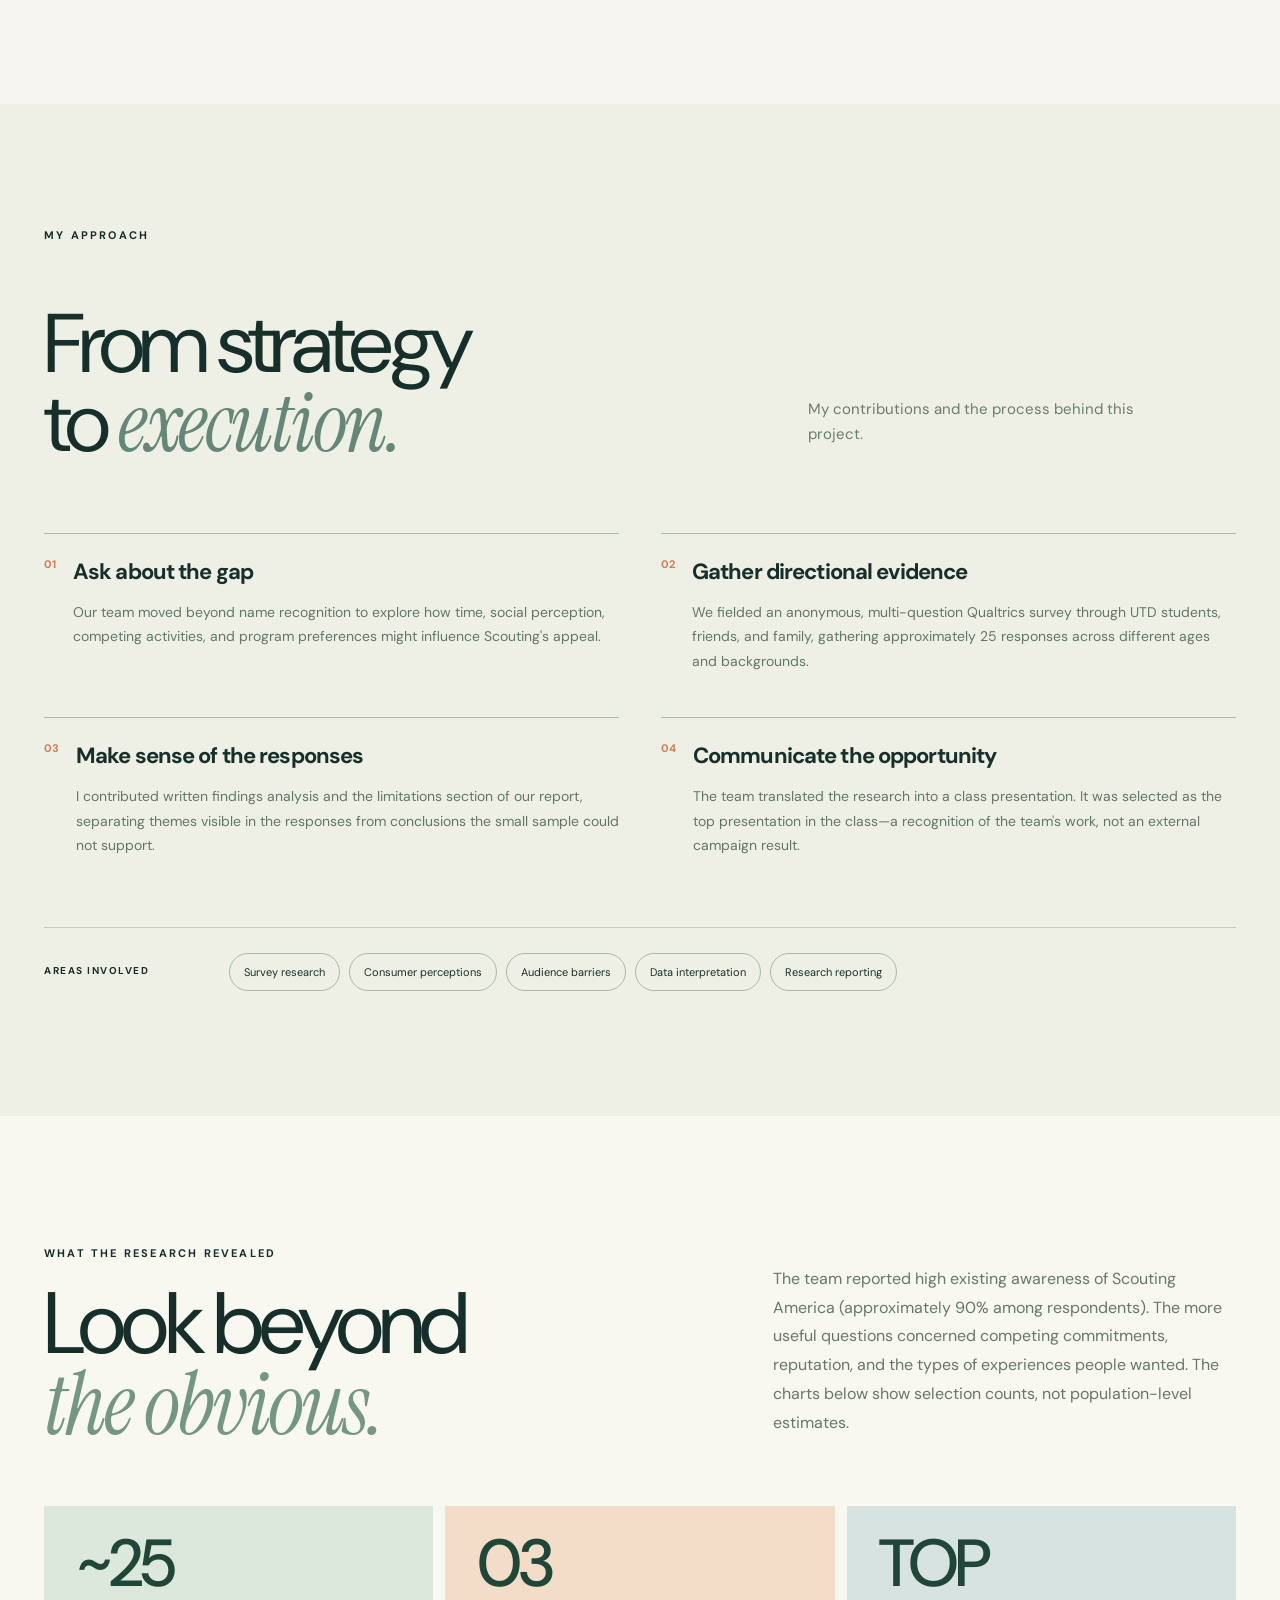
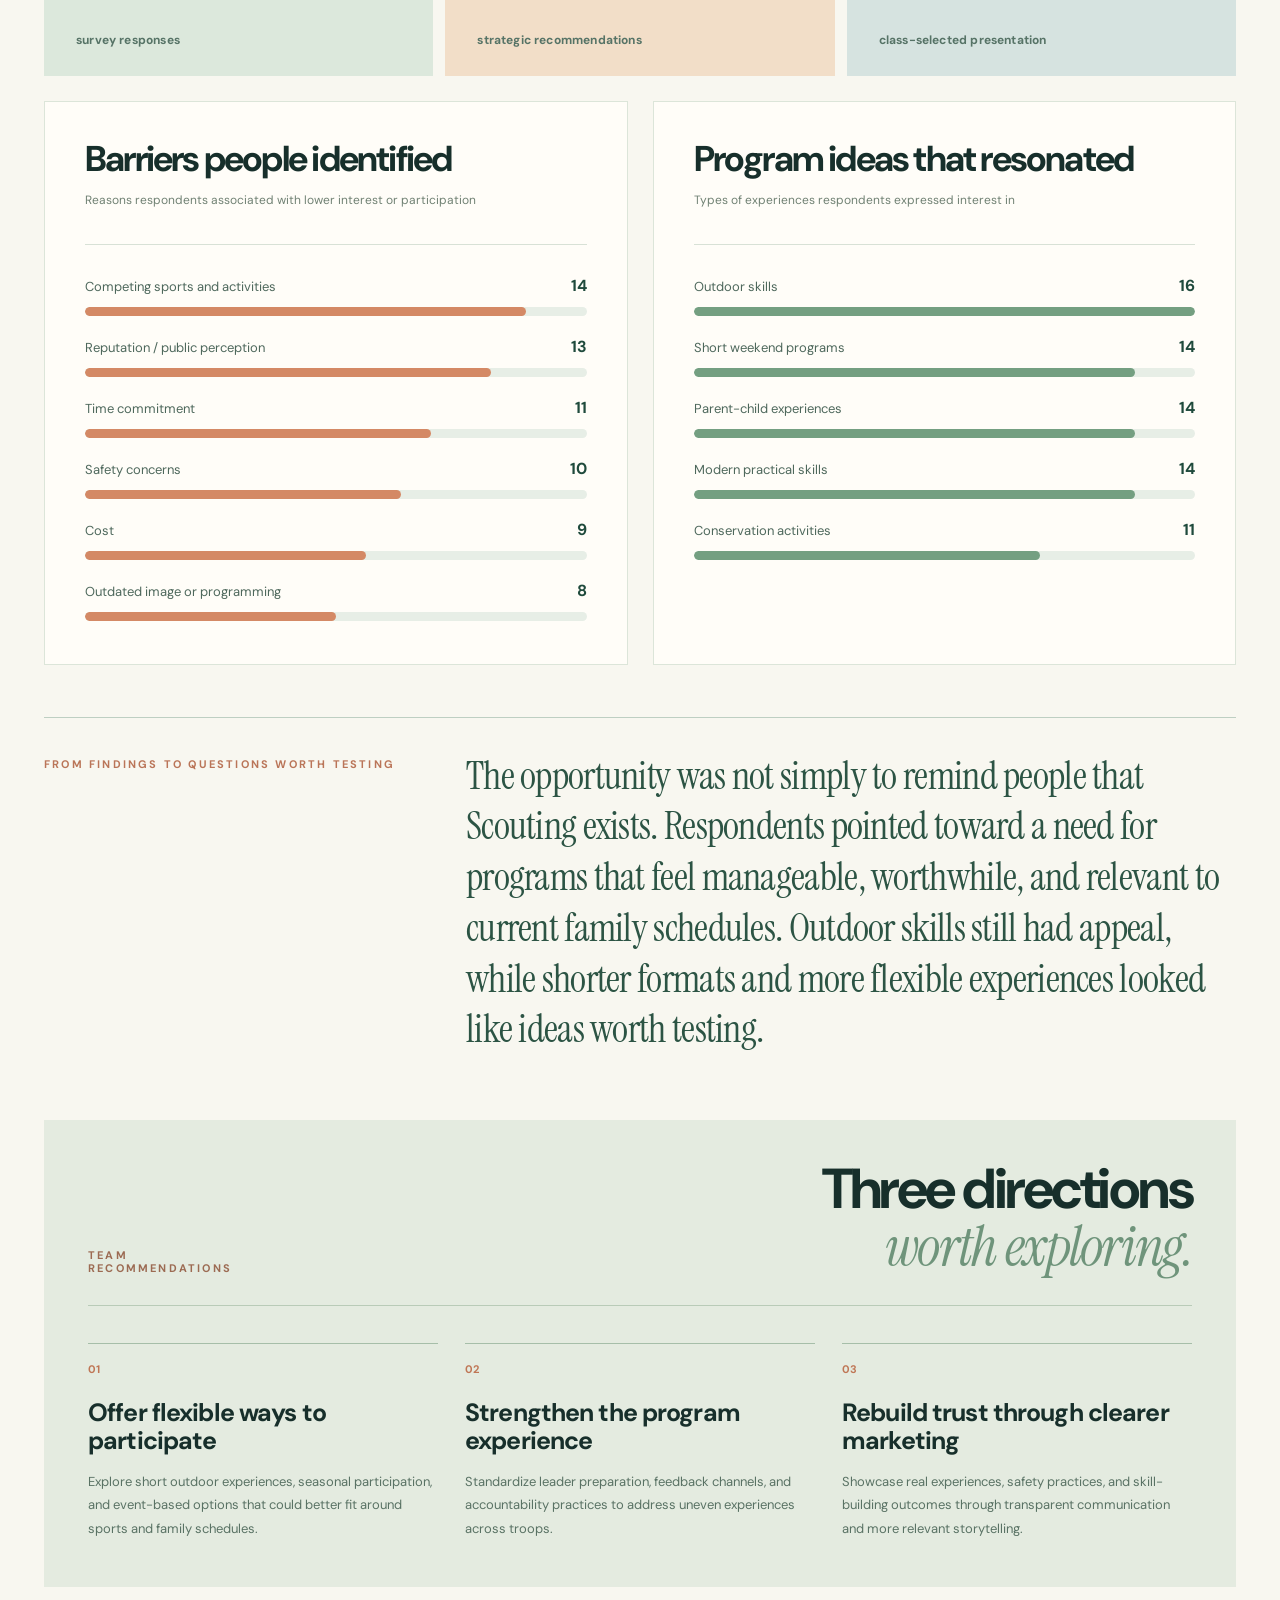
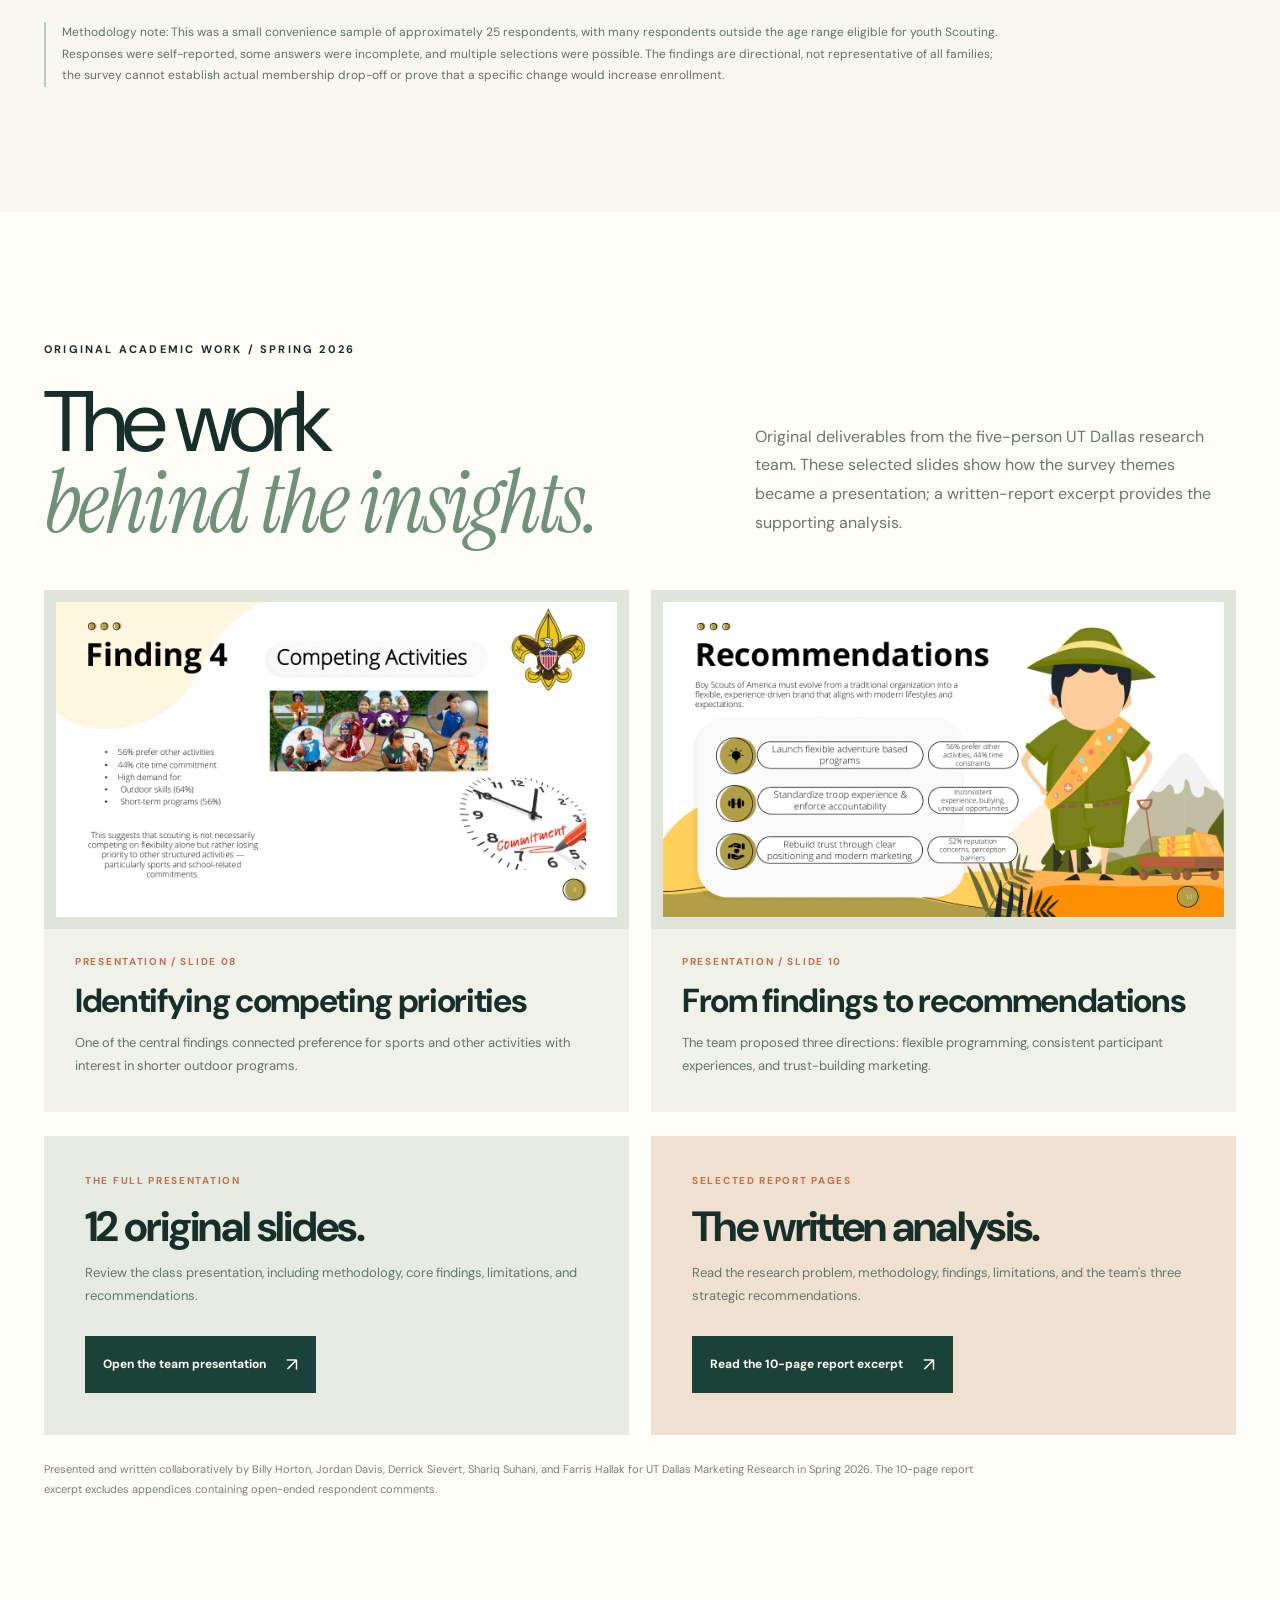
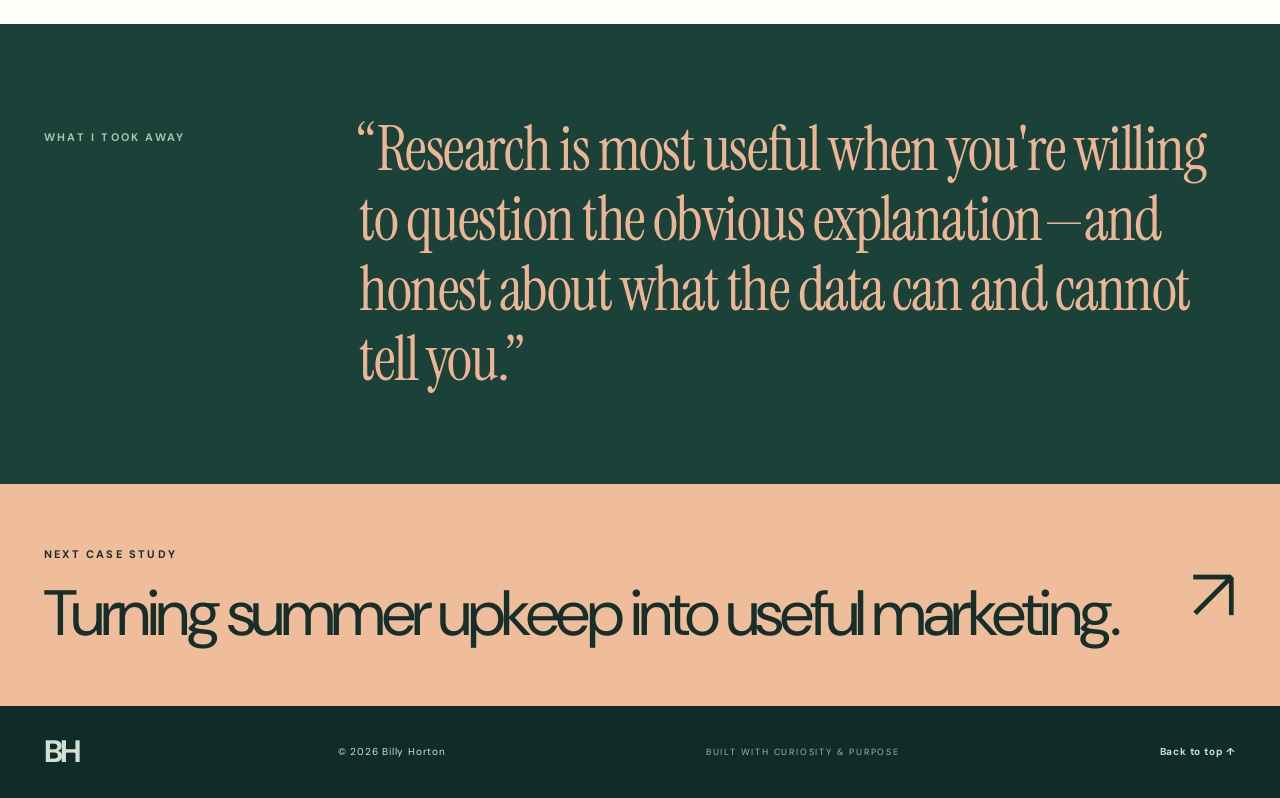
<file: work/utd-marketing-research/index.html>
<!doctype html>
<html lang="en"><head><meta charset="utf-8"><meta name="viewport" content="width=device-width, initial-scale=1"><meta name="theme-color" content="#173b37"><meta name="description" content="A 25-response marketing research study explored perceptions of Scouting America, barriers to participation, and the kinds of programs that could renew interest."><meta property="og:type" content="website"><meta property="og:title" content="What could renew interest in Scouting? | Billy Horton"><meta property="og:description" content="A 25-response marketing research study explored perceptions of Scouting America, barriers to participation, and the kinds of programs that could renew interest."><title>What could renew interest in Scouting? | Billy Horton</title><link rel="preconnect" href="https://fonts.googleapis.com"><link rel="preconnect" href="https://fonts.gstatic.com" crossorigin><link href="https://fonts.googleapis.com/css2?family=DM+Sans:wght@400;500;600;700&family=Instrument+Serif:ital@0;1&display=swap" rel="stylesheet"><link rel="icon" type="image/svg+xml" href="/favicon.svg"><link rel="stylesheet" href="/styles.css"><script defer src="/script.js"></script></head>
<body><a href="#main" class="skip-link">Skip to content</a><div class="topline"><span class="availability-dot" aria-hidden="true"></span> DIGITAL MARKETING · CONTENT STRATEGY · CREATIVE STORYTELLING <span class="topline-location">PRINCETON, TX</span></div>
<header class="site-header"><div class="nav-shell container"><a class="wordmark" href="/" aria-label="Billy Horton home"><span class="mark">BH</span><span class="wordmark-text">BILLY HORTON<br><small>MARKETING PORTFOLIO</small></span></a><button class="menu-button" id="menu-button" aria-label="Open navigation" aria-controls="site-nav" aria-expanded="false"><span></span><span></span></button><nav class="site-nav" id="site-nav" aria-label="Main navigation"><a href="/work/" class="active" aria-current="page">Work</a><a href="/samples/" class="" >Samples</a><a href="/about/" class="" >About</a><a href="/#contact" class="nav-cta " >Let's connect <span aria-hidden="true">↗</span></a></nav></div></header>
<main id="main"><section class="case-hero case-hero-research"><div class="container"><nav class="crumbs" aria-label="Breadcrumb"><a href="/">Home</a><span aria-hidden="true">/</span><a href="/work/">Work</a><span aria-hidden="true">/</span><span aria-current="page">UT Dallas · Scouting America Study</span></nav><div class="case-hero-inner"><div><span class="section-number">03 / Marketing Research</span><h1>What could renew interest in Scouting?</h1><p class="case-deck">A 25-response marketing research study explored perceptions of Scouting America, barriers to participation, and the kinds of programs that could renew interest.</p><div class="case-hero-actions"><a class="light-text-link" href="#story">Read the story <span aria-hidden="true">↓</span></a><a class="light-text-link" href="/work/">All projects <span aria-hidden="true">↗</span></a></div></div><div class="case-hero-art" aria-hidden="true"><span class="art-orbit orbit-one"></span><span class="art-orbit orbit-two"></span><span class="case-art-symbol">◎</span><span class="case-art-client">UT Dallas · Scouting America Study</span></div></div></div></section>
  <section class="case-facts"><div class="container facts-grid"><div><span>PROJECT / ORGANIZATION</span><strong>UT Dallas · Scouting America Study</strong></div><div><span>MY ROLE</span><strong>Student researcher · findings analysis and research limitations</strong></div><div><span>STATUS</span><strong>Completed academic team project · Spring 2026</strong></div></div></section>
  <section class="case-story section-pad" id="story"><div class="container case-narrative"><div class="narrative-aside"><span class="section-number">THE CONTEXT</span><h2>Start with<br><em>the people.</em></h2></div><div class="narrative-prose"><p>Scouting America has a recognizable name and a long association with outdoor learning. But recognition alone cannot explain why someone joins, stays involved, or chooses a different activity. For an independent UT Dallas Marketing Research class project—not a study commissioned by Scouting America—our five-person team explored how people perceive the organization and what could make its programs more appealing.</p><p>We distributed an anonymous Qualtrics survey through university and personal networks and collected approximately 25 responses. The questionnaire covered awareness, experience, perceived barriers, and interest in alternative program formats.</p></div></div></section>
  <section class="method-section section-pad"><div class="container"><div class="method-intro"><span class="section-number">MY APPROACH</span><h2>From strategy<br>to <em>execution.</em></h2><p>My contributions and the process behind this project.</p></div><div class="method-steps four-steps"><div class="method-step"><span class="method-index">01</span><div><h3>Ask about the gap</h3><p>Our team moved beyond name recognition to explore how time, social perception, competing activities, and program preferences might influence Scouting&#39;s appeal.</p></div></div><div class="method-step"><span class="method-index">02</span><div><h3>Gather directional evidence</h3><p>We fielded an anonymous, multi-question Qualtrics survey through UTD students, friends, and family, gathering approximately 25 responses across different ages and backgrounds.</p></div></div><div class="method-step"><span class="method-index">03</span><div><h3>Make sense of the responses</h3><p>I contributed written findings analysis and the limitations section of our report, separating themes visible in the responses from conclusions the small sample could not support.</p></div></div><div class="method-step"><span class="method-index">04</span><div><h3>Communicate the opportunity</h3><p>The team translated the research into a class presentation. It was selected as the top presentation in the class—a recognition of the team&#39;s work, not an external campaign result.</p></div></div></div><div class="channel-list"><span>AREAS INVOLVED</span><div><span>Survey research</span><span>Consumer perceptions</span><span>Audience barriers</span><span>Data interpretation</span><span>Research reporting</span></div></div></div></section>
  <section class="research-section section-pad" id="research-findings"><div class="container"><div class="research-section-intro"><div><span class="section-number">WHAT THE RESEARCH REVEALED</span><h2>Look beyond<br><em>the obvious.</em></h2></div><p>The team reported high existing awareness of Scouting America (approximately 90% among respondents). The more useful questions concerned competing commitments, reputation, and the types of experiences people wanted. The charts below show selection counts, not population-level estimates.</p></div><div class="research-facts"><div><strong>~25</strong><span>survey responses</span></div><div><strong>03</strong><span>strategic recommendations</span></div><div><strong>TOP</strong><span>class-selected presentation</span></div></div><div class="research-panels"><div class="research-panel"><div class="research-panel-head"><h3>Barriers people identified</h3><p>Reasons respondents associated with lower interest or participation</p></div><ol class="research-responses"><li class="research-response"><div class="research-response-line"><span>Competing sports and activities</span><strong>14</strong></div><div class="research-response-track" aria-hidden="true"><span style="width:88%"></span></div></li><li class="research-response"><div class="research-response-line"><span>Reputation / public perception</span><strong>13</strong></div><div class="research-response-track" aria-hidden="true"><span style="width:81%"></span></div></li><li class="research-response"><div class="research-response-line"><span>Time commitment</span><strong>11</strong></div><div class="research-response-track" aria-hidden="true"><span style="width:69%"></span></div></li><li class="research-response"><div class="research-response-line"><span>Safety concerns</span><strong>10</strong></div><div class="research-response-track" aria-hidden="true"><span style="width:63%"></span></div></li><li class="research-response"><div class="research-response-line"><span>Cost</span><strong>9</strong></div><div class="research-response-track" aria-hidden="true"><span style="width:56%"></span></div></li><li class="research-response"><div class="research-response-line"><span>Outdated image or programming</span><strong>8</strong></div><div class="research-response-track" aria-hidden="true"><span style="width:50%"></span></div></li></ol></div><div class="research-panel"><div class="research-panel-head"><h3>Program ideas that resonated</h3><p>Types of experiences respondents expressed interest in</p></div><ol class="research-responses"><li class="research-response"><div class="research-response-line"><span>Outdoor skills</span><strong>16</strong></div><div class="research-response-track" aria-hidden="true"><span style="width:100%"></span></div></li><li class="research-response"><div class="research-response-line"><span>Short weekend programs</span><strong>14</strong></div><div class="research-response-track" aria-hidden="true"><span style="width:88%"></span></div></li><li class="research-response"><div class="research-response-line"><span>Parent-child experiences</span><strong>14</strong></div><div class="research-response-track" aria-hidden="true"><span style="width:88%"></span></div></li><li class="research-response"><div class="research-response-line"><span>Modern practical skills</span><strong>14</strong></div><div class="research-response-track" aria-hidden="true"><span style="width:88%"></span></div></li><li class="research-response"><div class="research-response-line"><span>Conservation activities</span><strong>11</strong></div><div class="research-response-track" aria-hidden="true"><span style="width:69%"></span></div></li></ol></div></div><div class="research-interpretation"><span class="section-number">FROM FINDINGS TO QUESTIONS WORTH TESTING</span><p>The opportunity was not simply to remind people that Scouting exists. Respondents pointed toward a need for programs that feel manageable, worthwhile, and relevant to current family schedules. Outdoor skills still had appeal, while shorter formats and more flexible experiences looked like ideas worth testing.</p></div><div class="research-strategy"><div class="research-strategy-header"><span class="section-number">TEAM RECOMMENDATIONS</span><h3>Three directions<br><em>worth exploring.</em></h3></div><div class="research-strategy-grid"><article><span>01</span><h4>Offer flexible ways to participate</h4><p>Explore short outdoor experiences, seasonal participation, and event-based options that could better fit around sports and family schedules.</p></article><article><span>02</span><h4>Strengthen the program experience</h4><p>Standardize leader preparation, feedback channels, and accountability practices to address uneven experiences across troops.</p></article><article><span>03</span><h4>Rebuild trust through clearer marketing</h4><p>Showcase real experiences, safety practices, and skill-building outcomes through transparent communication and more relevant storytelling.</p></article></div></div><p class="research-caveat">Methodology note: This was a small convenience sample of approximately 25 respondents, with many respondents outside the age range eligible for youth Scouting. Responses were self-reported, some answers were incomplete, and multiple selections were possible. The findings are directional, not representative of all families; the survey cannot establish actual membership drop-off or prove that a specific change would increase enrollment.</p></div></section><section class="research-materials section-pad" id="original-work"><div class="container"><div class="research-materials-intro"><div><span class="section-number">ORIGINAL ACADEMIC WORK / SPRING 2026</span><h2>The work<br><em>behind the insights.</em></h2></div><p>Original deliverables from the five-person UT Dallas research team. These selected slides show how the survey themes became a presentation; a written-report excerpt provides the supporting analysis.</p></div><div class="research-slide-grid"><article class="research-slide-card"><a class="research-slide-image" href="/assets/scouting-america-competing-activities.png" target="_blank" rel="noopener noreferrer" aria-label="View original Identifying competing priorities slide at full size"><img src="/assets/scouting-america-competing-activities.png" width="1334" height="750" loading="lazy" alt="Original student presentation slide titled Finding 4: Competing Activities, with 56% preferring other activities, 44% citing time commitment, and demand for outdoor skills and short-term programs."></a><div class="research-slide-caption"><span class="showcase-label">PRESENTATION / SLIDE 08</span><h3>Identifying competing priorities</h3><p>One of the central findings connected preference for sports and other activities with interest in shorter outdoor programs.</p></div></article><article class="research-slide-card"><a class="research-slide-image" href="/assets/scouting-america-recommendations.png" target="_blank" rel="noopener noreferrer" aria-label="View original From findings to recommendations slide at full size"><img src="/assets/scouting-america-recommendations.png" width="1334" height="750" loading="lazy" alt="Original presentation recommendations slide with three proposed strategic priorities for Scouting America and the respondent findings behind them."></a><div class="research-slide-caption"><span class="showcase-label">PRESENTATION / SLIDE 10</span><h3>From findings to recommendations</h3><p>The team proposed three directions: flexible programming, consistent participant experiences, and trust-building marketing.</p></div></article></div><div class="research-material-links"><div><span class="showcase-label">THE FULL PRESENTATION</span><h3>12 original slides.</h3><p>Review the class presentation, including methodology, core findings, limitations, and recommendations.</p><a class="showcase-link" href="/assets/scouting-america-team-presentation.pdf" target="_blank" rel="noopener noreferrer">Open the team presentation <span aria-hidden="true">↗</span></a></div><div><span class="showcase-label">SELECTED REPORT PAGES</span><h3>The written analysis.</h3><p>Read the research problem, methodology, findings, limitations, and the team's three strategic recommendations.</p><a class="showcase-link" href="/assets/scouting-america-report-excerpt.pdf" target="_blank" rel="noopener noreferrer">Read the 10-page report excerpt <span aria-hidden="true">↗</span></a></div></div><p class="research-material-note">Presented and written collaboratively by Billy Horton, Jordan Davis, Derrick Sievert, Shariq Suhani, and Farris Hallak for UT Dallas Marketing Research in Spring 2026. The 10-page report excerpt excludes appendices containing open-ended respondent comments.</p></div></section><section class="takeaway-section"><div class="container takeaway-inner"><span class="section-number">WHAT I TOOK AWAY</span><blockquote>“Research is most useful when you&#39;re willing to question the obvious explanation—and honest about what the data can and cannot tell you.”</blockquote></div></section>

  <section class="next-project"><a href="/work/pmi-dfw-properties/"><div class="container"><div><span class="section-number">NEXT CASE STUDY</span><h2>Turning summer upkeep into useful marketing.</h2></div><span class="next-arrow" aria-hidden="true">↗</span></div></a></section></main>
<footer class="footer"><div class="container footer-inner"><a class="footer-brand" href="/" aria-label="Billy Horton home">BH</a><span>© <span id="year">2026</span> Billy Horton</span><span>BUILT WITH CURIOSITY &amp; PURPOSE</span><a href="/#top">Back to top ↑</a></div></footer></body></html>
</file>
<file: styles.css>
:root{--ink:#172f2b;--pine:#173b37;--pine-2:#274d43;--cream:#f7f5ef;--paper:#fffdf8;--sand:#e9dfd0;--line:#d9d9cf;--terracotta:#d97853;--peach:#f4b18b;--lime:#d2dc9c;--muted:#6b7770;--serif:'Instrument Serif',Georgia,serif;--sans:'DM Sans',Arial,sans-serif}
*,*::before,*::after{box-sizing:border-box}
html{scroll-behavior:smooth;scroll-padding-top:95px}
body{margin:0;background:var(--cream);color:var(--ink);font-family:var(--sans);font-size:16px;-webkit-font-smoothing:antialiased}
body.menu-open{overflow:hidden}
a{color:inherit;text-decoration:none}
button{font:inherit}
::selection{background:var(--peach);color:var(--ink)}
.container{width:min(100% - 88px,1392px);margin-inline:auto}
.skip-link{position:fixed;z-index:100;left:18px;top:-100px;padding:12px 18px;background:#fff;color:#000;border-radius:4px}.skip-link:focus{top:12px}
.topline{min-height:31px;background:var(--pine);color:#edf3e7;display:flex;gap:10px;align-items:center;justify-content:center;font-size:10px;line-height:1.4;font-weight:700;letter-spacing:.19em;padding:8px 20px;text-align:center}
.availability-dot{width:7px;height:7px;border-radius:50%;background:var(--lime);box-shadow:0 0 0 4px #d2dc9c21;flex-shrink:0}
.topline-location{opacity:.65;margin-left:24px}
.site-header{position:sticky;top:0;z-index:40;background:rgba(247,245,239,.94);backdrop-filter:blur(18px);border-bottom:1px solid rgba(23,59,55,.12)}
.nav-shell{height:85px;display:flex;align-items:center;justify-content:space-between;gap:30px}
.wordmark{display:flex;align-items:center;gap:15px;min-width:230px}
.mark{font-size:36px;line-height:.9;font-weight:700;letter-spacing:-.095em}.mark-dot{color:var(--terracotta)}
.wordmark-text{font-size:11px;line-height:1.25;font-weight:700;letter-spacing:.2em}.wordmark-text small{display:inline-block;color:var(--muted);font-size:8px;font-weight:700;letter-spacing:.19em;margin-top:7px}
.site-nav{display:flex;align-items:center;gap:39px;font-size:12px;font-weight:700;letter-spacing:.06em}
.site-nav>a:not(.nav-cta){transition:color .2s}.site-nav>a:not(.nav-cta):hover{color:var(--terracotta)}
.nav-cta{display:flex;align-items:center;gap:25px;padding:15px 19px;border:1px solid var(--ink);transition:background .2s,color .2s}
.nav-cta:hover{background:var(--ink);color:#fff}
.nav-cta span{font-size:18px;font-weight:400}
.menu-button{display:none}

.hero{position:relative;overflow:hidden;padding:72px 0 20px;background:radial-gradient(circle at 90% 10%,#eee6d8 0,transparent 32%),var(--cream)}
.hero-grid{display:grid;grid-template-columns:1.03fr .97fr;gap:25px;align-items:center;min-height:650px}
.hero-copy{position:relative;z-index:2;padding:18px 0 50px}
.eyebrow,.section-number{font-size:11px;line-height:1.2;font-weight:700;letter-spacing:.2em;text-transform:uppercase}
.eyebrow{display:flex;align-items:center;gap:13px;color:#577168;margin-bottom:34px}
.eyebrow-line{display:block;width:31px;height:1px;background:var(--terracotta)}
h1,h2,h3,h4,p{margin-top:0}
h1,h2{font-weight:400;letter-spacing:-.055em}
h1{font-size:clamp(74px,7.4vw,124px);line-height:.91;margin:0 0 38px;white-space:nowrap}
h1 em,h2 em,h3 em{font-family:var(--serif);font-weight:400;letter-spacing:-.03em}
.hero-underlined{position:relative}.hero-underlined::after{content:'';position:absolute;height:8px;border-radius:100%;background:var(--terracotta);left:3px;right:1px;bottom:-5px;transform:rotate(-2deg)}
.hero-intro{color:#53665f;line-height:1.78;font-size:17px;max-width:525px;margin-bottom:29px}
.hero-actions{display:flex;align-items:center;gap:35px;flex-wrap:wrap}
.button{display:inline-flex;align-items:center;justify-content:space-between;gap:44px;padding:20px 25px;font-size:13px;font-weight:700;transition:transform .2s,background .2s,color .2s}
.button span{font-size:22px;font-weight:400;line-height:.7}.button:hover{transform:translateY(-3px)}
.button-dark{background:var(--pine);color:#fff}.button-dark:hover{background:#28544b}
.text-link,.underlined-link{font-size:13px;font-weight:700;border-bottom:1px solid var(--ink);padding-bottom:6px;transition:color .2s}.text-link:hover,.underlined-link:hover{color:var(--terracotta)}.text-link span{padding-left:9px}
.hero-note{display:flex;align-items:center;gap:9px;margin-top:57px;color:#839087;font-size:11px;letter-spacing:.015em}.little-asterisk{color:var(--terracotta);font-size:20px}
.hero-visual{min-height:650px;position:relative;isolation:isolate}
.visual-grid{position:absolute;inset:0;background-image:linear-gradient(to right,#39554d13 1px,transparent 1px),linear-gradient(to bottom,#39554d13 1px,transparent 1px);background-size:31px 31px;mask-image:radial-gradient(ellipse at center,#000 0%,transparent 75%)}
.hero-graphic-main{position:absolute;top:32px;right:25px;bottom:40px;left:52px;background:#254d43;border-radius:46% 46% 12px 12px/28% 28% 12px 12px;overflow:hidden;box-shadow:0 30px 60px #183b3130;color:#f8f2e4}
.hero-graphic-main::before{content:'';position:absolute;inset:11px;border:1px solid #d1dfb72d;border-radius:47% 47% 6px 6px/28% 28% 6px 6px}
.graphic-issue{position:absolute;top:72px;left:11%;font-size:9px;letter-spacing:.22em;color:#bed1bd;z-index:3}
.graphic-orbit{position:absolute;border:1px solid #b4cebc2b;border-radius:50%;width:520px;height:520px;left:5%;top:12%;transform:rotate(-30deg)}.orbit-b{width:680px;height:680px;left:-18%;top:-7%}
.graphic-star{position:absolute;right:13%;top:17%;font-size:91px;color:var(--lime);font-weight:400;line-height:1}
.graphic-statement{position:absolute;left:11%;top:30%;font-size:clamp(48px,5.25vw,85px);line-height:.92;font-weight:600;letter-spacing:-.065em;z-index:2}.graphic-statement em{font-family:var(--serif);font-weight:400;letter-spacing:-.04em;color:#efb48e}
.graphic-bottom{position:absolute;bottom:34px;left:11%;right:10%;display:flex;justify-content:space-between;gap:18px;font-size:8px;font-weight:700;letter-spacing:.17em;color:#d9e5d6}
.floating-card{position:absolute;z-index:5;box-shadow:0 18px 35px #172f2b26}
.insight-card{right:-16px;bottom:75px;width:215px;height:191px;border:1px solid #e5e1d4;background:#fffdf8;padding:22px;transform:rotate(7deg)}.insight-head{display:flex;align-items:center;justify-content:space-between}.mini-label{font-size:8px;letter-spacing:.12em;font-weight:700}.tiny-sun{font-size:23px;color:var(--terracotta)}
.insight-bars{display:flex;align-items:end;gap:9px;height:83px;border-bottom:1px solid #a8beb0;padding:0 6px}.insight-bars i{display:block;flex:1;background:#9abca3;border-radius:2px 2px 0 0}.insight-bars i:nth-child(2n){background:#d9c8a9}.insight-bars i:last-child{background:#df8964}.insight-footer{display:block;font-family:var(--serif);font-style:italic;font-size:18px;margin-top:10px}
.creative-card{left:10px;top:91px;background:#eaaa82;padding:15px 20px 17px;display:flex;gap:12px;align-items:center;transform:rotate(-8deg);font-size:10px;letter-spacing:.08em;line-height:1.45}.creative-card strong{font-size:13px}.creative-symbol{font-size:37px;line-height:1;color:#17413a}
.graphic-disclaimer{position:absolute;right:45px;bottom:14px;color:#839087;font-size:9px}
.hero-bottom{display:flex;justify-content:space-between;gap:20px;border-top:1px solid var(--line);padding-top:15px;padding-bottom:15px;font-size:9px;color:#7e8d82;letter-spacing:.17em;font-weight:700}.scroll-cue span{font-size:14px;margin-left:9px}
.discipline-strip{background:var(--sand);border-top:1px solid #d8cebf;border-bottom:1px solid #d8cebf}.discipline-inner{display:flex;justify-content:space-between;align-items:center;gap:24px;min-height:89px;font-size:12px;letter-spacing:.15em;font-weight:700;white-space:nowrap}.strip-star{font-size:22px;color:var(--terracotta);font-weight:400}

.section-pad{padding:125px 0}
.section-heading{display:flex;justify-content:space-between;align-items:end;gap:80px;margin-bottom:47px}.section-heading h2{font-size:clamp(64px,7.3vw,112px);line-height:.9;margin:20px 0 0}.section-heading p{max-width:410px;color:#65746c;line-height:1.8;margin:0 0 9px;font-size:15px}
.case-feature{display:grid;grid-template-columns:1fr .96fr;background:var(--pine);color:#f5f1e7;min-height:645px;overflow:hidden}
.feature-copy{padding:51px 48px 38px;display:flex;flex-direction:column}.case-top{display:flex;align-items:center;justify-content:space-between;gap:20px}.pill{padding:10px 14px;border-radius:100px;font-size:9px;font-weight:700;letter-spacing:.14em}.pill-light{border:1px solid #b5c7ba80;color:#d5e3d5}.case-index{font-size:10px;letter-spacing:.13em;color:#bbd1c4}
.feature-copy h3{font-size:clamp(42px,4.5vw,69px);line-height:1.02;letter-spacing:-.055em;font-weight:500;margin:55px 0 25px;max-width:540px}.feature-copy h3 em{color:#eeb494}.feature-org{font-size:12px;font-weight:700;letter-spacing:.02em;margin-bottom:23px}.feature-org span{color:#adc5b6;font-weight:500}.feature-copy>p:not(.feature-org){line-height:1.75;font-size:14px;color:#c7d9cc;max-width:525px;margin-bottom:26px}.feature-tags{display:flex;flex-wrap:wrap;gap:8px;margin-bottom:19px}.feature-tags span{border:1px solid #b0c2b143;border-radius:99px;padding:8px 11px;font-size:10px;color:#d3e3d6}
.case-expander{margin-top:auto;border-top:1px solid #d7e1d540;font-size:13px}.case-expander summary{padding:20px 0;display:flex;justify-content:space-between;align-items:center;gap:15px;list-style:none;font-weight:700;cursor:pointer}.case-expander summary::-webkit-details-marker{display:none}.case-expander summary span{font-size:24px;font-weight:400;transition:transform .2s}.case-expander[open] summary span{transform:rotate(45deg)}.case-expander summary:hover{color:var(--peach)}.expanded-content{display:grid;gap:19px;padding:3px 0 25px}.expanded-content h4{font-size:11px;letter-spacing:.15em;text-transform:uppercase;margin-bottom:7px}.expanded-content p{color:#c5d8cb;font-size:13px;line-height:1.7;margin:0}
.feature-art{background:#e9dfd2;position:relative;min-height:560px;overflow:hidden;isolation:isolate}
.feature-art::before{content:'';position:absolute;inset:0;background-image:linear-gradient(#aab7a41a 1px,transparent 1px),linear-gradient(90deg,#aab7a41a 1px,transparent 1px);background-size:30px 30px}
.mock-social{position:absolute;left:10%;top:15%;width:48%;max-width:280px;min-height:360px;background:#fffdf8;border-radius:11px;box-shadow:0 22px 32px #315a4b29;transform:rotate(-9deg);padding:13px;z-index:2}
.mock-social-header{display:flex;align-items:center;gap:9px;padding-bottom:12px;color:#203b37}.avatar-dot{display:grid;place-items:center;border-radius:50%;height:34px;width:34px;background:#254d43;color:#fff;font-size:16px;font-weight:700}.mock-social-header div{flex:1}.mock-social-header strong{font-size:9px;display:block}.mock-social-header small{font-size:8px;color:#84948a}.mock-social-photo{height:224px;background:linear-gradient(165deg,#dae6dd,#bad0bf);position:relative;overflow:hidden}.mock-social-photo::before{content:'';position:absolute;bottom:-38px;left:-25px;right:-25px;height:120px;border-radius:50% 50% 0 0;background:#8cae94}.house-roof{position:absolute;bottom:125px;left:15%;width:70%;height:4px;background:#234e42;transform:rotate(-33deg);transform-origin:50% 50%;box-shadow:14px 16px 0 #234e42}.house-body{position:absolute;bottom:43px;left:27%;width:46%;height:103px;background:#f9f3e6;border:7px solid #355f52}.house-window{width:27px;height:36px;background:#aacac0;border:4px solid #355f52;margin:24px auto}.mock-social-footer{display:flex;justify-content:space-between;margin-top:18px;color:#29463d;font-size:10px;font-weight:700;letter-spacing:.05em}
.mock-email{position:absolute;right:8%;top:7%;width:45%;max-width:245px;height:342px;background:#f8f2e4;border:9px solid #fffdf8;box-shadow:0 20px 30px #315a4b28;transform:rotate(8deg);z-index:1;padding:21px;color:#274b40}.mock-email-top{display:flex;justify-content:space-between;gap:5px;font-size:8px;font-weight:700;letter-spacing:.11em}.mock-email-title{font-family:var(--serif);font-size:34px;line-height:.96;margin:32px 0 21px}.mock-email-title em{color:var(--terracotta)}.mock-email-rule{height:4px;background:#d88b68;width:46px;margin-bottom:23px}.mock-email-lines i{display:block;height:6px;border-radius:9px;background:#c7d1bf;margin-bottom:10px}.mock-email-lines i:nth-child(2){width:80%}.mock-email-lines i:nth-child(3){width:62%}.mock-email-button{display:inline-block;background:#244e43;color:#fff;padding:10px 12px;font-size:7px;letter-spacing:.13em;margin-top:22px}
.mock-metric{position:absolute;right:8%;bottom:10%;width:52%;background:#fffdf8;padding:17px 21px 12px;z-index:3;box-shadow:0 19px 25px #315a4b25;transform:rotate(-4deg)}.mock-metric span{font-size:9px;font-weight:700;letter-spacing:.16em;color:#34594b}.mock-metric svg{display:block;width:100%;margin-top:10px}.mock-metric small{font-size:8px;color:#a6afa5}
.work-grid{display:grid;grid-template-columns:1fr 1fr;gap:24px;margin-top:24px}.project-card{background:#fffdf8;overflow:hidden;min-width:0;display:flex;flex-direction:column}.project-art{height:347px;position:relative;overflow:hidden}.art-topline{display:flex;justify-content:space-between;gap:12px;position:absolute;top:25px;left:30px;right:30px;z-index:3;font-size:10px;font-weight:700;letter-spacing:.16em}.art-topline>span{font-size:16px}
.outdoor-art{background:#d7dfc4}.outdoor-sun{position:absolute;width:170px;height:170px;border-radius:50%;background:#f3b981;top:55px;right:15%;box-shadow:0 0 0 1px #e6b382}.landscape{position:absolute;inset:30px 0 0;width:100%;height:100%}.outdoor-art-title{position:absolute;left:38px;bottom:30px;font-size:39px;font-weight:700;line-height:.92;letter-spacing:-.05em;color:#f7f2e8;z-index:2;text-shadow:0 3px 15px #173b3759}.outdoor-art-title em{font-family:var(--serif);font-weight:400}
.research-art{background:#dfebe4}.research-sheet{position:absolute;left:12%;top:58px;width:65%;height:280px;background:#fffdf8;border:1px solid #d5dfd7;box-shadow:0 18px 30px #3857482d;padding:22px;transform:rotate(-8deg)}.research-sheet>span{font-size:9px;letter-spacing:.15em;font-weight:700;color:#688477}.research-ring{width:148px;height:148px;border:18px solid #e7ae8d;border-left-color:#325e51;border-top-color:#c7d1a3;border-radius:50%;display:grid;place-items:center;margin:22px auto 14px;transform:rotate(-16deg)}.research-ring span{text-align:center;font-size:15px;line-height:1.3;font-weight:700;letter-spacing:.13em;transform:rotate(16deg)}.research-markers{display:flex;align-items:center;justify-content:space-between;gap:6px;color:#6d877b;font-size:7px;letter-spacing:.08em}.research-markers i{width:6px;height:6px;border-radius:50%;background:#df9c79}.research-small-card{position:absolute;right:9%;bottom:32px;background:#22493f;color:#fff;padding:22px 26px;transform:rotate(7deg);box-shadow:0 17px 20px #38574827}.research-small-card span{display:block;font-size:8px;letter-spacing:.19em;color:#d1dfba;margin-bottom:13px}.research-small-card strong{font-family:var(--serif);font-size:31px;line-height:.9;font-weight:400}
.story-art{background:#efd1b5}.story-stack{position:absolute;width:58%;height:274px;border:1px solid #d5ab8f;box-shadow:0 14px 27px #8c5f4124}.story-back{top:39px;left:16%;background:#f9f1dc;transform:rotate(-13deg);padding:20px;font-size:11px;font-weight:700;letter-spacing:.2em}.story-front{top:62px;left:27%;background:#b8d3bb;transform:rotate(6deg);padding:25px 22px}.story-front span{display:block;font-size:10px;font-weight:700;letter-spacing:.15em;margin-bottom:30px}.story-front strong{font-family:var(--serif);font-size:48px;line-height:.85;font-weight:400;letter-spacing:-.025em}.story-smile{position:absolute;right:25px;bottom:11px;font-family:var(--serif);font-size:70px;transform:rotate(90deg);color:#315a47}.story-caption{position:absolute;left:26px;bottom:22px;font-size:8px;letter-spacing:.22em;font-weight:700;color:#795f50}
.project-body{padding:35px 39px 28px;display:flex;flex-direction:column;flex:1}.project-meta{display:flex;justify-content:space-between;gap:12px;color:#8c998e;font-size:9px;letter-spacing:.12em;font-weight:700}.project-body h3{font-size:34px;line-height:1.05;letter-spacing:-.055em;font-weight:600;max-width:480px;margin:25px 0 19px}.project-body>p{color:#66786e;font-size:14px;line-height:1.75;margin:0 0 22px;max-width:540px}.project-body .case-expander{border-color:#dce2d9;margin-top:auto}.project-body .case-expander summary{color:#22463b}.project-body .expanded-content h4{color:#244b40}.project-body .expanded-content p{color:#66786e}
.project-about-card{background:#dce5d2}.project-about-inner{padding:37px 41px;display:flex;flex-direction:column;min-height:490px;position:relative}.about-card-kicker{font-size:10px;font-weight:700;letter-spacing:.17em}.large-asterisk{font-size:134px;color:#d77d55;line-height:1;margin:5px 0 17px;align-self:flex-end}.project-about-card h3{font-size:44px;font-weight:500;letter-spacing:-.06em;line-height:.98;margin:5px 0 19px}.project-about-card h3 em{color:#567265}.project-about-card p{color:#52695d;line-height:1.75;font-size:14px;max-width:420px;margin-bottom:29px}.project-about-card .underlined-link{align-self:flex-start;margin-top:auto}.work-note{color:#859188;font-size:11px;line-height:1.6;margin:22px 0 0}
.project-about-card{grid-column:1/-1}.project-about-card .project-about-inner{min-height:345px;padding:44px 54px}.project-about-card .large-asterisk{position:absolute;right:60px;top:31px;font-size:190px;opacity:.68}.project-about-card h3{max-width:580px}.project-about-card p{max-width:610px}

.approach-section{background:#f1eee5}.approach-intro{display:grid;grid-template-columns:1fr 1fr;column-gap:80px;align-items:end}.approach-intro .section-number{grid-column:1/-1}.approach-intro h2{font-size:clamp(55px,6.3vw,93px);line-height:.98;margin:23px 0 0}.approach-intro p{max-width:380px;line-height:1.8;color:#65746c;font-size:15px;margin:0 0 8px}.approach-grid{display:grid;grid-template-columns:repeat(4,1fr);gap:20px;margin-top:65px;border-top:1px solid #c4c9be;padding-top:19px}.approach-step{min-height:252px;display:flex;flex-direction:column}.step-number{font-size:11px;letter-spacing:.13em;font-weight:700;color:#8b9a8d}.step-icon{font-size:50px;color:#d68c69;font-family:var(--serif);font-weight:400;line-height:1;margin:21px 0 17px}.approach-step h3{font-size:24px;font-weight:600;letter-spacing:-.04em;margin-bottom:11px}.approach-step p{font-size:13px;color:#697b70;line-height:1.75;max-width:255px}

.about-section{background:var(--paper)}.about-grid{display:grid;grid-template-columns:.9fr 1.1fr;gap:10%}.about-lead h2{font-size:clamp(68px,7vw,107px);line-height:.9;margin:24px 0 35px}.about-feature{font-family:var(--serif);font-size:30px;line-height:1.1;max-width:360px;color:#516d61;margin-bottom:50px}.about-illustration{height:330px;position:relative;background:radial-gradient(circle at 55% 55%,#edf1e1,transparent 60%);display:grid;place-items:center}.about-illustration-circle{width:255px;height:255px;border-radius:50%;border:1px solid #a4b9a5;display:grid;place-items:center;position:relative}.about-illustration-circle::before,.about-illustration-circle::after{content:'';position:absolute;width:303px;height:303px;border:1px dashed #b8cbb7;border-radius:50%;transform:rotate(27deg)}.about-illustration-circle::after{width:204px;height:204px;border-style:solid;border-color:#c8d4b9}.about-illustration-circle>span{font-size:35px;line-height:1.08;letter-spacing:-.06em;font-weight:700;text-align:center;position:relative;z-index:2}.illustration-star{position:absolute;top:-34px;right:-37px;font-size:43px;color:#d67a50}.illustration-coordinates{position:absolute;bottom:1px;left:0;font-size:9px;font-weight:700;letter-spacing:.2em;color:#96a49b}
.about-content{padding-top:47px}.about-content>p{font-size:16px;line-height:1.85;color:#5e6c65;margin-bottom:25px}.about-content>p:first-child{font-size:22px;line-height:1.55;letter-spacing:-.018em;color:#24463d}.background-list{margin-top:47px;border-top:1px solid var(--line)}.background-list>div{border-bottom:1px solid var(--line);padding:22px 0;display:grid;grid-template-columns:135px 1fr;column-gap:18px}.background-list span{font-size:10px;letter-spacing:.13em;color:#8a978f;font-weight:700;grid-row:span 2;padding-top:3px}.background-list strong{font-size:14px;font-weight:700;margin-bottom:6px}.background-list small{font-size:12px;color:#8a978f}

.skills-section{padding:104px 0;background:#e2eadb}.skills-grid{display:grid;grid-template-columns:.8fr 1.2fr;gap:11%}.skills-grid h2{font-size:clamp(62px,6vw,94px);line-height:.93;margin:24px 0 0}.skills-content{padding-top:18px}.skills-content>p{font-size:16px;line-height:1.75;max-width:520px;margin:0 0 29px;color:#577064}.skill-pills{display:flex;flex-wrap:wrap;gap:10px}.skill-pills span{border:1px solid #94ad99;padding:12px 16px;border-radius:99px;font-size:12px;color:#365b4b;background:#ffffff44}

.contact-section{background:#153c36;color:#fff;position:relative;overflow:hidden}.contact-inner{padding:110px 0 100px;position:relative;isolation:isolate}.contact-inner>.section-number{color:#c0d3c2}.contact-inner h2{font-size:clamp(75px,11vw,166px);line-height:.88;max-width:1150px;margin:27px 0 60px}.contact-inner h2 em{color:#e7ad86}.contact-bottom{display:flex;justify-content:space-between;align-items:end;gap:50px;position:relative;z-index:2}.contact-bottom p{max-width:450px;font-size:18px;line-height:1.7;color:#d6e0d2;margin:0}.contact-actions{display:flex;flex-direction:column;align-items:flex-start;gap:15px}.button-peach{background:#f2ba91;color:#193e35;min-width:278px}.button-peach:hover{background:#fff1d8}.contact-actions>span{font-size:10px;color:#bad0bf;letter-spacing:.06em}.contact-sunburst{position:absolute;right:-40px;top:60px;font-size:450px;line-height:1;color:#ffffff0a;z-index:-1;pointer-events:none}
.footer{background:#0f2c28;color:#d2e0d4}.footer-inner{min-height:92px;display:flex;align-items:center;justify-content:space-between;gap:20px;font-size:10px;letter-spacing:.08em}.footer-brand{font-size:31px;font-weight:700;letter-spacing:-.1em}.footer-brand span{color:var(--peach)}.footer-inner>span:nth-child(3){letter-spacing:.2em;font-size:9px;color:#9eb9a8}.footer-inner>a:last-child{font-weight:700}

.reveal{opacity:1;transform:none}.js-enabled .reveal{opacity:0;transform:translateY(22px);transition:opacity .8s ease,transform .8s ease}.js-enabled .reveal.is-visible{opacity:1;transform:translateY(0)}
@media(max-width:1250px){.container{width:min(100% - 64px,1200px)}h1{font-size:clamp(68px,7.2vw,100px)}.graphic-statement{font-size:6vw}.hero-grid{grid-template-columns:1.05fr .95fr}.graphic-star{font-size:65px}.discipline-inner{font-size:10px;gap:15px}.feature-copy{padding:42px 35px}.feature-copy h3{margin-top:40px}.project-body{padding:31px}}
@media(max-width:1020px){.container{width:min(100% - 52px,900px)}.hero{padding-top:55px}.hero-grid{grid-template-columns:1fr;gap:15px}.hero-copy{padding:10px 0}.hero h1{font-size:clamp(70px,10vw,116px)}.hero-visual{min-height:530px;max-width:690px;width:100%;margin:0 auto 25px}.hero-graphic-main{left:70px;right:70px;top:10px;bottom:20px}.graphic-statement{font-size:70px}.insight-card{right:23px}.creative-card{left:20px}.discipline-inner{flex-wrap:wrap;justify-content:center;padding:25px 0;min-height:0}.case-feature{grid-template-columns:1fr}.feature-copy{min-height:510px}.feature-art{min-height:560px}.feature-copy h3{max-width:750px}.approach-intro{grid-template-columns:1fr}.approach-intro h2{margin-bottom:25px}.approach-grid{grid-template-columns:repeat(2,1fr)}.about-grid{grid-template-columns:1fr;gap:25px}.about-illustration{max-width:500px}.about-content{padding-top:0}.skills-grid{grid-template-columns:1fr;gap:30px}.skills-content{padding:0}.section-pad{padding:95px 0}}
@media(max-width:750px){.container{width:min(100% - 34px,630px)}.topline{font-size:8px;letter-spacing:.12em}.topline-location{display:none}.nav-shell{height:69px}.wordmark{gap:12px;min-width:0}.mark{font-size:32px}.wordmark-text{font-size:10px}.menu-button{display:flex;flex-direction:column;justify-content:center;gap:6px;background:transparent;border:0;width:45px;height:45px;padding:10px;z-index:51;cursor:pointer}.menu-button span{height:2px;width:25px;background:var(--ink);transition:transform .2s}.menu-open .menu-button span:first-child{transform:translateY(4px) rotate(45deg)}.menu-open .menu-button span:last-child{transform:translateY(-4px) rotate(-45deg)}.site-nav{display:none;position:fixed;top:100px;left:0;right:0;height:calc(100dvh - 100px);background:var(--cream);padding:43px 26px;flex-direction:column;align-items:stretch;justify-content:flex-start;gap:29px;font-size:20px;box-shadow:0 15px 20px #00000010}.menu-open .site-nav{display:flex}.site-nav .nav-cta{justify-content:space-between;margin-top:12px;font-size:15px}.hero{padding:47px 0 5px}.eyebrow{font-size:10px;margin-bottom:24px}.hero h1{font-size:clamp(59px,13.5vw,93px);white-space:normal;margin-bottom:30px}.hero-intro{font-size:15px;line-height:1.8}.hero-actions{gap:24px}.hero-note{margin-top:37px}.hero-visual{min-height:420px;margin-top:20px}.hero-graphic-main{left:40px;right:38px;top:8px;bottom:20px}.graphic-issue{top:49px}.graphic-statement{font-size:clamp(43px,10vw,67px);top:31%}.graphic-star{font-size:60px}.graphic-bottom{bottom:23px;font-size:6px}.insight-card{width:153px;height:143px;padding:14px;right:0;bottom:34px}.insight-bars{height:54px;gap:5px}.insight-footer{font-size:13px}.mini-label{font-size:6px}.tiny-sun{font-size:17px}.creative-card{left:0;top:48px;padding:10px 12px;font-size:7px}.creative-card strong{font-size:10px}.creative-symbol{font-size:26px}.graphic-disclaimer{font-size:7px;right:8px;bottom:4px}.hero-bottom{font-size:8px}.hero-bottom>span:first-child{max-width:230px}.discipline-inner{gap:12px;font-size:9px;letter-spacing:.1em}.strip-star{font-size:13px}.section-pad{padding:77px 0}.section-heading{display:block;margin-bottom:31px}.section-heading h2{font-size:clamp(64px,12vw,86px);margin-bottom:21px}.section-heading p{font-size:14px}.feature-copy{padding:34px 26px;min-height:0}.feature-copy h3{font-size:clamp(44px,9.8vw,62px);margin:43px 0 22px}.case-index{font-size:9px}.feature-org{margin-bottom:18px}.feature-copy>p:not(.feature-org){font-size:13px}.feature-art{min-height:470px}.mock-social{left:6%;top:14%;width:53%;min-height:290px;padding:9px}.mock-social-photo{height:175px}.mock-email{width:45%;height:275px;right:4%;padding:13px}.mock-email-title{font-size:26px;margin:23px 0}.mock-email-lines i{height:4px;margin-bottom:8px}.mock-email-button{margin-top:14px}.mock-metric{width:57%;right:4%;bottom:10%}.work-grid{grid-template-columns:1fr;gap:18px;margin-top:18px}.project-art{height:310px}.project-body{padding:27px 26px}.project-body h3{font-size:32px}.project-about-inner{min-height:440px}.approach-intro h2{font-size:clamp(54px,10vw,75px)}.approach-grid{gap:14px;margin-top:36px}.approach-step{min-height:230px}.approach-step h3{font-size:21px}.about-lead h2{font-size:clamp(73px,12vw,100px)}.about-feature{font-size:27px;margin-bottom:22px}.about-illustration{height:260px}.about-illustration-circle{width:210px;height:210px}.about-illustration-circle::before{width:240px;height:240px}.about-illustration-circle::after{width:175px;height:175px}.about-content>p{font-size:14px}.about-content>p:first-child{font-size:20px}.background-list>div{grid-template-columns:1fr;gap:5px}.background-list span{grid-row:auto}.background-list strong{margin-bottom:0}.skills-section{padding:70px 0}.skills-grid h2{font-size:74px}.contact-inner{padding:80px 0 70px}.contact-inner h2{font-size:clamp(66px,12vw,100px);margin-bottom:46px}.contact-bottom{display:block}.contact-bottom p{font-size:15px;margin-bottom:27px}.contact-sunburst{font-size:280px;top:120px}.footer-inner{padding:30px 0;flex-wrap:wrap}.footer-inner>span:nth-child(3){display:none}}
@media(max-width:420px){.hero h1{font-size:56px}.hero-visual{min-height:360px}.hero-graphic-main{left:21px;right:23px}.graphic-statement{font-size:47px}.graphic-star{font-size:45px;top:19%}.insight-card{right:-5px;bottom:26px;width:135px}.creative-card{left:0}.hero-bottom .scroll-cue{display:none}.art-topline{left:19px;right:19px;font-size:8px}.outdoor-art-title{font-size:34px;left:24px}.project-body h3{font-size:29px}.section-heading h2{font-size:60px}.contact-inner h2{font-size:61px}.project-about-card h3{font-size:39px}}
@media(prefers-reduced-motion:reduce){html{scroll-behavior:auto}.reveal{opacity:1;transform:none;transition:none}.button,.case-expander summary span,.site-nav>a{transition:none}}

/* Multi-page portfolio: the visual system is shared across all generated pages. */
.site-nav .active:not(.nav-cta){color:var(--terracotta)}
.case-link{display:flex;justify-content:space-between;align-items:center;gap:16px;padding:19px 0;font-size:13px;font-weight:700;transition:color .2s}
.case-link:hover{color:var(--peach)}.case-link>span{font-size:23px;font-weight:400}
.project-body .case-link:hover{color:var(--terracotta)}
.work-actions{display:flex;align-items:center;gap:30px;flex-wrap:wrap;margin-top:36px}

.crumbs{display:flex;align-items:center;gap:12px;flex-wrap:wrap;font-size:11px;font-weight:700;letter-spacing:.05em;margin-bottom:77px;color:#728177}
.crumbs a:hover{text-decoration:underline}.crumbs [aria-current]{opacity:.75}
.page-intro{padding:58px 0 105px}.page-intro-cream{background:radial-gradient(circle at 85% 30%,#ede2d4,transparent 33%),var(--cream)}
.page-intro .section-number{display:block;margin-bottom:22px;color:#658074}
.page-intro-split{display:grid;grid-template-columns:1.15fr .85fr;align-items:end;gap:70px}
.page-intro h1{font-size:clamp(75px,9.5vw,143px);line-height:.88;margin:0;letter-spacing:-.065em}
.page-intro h1 em{color:#658574}
.page-intro-split p{max-width:440px;font-size:18px;line-height:1.65;color:#53685f;margin:0 0 5px}

.work-index{background:#f7f5ef}.work-index-grid{display:grid;grid-template-columns:1fr 1fr;gap:24px}
.work-list-card{background:var(--paper);display:flex;flex-direction:column;min-width:0;transition:box-shadow .2s}.work-list-card:hover{box-shadow:0 18px 45px #233d3220}
.work-list-visual{height:305px;position:relative;display:flex;align-items:center;justify-content:center;overflow:hidden;isolation:isolate}
.work-list-visual::before{content:'';position:absolute;inset:14px;border:1px solid #ffffff78;z-index:1;pointer-events:none}
.visual-pmi{background:#c2d5c4}.visual-outdoor{background:#e5dfb7}.visual-research{background:#d6e3dd}.visual-story{background:#eec8b1}
.work-cover-image{display:block;width:100%;height:100%;object-fit:cover;object-position:center;transition:transform .35s ease}
.work-list-card:hover .work-cover-image{transform:scale(1.025)}
.visual-project-number{position:absolute;top:29px;left:29px;font-size:10px;letter-spacing:.17em;font-weight:700;z-index:2;background:#fffdf8e8;color:#23453c;padding:10px 13px}
.work-index-grid>.work-list-card:first-child{grid-column:1/-1;flex-direction:row;min-height:380px}
.work-index-grid>.work-list-card:first-child .work-list-visual{height:auto;min-height:380px;flex:1.08}
.work-index-grid>.work-list-card:first-child .work-list-copy{flex:0.92;justify-content:center;padding:47px 49px}
.work-list-copy{padding:37px 38px 38px;display:flex;flex-direction:column;flex:1}
.card-topline{display:flex;justify-content:space-between;gap:20px;font-size:10px;letter-spacing:.16em;font-weight:700;color:#86958a;text-transform:uppercase}
.work-list-copy h2{font-size:clamp(35px,3.4vw,51px);line-height:1.06;font-weight:600;margin:25px 0 20px;letter-spacing:-.06em}
.work-list-copy p{font-size:14px;line-height:1.75;color:#68786e;max-width:520px;margin-bottom:30px}
.visual-outdoor .work-cover-image{object-position:center 48%}
.inline-arrow{display:flex;justify-content:space-between;gap:12px;border-top:1px solid var(--line);padding-top:20px;font-size:13px;font-weight:700;margin-top:auto}.inline-arrow span{font-size:23px;font-weight:400;transition:transform .2s}.work-list-card:hover .inline-arrow span{transform:translate(3px,-3px)}
.index-bridge{display:flex;align-items:center;justify-content:space-between;gap:30px;padding:54px 0 0;border-top:1px solid var(--line);margin-top:65px}.index-bridge p{font-family:var(--serif);font-size:32px;max-width:530px;line-height:1.12;margin:0}

.case-hero{color:#fff;padding:52px 0 82px;overflow:hidden}.case-hero-pmi{background:#244e43}.case-hero-outdoor{background:#476653}.case-hero-research{background:#365c52}.case-hero-story{background:#78594b}
.case-hero .crumbs{color:#d9e5d5;margin-bottom:83px}.case-hero .section-number{color:#d4e6d1}
.case-hero-inner{display:grid;grid-template-columns:1.1fr .9fr;gap:55px;align-items:center;min-height:430px}
.case-hero h1{font-size:clamp(61px,7.4vw,117px);line-height:.94;color:#fff;margin:24px 0 30px;letter-spacing:-.06em;white-space:normal}
.case-deck{font-size:18px;max-width:650px;line-height:1.65;color:#e0e8dd;margin-bottom:35px}
.case-hero-actions{display:flex;gap:29px;flex-wrap:wrap}.light-text-link{border-bottom:1px solid #dbebdd;font-size:13px;font-weight:700;padding-bottom:7px}.light-text-link:hover{color:#f3bb97}.light-text-link span{margin-left:10px}
.case-hero-art{min-height:415px;position:relative;display:grid;place-items:center;isolation:isolate}
.art-orbit{position:absolute;width:370px;height:370px;border:1px solid #ffffff35;border-radius:50%;transform:rotate(30deg)}.orbit-two{width:465px;height:465px;border-style:dashed;border-color:#ffffff21}
.case-art-symbol{font-family:var(--serif);font-size:320px;line-height:1;color:#e9b38e;position:relative;z-index:2}
.case-hero-outdoor .case-art-symbol{color:#dce29f}.case-hero-research .case-art-symbol{color:#a9cdbd}.case-hero-story .case-art-symbol{color:#f3c4a9}
.case-art-client{position:absolute;bottom:4px;left:3%;right:3%;text-align:center;font-size:10px;font-weight:700;letter-spacing:.18em;text-transform:uppercase;z-index:3;color:#f4eee2}
.case-facts{background:#e6e5d9}.facts-grid{display:grid;grid-template-columns:1fr 1.2fr 1fr;gap:30px;padding:30px 0}
.facts-grid>div{border-right:1px solid #c6cfc1;padding-right:30px}.facts-grid>div:last-child{border:0}
.facts-grid span{display:block;font-size:9px;letter-spacing:.15em;font-weight:700;color:#829187;margin-bottom:11px}.facts-grid strong{font-size:13px;line-height:1.5;font-weight:700;display:block}
.case-narrative{display:grid;grid-template-columns:.8fr 1.2fr;gap:13%}
.narrative-aside h2{font-size:clamp(64px,6.6vw,99px);line-height:.93;margin:22px 0}.narrative-aside h2 em{color:#688475}
.narrative-prose{padding-top:23px}.narrative-prose p{font-size:21px;line-height:1.75;letter-spacing:-.015em;color:#506b5e;margin-bottom:33px}
.method-section{background:#eef0e5}.method-intro{display:grid;grid-template-columns:1fr .6fr;gap:50px;align-items:end}.method-intro .section-number{grid-column:1/-1}
.method-intro h2{font-size:clamp(64px,6.5vw,100px);line-height:.95;margin:11px 0 0}.method-intro h2 em{color:#658778}.method-intro p{font-size:15px;color:#697d6f;line-height:1.7;max-width:360px}
.method-steps{display:grid;grid-template-columns:repeat(3,1fr);gap:24px;margin:70px 0 55px}.method-step{border-top:1px solid #a8bba8;padding-top:23px;display:flex;gap:17px}.method-index{font-size:11px;color:#d17c56;font-weight:700}.method-step h3{font-size:22px;letter-spacing:-.04em;margin:0 0 14px}.method-step p{font-size:14px;line-height:1.75;color:#61776a}
.method-steps.four-steps{grid-template-columns:repeat(2,minmax(0,1fr));gap:30px 42px}
.channel-list{display:flex;align-items:start;gap:35px;padding-top:25px;border-top:1px solid #c5d0c3}.channel-list>span{font-size:10px;letter-spacing:.15em;font-weight:700;min-width:150px;padding-top:11px}.channel-list>div{display:flex;flex-wrap:wrap;gap:9px}.channel-list>div span{font-size:11px;border-radius:99px;border:1px solid #a6bca8;padding:11px 14px}
.campaign-showcase{background:#fffdf8}
.showcase-intro{display:grid;grid-template-columns:1fr .8fr;gap:65px;align-items:end;margin-bottom:49px}
.showcase-intro h2{font-size:clamp(66px,6.8vw,103px);line-height:.93;margin:22px 0 0}.showcase-intro h2 em{color:#688575}
.showcase-intro>p{font-size:16px;line-height:1.8;color:#536f60;max-width:505px;margin:0 0 8px}
.showcase-infographic{background:#e9ebdf;padding:26px 26px 30px}
.showcase-artwork{background:white;border:1px solid #d7d9cf;box-shadow:0 18px 45px #1d3e2b15}
.showcase-artwork img{display:block;width:100%;height:auto}
.showcase-caption{display:flex;justify-content:space-between;align-items:end;gap:35px;margin:32px 8px 3px}
.showcase-label{display:block;font-size:10px;letter-spacing:.17em;font-weight:700;color:#c07047}
.showcase-caption h3{font-size:clamp(25px,3vw,38px);letter-spacing:-.05em;line-height:1.15;margin:13px 0}
.showcase-caption p{font-size:13px;line-height:1.7;color:#667869;max-width:640px;margin:0}
.showcase-link{flex-shrink:0;display:inline-flex;align-items:center;justify-content:space-between;gap:20px;padding:16px 18px;background:#1b4239;color:#fffdf5;font-size:12px;font-weight:700;transition:background .2s,transform .2s}
.showcase-link:hover{background:#2c6454;transform:translateY(-2px)}.showcase-link span{font-size:19px;font-weight:400}
.showcase-newsletter{display:grid;grid-template-columns:1fr 1fr;background:#f4e7d7;margin-top:24px;min-height:480px;overflow:hidden}
.showcase-newsletter-copy{padding:55px 55px 45px;display:flex;flex-direction:column;align-items:flex-start;justify-content:center}
.showcase-newsletter-copy h3{font-size:clamp(44px,4.5vw,66px);line-height:1.03;letter-spacing:-.055em;margin:21px 0 24px}
.showcase-newsletter-copy p{font-size:15px;line-height:1.85;color:#69685a;margin:0 0 31px;max-width:455px}
.showcase-newsletter-copy small{font-size:10px;color:#8a7d6e;margin-top:13px}
.showcase-newsletter-image{display:flex;justify-content:center;align-items:flex-start;background:#ced9cc;padding:32px 45px 0;height:485px;overflow:hidden}
.showcase-newsletter-image img{display:block;width:min(100%,355px);height:auto;box-shadow:0 9px 26px #20362c35;transition:transform .25s}
.showcase-newsletter-image:hover img{transform:translateY(-6px)}
.outdoor-strategy{background:#e8ede2}
.outdoor-strategy-intro,.outdoor-published-intro{display:grid;grid-template-columns:1.05fr .72fr;gap:65px;align-items:end;margin-bottom:52px}
.outdoor-strategy-intro h2,.outdoor-published-intro h2{font-size:clamp(62px,6.4vw,96px);line-height:.97;letter-spacing:-.055em;margin:21px 0 0}
.outdoor-strategy-intro h2 em{color:#70947d}.outdoor-published-intro h2 em{color:#9a9a6c}
.outdoor-strategy-intro>p,.outdoor-published-intro>p{font-size:16px;line-height:1.8;color:#617767;max-width:520px;margin:0 0 6px}
.outdoor-pillars{display:grid;grid-template-columns:repeat(3,minmax(0,1fr));gap:15px}
.outdoor-pillar{min-height:252px;padding:28px 29px 34px;background:#f8f8ef;border-top:4px solid #7b9b80;display:flex;flex-direction:column}
.outdoor-pillar:nth-child(2){border-color:#be8a66;background:#f1e8db}.outdoor-pillar:nth-child(3){border-color:#a9ab71;background:#e3e9d7}
.outdoor-pillar-number{font-size:11px;font-weight:700;letter-spacing:.14em;color:#a26e4f}
.outdoor-pillar h3{font-size:clamp(24px,2.6vw,37px);line-height:1.1;letter-spacing:-.045em;margin:37px 0 15px}
.outdoor-pillar p{font-size:13px;line-height:1.75;color:#667968;margin:0;max-width:330px}
.outdoor-published{background:#fffdf8}
.outdoor-articles{display:grid;grid-template-columns:repeat(3,minmax(0,1fr));gap:19px}
.outdoor-article-card{background:#eff1e8;min-width:0;display:flex;flex-direction:column}
.outdoor-article-cover{min-height:300px;position:relative;padding:29px 27px 34px;display:flex;flex-direction:column;justify-content:space-between;overflow:hidden;isolation:isolate;transition:filter .25s}
.outdoor-article-cover:hover{filter:brightness(1.06)}
.outdoor-article-cover:after{content:"";position:absolute;border:1px solid currentColor;border-radius:50%;width:300px;height:300px;right:-165px;top:45px;opacity:.25;z-index:-1;box-shadow:0 0 0 45px #ffffff0b,0 0 0 95px #ffffff0c}
.outdoor-cover-1{background:#2b5141;color:#f4eddb}.outdoor-cover-2{background:#a9674c;color:#fff0d7}.outdoor-cover-3{background:#d8dfad;color:#254839}
.outdoor-cover-label{font-size:10px;font-weight:700;letter-spacing:.17em}
.outdoor-article-cover strong{font-family:var(--serif);font-size:clamp(59px,5vw,76px);font-weight:400;line-height:.86;letter-spacing:-.042em}
.outdoor-article-cover strong em{font-weight:400}
.outdoor-cover-arrow{position:absolute;top:23px;right:25px;font-size:25px;font-weight:400}
.outdoor-article-body{padding:31px 30px 34px;display:flex;flex-direction:column;flex:1}
.outdoor-article-body h3{font-size:clamp(25px,2.4vw,33px);letter-spacing:-.045em;line-height:1.17;margin:19px 0 17px}
.outdoor-article-body>p{font-size:13px;line-height:1.77;color:#627467;margin:0 0 26px}
.outdoor-reader-need{margin-top:auto;padding-top:22px;border-top:1px solid #cbd7cb}
.outdoor-reader-need>span{font-size:9px;font-weight:700;letter-spacing:.13em;color:#a56f4e}
.outdoor-reader-need p{font-family:var(--serif);font-size:23px;line-height:1.28;margin:12px 0 0;color:#2b5843}
.outdoor-article-link{display:inline-flex;align-items:center;justify-content:space-between;gap:15px;margin-top:29px;font-size:12px;font-weight:700;color:#1d493a;border-bottom:1px solid #afc5b0;padding-bottom:11px}
.outdoor-article-link:hover{color:#a46a4d;border-color:#a46a4d}
.outdoor-article-link span{font-size:18px;font-weight:400}
.outdoor-proof-note{display:grid;grid-template-columns:.3fr 1fr;gap:24px;align-items:start;margin-top:31px;padding:23px 25px;background:#f0f2e9;border-left:3px solid #9bb59d}
.outdoor-proof-note .section-number{font-size:9px;color:#986c50;padding-top:5px}
.outdoor-proof-note p{font-size:12px;line-height:1.8;color:#607568;margin:0}
.outdoor-social-section{background:#e9ece3}
.outdoor-social-intro{display:grid;grid-template-columns:1.1fr .72fr;gap:60px;align-items:end;margin-bottom:43px}
.outdoor-social-intro h2{font-size:clamp(63px,6.5vw,99px);line-height:.96;letter-spacing:-.055em;margin:22px 0 0}
.outdoor-social-intro h2 em{color:#76947c}
.outdoor-social-intro>p{font-size:15px;line-height:1.8;color:#617768;max-width:510px;margin:0 0 6px}
.outdoor-social-grid{display:grid;grid-template-columns:repeat(2,minmax(0,1fr));gap:22px}
.outdoor-social-card{min-width:0;background:#fffdf8;display:flex;flex-direction:column}
.outdoor-social-image{display:block;position:relative;overflow:hidden;background:#cbd6cd}
.outdoor-social-image img{display:block;width:100%;height:auto;transition:transform .28s}
.outdoor-social-image:hover img{transform:scale(1.02)}
.outdoor-image-zoom{position:absolute;bottom:0;right:0;padding:12px 17px;background:#193f35;color:#fffef8;font-size:10px;font-weight:700;display:inline-flex;align-items:center;gap:15px}
.outdoor-image-zoom span{font-size:17px;font-weight:400}
.outdoor-social-copy{padding:33px 37px 35px;display:flex;flex:1;flex-direction:column}
.outdoor-social-copy h3{font-size:clamp(28px,3vw,43px);line-height:1.11;letter-spacing:-.045em;margin:19px 0 14px}
.outdoor-social-copy>p:not(.outdoor-social-review){font-size:13px;line-height:1.77;color:#65776a;margin:0 0 22px}
.outdoor-social-goal{border-top:1px solid #cfddce;padding-top:17px;margin-top:auto}
.outdoor-social-goal>span{font-size:10px;letter-spacing:.13em;color:#a16c4c;font-weight:700}
.outdoor-social-goal p{font-family:var(--serif);font-size:25px;line-height:1.28;color:#2d5947;margin:11px 0 0}
.outdoor-social-review{font-size:11px;line-height:1.65;color:#866b51;border-left:2px solid #c89f75;background:#f7eee2;padding:12px 15px;margin:23px 0 0}
.outdoor-social-copy .outdoor-article-link{margin-top:27px}
.outdoor-social-note{font-size:11px;line-height:1.75;color:#67796a;margin:23px 0 0}
.research-section{background:#f8f7f0}
.research-section-intro{display:grid;grid-template-columns:1fr .72fr;gap:85px;align-items:end}
.research-section-intro h2{font-size:clamp(65px,6.8vw,105px);line-height:.93;margin:22px 0 0;letter-spacing:-.055em}
.research-section-intro h2 em{color:#739783}
.research-section-intro>p{font-size:16px;line-height:1.8;color:#64786b;max-width:475px;margin:0 0 8px}
.research-facts{display:grid;grid-template-columns:repeat(3,minmax(0,1fr));gap:12px;margin:60px 0 25px}
.research-facts>div{background:#dce8dc;min-height:170px;padding:28px 32px;display:flex;flex-direction:column;justify-content:space-between}
.research-facts>div:nth-child(2){background:#f2dec8}.research-facts>div:nth-child(3){background:#d6e3e0}
.research-facts strong{font-size:clamp(52px,5.2vw,78px);font-weight:500;line-height:.9;letter-spacing:-.06em;color:#20463a}
.research-facts span{font-size:12px;font-weight:700;color:#567366;letter-spacing:.015em}
.research-panels{display:grid;grid-template-columns:repeat(2,minmax(0,1fr));gap:25px}
.research-panel{background:#fffdf8;border:1px solid #dce5d9;padding:38px 40px 43px}
.research-panel-head{min-height:105px;border-bottom:1px solid #d8e1d6;padding-bottom:24px;margin-bottom:29px}
.research-panel h3{font-size:clamp(28px,2.8vw,40px);letter-spacing:-.05em;line-height:1.07;margin:0 0 13px}
.research-panel-head p{font-size:12px;color:#708173;line-height:1.6;margin:0}
.research-responses{list-style:none;margin:0;padding:0;display:grid;gap:19px}
.research-response-line{display:flex;justify-content:space-between;gap:15px;align-items:baseline;font-size:13px;color:#4e685c;line-height:1.5;margin-bottom:9px}
.research-response-line strong{font-size:16px;color:#1f4a3c;font-weight:700;font-variant-numeric:tabular-nums;flex-shrink:0}
.research-response-track{height:9px;background:#e7eee6;border-radius:12px;overflow:hidden}
.research-response-track span{display:block;height:100%;background:#d48965;border-radius:12px}
.research-panel:nth-child(2) .research-response-track span{background:#749f81}
.research-interpretation{display:grid;grid-template-columns:.47fr 1fr;gap:60px;border-top:1px solid #becfc2;margin-top:52px;padding-top:33px}
.research-interpretation .section-number{padding-top:7px;color:#ba7558}
.research-interpretation p{font-family:var(--serif);font-size:clamp(27px,3.05vw,43px);line-height:1.3;color:#2c5444;margin:0;letter-spacing:-.018em}
.research-strategy{margin-top:65px;background:#e4ebe0;padding:40px 44px 47px}
.research-strategy-header{display:flex;align-items:end;justify-content:space-between;gap:35px;border-bottom:1px solid #b9cbb8;padding-bottom:30px}
.research-strategy-header .section-number{color:#9c6b53;max-width:140px}
.research-strategy-header h3{font-size:clamp(39px,4.4vw,66px);line-height:1.02;letter-spacing:-.045em;margin:0;max-width:700px;text-align:right}
.research-strategy-header h3 em{color:#6f947b}
.research-strategy-grid{display:grid;grid-template-columns:repeat(3,minmax(0,1fr));gap:27px;margin-top:37px}
.research-strategy-grid article{border-top:1px solid #a6bea9;padding-top:18px}
.research-strategy-grid article>span{display:block;color:#bf7655;font-size:11px;font-weight:700;margin-bottom:23px}
.research-strategy-grid h4{font-size:25px;line-height:1.12;letter-spacing:-.035em;margin:0 0 15px}
.research-strategy-grid p{font-size:13px;line-height:1.8;color:#597264;margin:0}
.research-caveat{font-size:12px;line-height:1.8;color:#5f7465;margin:35px 0 0;max-width:970px;padding-left:16px;border-left:2px solid #b9cdbb}
.research-materials{background:#fffdf8}
.research-materials-intro{display:grid;grid-template-columns:1fr .75fr;gap:70px;align-items:end;margin-bottom:45px}
.research-materials-intro h2{font-size:clamp(64px,6.7vw,101px);line-height:.95;letter-spacing:-.056em;margin:24px 0 0}
.research-materials-intro h2 em{color:#70927b}
.research-materials-intro>p{font-size:16px;line-height:1.8;color:#67786c;max-width:510px;margin:0 0 7px}
.research-slide-grid{display:grid;grid-template-columns:repeat(2,minmax(0,1fr));gap:22px}
.research-slide-card{background:#f0f1e8;min-width:0}
.research-slide-image{display:block;background:#ebe5d3;overflow:hidden;border:12px solid #e0e5d9}
.research-slide-image img{display:block;width:100%;height:auto;transition:transform .3s}
.research-slide-image:hover img{transform:scale(1.025)}
.research-slide-caption{padding:26px 31px 35px}
.research-slide-caption h3{font-size:clamp(26px,2.6vw,39px);line-height:1.12;letter-spacing:-.04em;margin:14px 0 13px}
.research-slide-caption p{font-size:13px;line-height:1.7;color:#637568;margin:0;max-width:530px}
.research-material-links{display:grid;grid-template-columns:repeat(2,minmax(0,1fr));gap:22px;margin-top:24px}
.research-material-links>div{padding:38px 41px 42px;display:flex;flex-direction:column;align-items:flex-start;background:#e5ebe3;min-width:0}
.research-material-links>div:nth-child(2){background:#f0e0d0}
.research-material-links h3{font-size:clamp(32px,3.3vw,48px);line-height:1.05;letter-spacing:-.04em;margin:18px 0 13px}
.research-material-links p{font-size:13px;line-height:1.76;color:#627769;max-width:510px;margin:0 0 28px}
.research-material-links .showcase-link{margin-top:auto}
.research-material-note{font-size:11px;line-height:1.8;color:#748375;max-width:950px;margin:25px 0 0}
.metrics-band{background:#eadccc;padding:75px 0}.metrics-band-head{display:flex;align-items:start;justify-content:space-between;gap:35px}.metrics-band-head p{max-width:510px;font-size:12px;line-height:1.7;color:#7b766b;margin:0}.metrics-grid{display:grid;grid-template-columns:repeat(3,1fr);gap:20px;margin-top:38px}.metric{border-top:1px solid #c8b7a4;padding:17px 0}.metric strong{display:block;font-size:clamp(70px,7vw,110px);letter-spacing:-.08em;line-height:1;font-weight:500}.metric span{display:block;margin:15px 0 4px;font-weight:700}.metric small{color:#857e73;font-size:11px}
.metrics-proof{margin:50px 0 0;padding:34px 35px 28px;background:#fffdf8;border:1px solid #dccbb9}
.metrics-proof-head{display:flex;justify-content:space-between;align-items:end;gap:28px;margin-bottom:26px}
.metrics-proof-head h3{font-size:clamp(33px,3.3vw,49px);line-height:1.05;letter-spacing:-.055em;margin:12px 0}
.metrics-proof-head p{font-size:13px;line-height:1.7;color:#68766b;max-width:620px;margin:0}
.metrics-proof-link{flex-shrink:0;border-bottom:1px solid #a8baa8;padding:0 0 8px;color:#1d483b;font-size:12px;font-weight:700;display:flex;gap:14px;align-items:center}
.metrics-proof-link span{font-size:18px;font-weight:400}
.metrics-proof>a:nth-of-type(1){display:block;overflow-x:auto;border:1px solid #e0e6e6;background:#fff}
.metrics-proof img{display:block;width:100%;min-width:720px;height:auto}
.metrics-proof figcaption{font-size:11px;color:#7b7f75;margin-top:15px;line-height:1.6}
.takeaway-section{background:#1b4239;color:#f8f3e8;padding:90px 0}.takeaway-inner{display:grid;grid-template-columns:.32fr 1fr;gap:35px}.takeaway-inner .section-number{color:#a6c2ad;padding-top:17px}.takeaway-inner blockquote{font-family:var(--serif);font-size:clamp(38px,4.8vw,72px);line-height:1.14;letter-spacing:-.025em;margin:0;color:#eeb594}
.evidence-grid{display:grid;grid-template-columns:.92fr 1.08fr;gap:12%}.evidence-grid h2{font-size:clamp(60px,6vw,91px);line-height:.94;margin:22px 0}.evidence-grid h2 em{color:#688575}.evidence-grid>div:first-child>p{max-width:410px;color:#66786b;line-height:1.8;font-size:14px}
.evidence-items{border-top:1px solid #cad2c7}.evidence-item{display:flex;gap:22px;border-bottom:1px solid #cad2c7;padding:26px 0}.evidence-icon{width:35px;height:35px;flex-shrink:0;border-radius:50%;border:1px solid #a2b9a7;display:grid;place-items:center;color:#c47755;font-size:22px}.evidence-item h3{font-size:19px;letter-spacing:-.04em;margin:0 0 8px}.evidence-item p{font-size:13px;color:#687c6f;line-height:1.7;margin:0}.editor-note{background:#eaece1;padding:17px 19px;color:#627568;font-size:11px;line-height:1.6;margin-top:25px}
.next-project{background:#f0bd9a}.next-project a{display:block;padding:58px 0}.next-project .container{display:flex;align-items:center;justify-content:space-between;gap:25px}.next-project h2{font-size:clamp(38px,5vw,70px);line-height:1.05;margin:17px 0 0}.next-arrow{font-size:75px;font-weight:300;transition:transform .2s}.next-project a:hover .next-arrow{transform:translate(8px,-8px)}

.samples-section{background:#f7f5ef}.sample-status{display:flex;gap:17px;align-items:start;background:#e7ebdc;padding:22px 26px;margin-bottom:45px}.sample-status-dot{width:11px;height:11px;background:#78a582;border-radius:50%;margin-top:4px;flex-shrink:0}.sample-status strong{font-size:14px}.sample-status p{font-size:12px;color:#698071;line-height:1.6;margin:7px 0 0}
.samples-grid{display:grid;grid-template-columns:repeat(2,1fr);gap:20px}.sample-card{background:#fffdf8;padding:36px;min-height:315px;display:flex;flex-direction:column}.sample-icon{display:flex;justify-content:space-between;align-items:start;font-size:10px;font-weight:700;letter-spacing:.13em}.sample-icon span:last-child{font-size:48px;color:#d78c66;font-weight:400;line-height:.9}.sample-card h2{font-size:36px;line-height:1.05;font-weight:600;margin:30px 0 15px}.sample-card>p{font-size:14px;line-height:1.7;color:#6e7e72}.sample-next{border-top:1px solid #d1dcd0;padding-top:19px;margin-top:auto}.sample-next span{font-size:10px;font-weight:700;letter-spacing:.15em;color:#8a9c8c}.sample-next p{font-size:12px;color:#6d8272;line-height:1.6;margin:9px 0 0}.samples-bridge{display:flex;align-items:end;justify-content:space-between;gap:30px;padding-top:78px}.samples-bridge h2{font-size:clamp(40px,4.4vw,64px);line-height:1.05;margin:0}.samples-bridge h2 em{color:#5a7a69}
.sample-card-link{display:inline-flex;align-items:center;gap:12px;font-size:12px;font-weight:700;color:#1a493a;margin-top:19px;border-bottom:1px solid #9eb7a4;padding-bottom:6px}.sample-card-link span{font-size:17px}

/* Curated samples library: original artifacts first, deeper project stories second. */
.sample-page-hero{padding-bottom:0}
.sample-jump-nav{margin-top:71px;padding:27px 0 31px;border-top:1px solid #cbd4c8;display:flex;align-items:center;flex-wrap:wrap;gap:16px 25px}
.sample-jump-nav>span{font-size:10px;font-weight:700;letter-spacing:.14em;color:#a66d51;margin-right:19px}
.sample-jump-nav a{font-size:11px;font-weight:700;letter-spacing:.07em;color:#284c40;display:inline-flex;align-items:center;gap:10px;border-bottom:1px solid transparent;padding:6px 0}
.sample-jump-nav a:hover{color:#ae7355;border-color:#ae7355}.sample-jump-nav a span{font-size:16px;font-weight:400}
.sample-gallery-section{scroll-margin-top:92px}
.sample-gallery-visual{background:#e9eee5}.sample-gallery-writing{background:#f7f4ed}.sample-gallery-research{background:#e7eee7}
.sample-gallery-heading{display:grid;grid-template-columns:1.1fr .72fr;gap:60px;align-items:end;margin-bottom:44px}
.sample-gallery-heading h2{font-size:clamp(53px,5.65vw,83px);line-height:1;letter-spacing:-.053em;margin:23px 0 0;max-width:740px}
.sample-gallery-heading>p{color:#62776a;font-size:15px;line-height:1.78;margin:0 0 7px;max-width:515px}
.sample-gallery-grid{display:grid;grid-template-columns:repeat(2,minmax(0,1fr));gap:22px}
.sample-work-card{min-width:0;display:flex;flex-direction:column;background:#fffdf9}
.sample-work-image{height:310px;background:#d7e4df;position:relative;display:flex;align-items:center;justify-content:center;overflow:hidden}
.sample-work-image img{display:block;width:100%;height:100%;object-fit:cover;object-position:center center;transition:transform .25s ease}
.sample-work-image:hover img{transform:scale(1.025)}
.sample-image-portrait{background:#d5e1da}.sample-image-portrait img{width:56%;object-fit:contain;object-position:center top;box-shadow:0 9px 25px #2242331f}
.sample-image-landscape img{object-fit:cover}
.sample-image-open{position:absolute;bottom:0;right:0;background:#1a4438;color:#fffdf9;font-size:10px;font-weight:700;letter-spacing:.04em;padding:13px 17px;display:inline-flex;align-items:center;gap:20px}
.sample-image-open span{font-size:16px;font-weight:400}
.sample-work-copy{padding:30px 34px 32px;display:flex;flex-direction:column;flex:1}
.sample-format{color:#ae7556;font-size:10px;font-weight:700;letter-spacing:.13em}
.sample-work-copy h3{font-size:clamp(29px,2.75vw,41px);line-height:1.12;letter-spacing:-.045em;margin:17px 0 8px}
.sample-org{font-size:11px;font-weight:700;color:#84958a;letter-spacing:.06em;text-transform:uppercase}
.sample-work-copy>p,.sample-research-copy>p{font-size:13px;line-height:1.73;color:#64786b;margin:20px 0 25px}
.sample-work-actions{border-top:1px solid #d2ded3;padding-top:19px;display:flex;justify-content:space-between;align-items:center;flex-wrap:wrap;gap:10px 24px;margin-top:auto}
.sample-work-actions>a:first-child,.sample-writing-footer>a:first-child,.sample-research-actions>a{font-size:12px;font-weight:700;color:#1c5140;display:inline-flex;align-items:center;gap:13px;border-bottom:1px solid #9fbaa7;padding-bottom:6px}
.sample-work-actions>a:first-child span,.sample-writing-footer>a:first-child span,.sample-research-actions>a span{font-size:17px;font-weight:400}
.sample-case-link{font-size:11px;color:#788779;display:inline-flex;align-items:center;gap:8px}
.sample-case-link:hover{color:#ab7155}
.sample-gallery-writing .sample-gallery-grid{grid-template-columns:repeat(3,minmax(0,1fr));gap:14px}
.sample-writing-item{background:#fffdf9;padding:36px 32px 34px;min-height:350px;display:flex;flex-direction:column}
.sample-writing-item h3{font-size:clamp(29px,2.75vw,40px);line-height:1.13;letter-spacing:-.043em;margin:28px 0 15px}
.sample-writing-item>p{font-size:13px;line-height:1.72;color:#66776b;margin:0 0 30px}
.sample-writing-footer{border-top:1px solid #cbd6cc;padding-top:18px;display:flex;flex-direction:column;align-items:flex-start;gap:17px;margin-top:auto}
.sample-research-item{grid-column:1/-1;display:grid;grid-template-columns:1.07fr .93fr;background:#fffdf8;min-width:0}
.sample-research-image{display:block;position:relative;overflow:hidden;background:#d9e5dc;min-height:370px}
.sample-research-image img{width:100%;height:100%;object-fit:contain;position:absolute;inset:0;transition:transform .25s}
.sample-research-image:hover img{transform:scale(1.025)}
.sample-research-image span{position:absolute;bottom:0;right:0;padding:13px 17px;background:#1a4438;color:white;font-size:10px;font-weight:700;letter-spacing:.06em}
.sample-research-copy{padding:38px 39px;display:flex;flex-direction:column;align-items:flex-start}
.sample-research-copy h3{font-size:clamp(35px,3.6vw,53px);line-height:1.06;letter-spacing:-.05em;margin:23px 0 14px}
.sample-research-actions{display:flex;flex-direction:column;gap:17px;margin:0 0 26px}
.sample-research-copy>.sample-case-link{margin-top:auto}
.sample-last-word{background:#f7f5ef;padding:34px 0 78px}
.sample-last-word>.container>p{border-left:2px solid #9ab09e;color:#748376;font-size:11px;line-height:1.75;margin:0;padding:4px 0 4px 19px}
.sample-last-word .samples-bridge{border-top:1px solid #cbd7ca;margin-top:53px;padding-top:65px}
@media(max-width:1000px){.sample-gallery-heading{gap:30px}.sample-work-image{height:250px}.sample-work-copy{padding:26px}.sample-gallery-writing .sample-gallery-grid{grid-template-columns:repeat(2,minmax(0,1fr))}}
@media(max-width:800px){.sample-research-item{grid-template-columns:1fr}.sample-research-image{height:340px;min-height:0}.sample-research-copy{padding:30px}}
@media(max-width:750px){.sample-page-hero{padding-bottom:0}.sample-jump-nav{margin-top:40px;padding:21px 0;gap:8px 16px}.sample-jump-nav>span{width:100%;margin-right:0}.sample-jump-nav a{font-size:10px}.sample-gallery-heading{grid-template-columns:1fr;gap:21px;margin-bottom:26px}.sample-gallery-heading h2{font-size:clamp(48px,10vw,64px)}.sample-gallery-heading>p{font-size:14px}.sample-gallery-grid,.sample-gallery-writing .sample-gallery-grid{grid-template-columns:1fr;gap:15px}.sample-work-image{height:260px}.sample-work-copy{padding:25px}.sample-work-copy h3{font-size:34px}.sample-work-actions{align-items:flex-start;flex-direction:column}.sample-writing-item{min-height:275px;padding:28px}.sample-writing-item h3{font-size:35px;margin-top:19px}.sample-research-image{height:255px}.sample-research-copy h3{font-size:40px}.sample-last-word{padding-bottom:60px}.sample-last-word .samples-bridge{padding-top:42px}.sample-last-word .samples-bridge h2{font-size:41px}}

/* Reel gallery: portrait creative, visibly distinct from long-form case studies. */
.sample-page-hero-solo{padding-bottom:70px}
.sample-gallery-reel{background:#e7eee7}
.sample-gallery-reel .sample-gallery-grid{grid-template-columns:repeat(3,minmax(0,1fr));align-items:stretch;gap:23px}
.sample-reel-card{background:#fffdf9;min-width:0;display:flex;flex-direction:column}
.sample-reel-cover{position:relative;display:block;overflow:hidden;background:#18453c;aspect-ratio:9/16;max-height:690px}
.sample-reel-cover img{width:100%;height:100%;object-fit:cover;display:block;transition:transform .3s ease}
.sample-reel-cover:hover img{transform:scale(1.03)}
.sample-reel-cover:focus-visible{outline:4px solid #d88950;outline-offset:3px}
.sample-reel-play{position:absolute;left:50%;top:50%;transform:translate(-50%,-50%);width:64px;height:64px;display:grid;place-items:center;border:1px solid #ffffffc9;border-radius:50%;background:#143b37ad;backdrop-filter:blur(6px);color:#fff;padding-left:4px;font-size:22px;box-shadow:0 12px 30px #061c183a}
.sample-reel-cover-label{position:absolute;bottom:0;left:0;right:0;display:flex;align-items:center;justify-content:space-between;background:linear-gradient(transparent,#081a17d4);padding:38px 20px 18px;color:#fff;font-size:10px;font-weight:700;letter-spacing:.1em}
.sample-reel-cover-label span{font-size:20px;font-weight:400}
.sample-reel-copy{padding:29px 28px 30px;display:flex;flex-direction:column;flex:1}
.sample-reel-copy h3{font-size:clamp(28px,2.8vw,40px);letter-spacing:-.05em;line-height:1.08;margin:16px 0}
.sample-reel-copy p{color:#637769;font-size:13px;line-height:1.7;margin:0 0 25px}
.sample-reel-quote{border-left:2px solid #adc2ad;padding:2px 0 3px 14px;margin:0 0 24px;font-family:var(--serif);font-style:italic;font-size:18px;line-height:1.35;color:#365d4c}
.sample-reel-quote span{display:block;font-family:var(--sans);font-size:9px;font-style:normal;letter-spacing:.12em;font-weight:700;color:#b47655;margin-bottom:9px}
.sample-reel-copy>a{display:inline-flex;align-items:center;gap:12px;font-size:12px;font-weight:700;color:#174b3c;border-bottom:1px solid #a6bda9;padding-bottom:6px;margin-top:auto;align-self:flex-start}
.sample-reel-copy>a span{font-weight:400;font-size:17px}
@media(max-width:900px){.sample-gallery-reel .sample-gallery-grid{gap:15px}.sample-reel-copy{padding:23px 19px}.sample-reel-copy h3{font-size:29px}.sample-reel-play{width:52px;height:52px;font-size:18px}}
@media(max-width:650px){.sample-page-hero-solo{padding-bottom:42px}.sample-gallery-reel .sample-gallery-grid{grid-template-columns:1fr;gap:25px}.sample-reel-cover{width:min(100%,440px);margin:auto}.sample-reel-card{max-width:440px;margin:auto;width:100%}.sample-reel-copy{padding:24px 25px 29px}.sample-reel-copy h3{font-size:34px}}

/* Educational Instagram graphics and PMI social creative, separate from the case studies. */
.sample-gallery-owwstatic{background:#fffdf9}
.sample-gallery-owwstatic .sample-gallery-grid{grid-template-columns:repeat(2,minmax(0,1fr));gap:22px;align-items:stretch}
.sample-gallery-owwstatic .sample-social-card{background:#f2f4ed}
.sample-gallery-pmi{background:#f7f4ed}
.sample-gallery-pmi .sample-gallery-grid{grid-template-columns:repeat(2,minmax(0,1fr));gap:22px;align-items:stretch}
.sample-pmi-reel{grid-column:1/-1;display:grid;grid-template-columns:.92fr 1.08fr;background:#fffdf9;min-width:0;margin-bottom:24px}
.sample-pmi-reel-image{display:block;position:relative;min-height:410px;background:#0c1011;overflow:hidden}
.sample-pmi-reel-image img{position:absolute;inset:0;width:100%;height:100%;object-fit:contain;transition:transform .3s ease}
.sample-pmi-reel-image:hover img{transform:scale(1.02)}
.sample-pmi-reel-copy{padding:48px 54px;display:flex;flex-direction:column;align-items:flex-start;justify-content:center}
.sample-pmi-reel-copy h3{font-size:clamp(36px,4.1vw,56px);letter-spacing:-.05em;line-height:1.04;margin:20px 0 17px}
.sample-pmi-reel-copy>p{font-size:15px;line-height:1.72;color:#61776a;max-width:470px;margin:0 0 25px}
.sample-pmi-reel-copy .sample-reel-quote{font-size:24px;margin-bottom:27px}
.sample-social-card{display:flex;flex-direction:column;min-width:0;background:#fffdf9}
.sample-social-image{position:relative;display:block;aspect-ratio:1/1;overflow:hidden;background:#dce8df}
.sample-social-image img{display:block;width:100%;height:100%;object-fit:cover;transition:transform .28s ease}
.sample-social-image-portrait{background:#efeae1}
.sample-social-image-portrait img{object-fit:contain}
.sample-social-image:hover img{transform:scale(1.025)}
.sample-social-copy{padding:27px 26px 29px;display:flex;flex:1;flex-direction:column;align-items:flex-start}
.sample-social-copy h3{font-size:clamp(27px,2.55vw,37px);line-height:1.1;letter-spacing:-.05em;margin:18px 0 13px}
.sample-social-copy>p{font-size:13px;color:#65796b;line-height:1.7;margin:0 0 25px}
.sample-social-copy .sample-reel-quote{font-size:18px;margin-bottom:27px}
.sample-social-link{display:inline-flex;align-items:center;gap:12px;font-size:12px;font-weight:700;color:#1a4d3e;border-bottom:1px solid #a7bba9;padding-bottom:6px;align-self:flex-start;margin-top:auto}
.sample-social-link span{font-weight:400;font-size:18px}
@media(max-width:960px){.sample-pmi-reel-copy{padding:37px}.sample-pmi-reel-image{min-height:360px}.sample-gallery-pmi .sample-gallery-grid,.sample-gallery-owwstatic .sample-gallery-grid{gap:16px}.sample-social-copy{padding:23px 20px}.sample-social-copy h3{font-size:28px}}
@media(max-width:750px){.sample-pmi-reel{grid-template-columns:1fr}.sample-pmi-reel-image{height:350px;min-height:0}.sample-pmi-reel-copy{padding:30px 28px}.sample-pmi-reel-copy h3{font-size:43px}.sample-gallery-pmi .sample-gallery-grid,.sample-gallery-owwstatic .sample-gallery-grid{grid-template-columns:1fr;gap:20px}.sample-social-card{max-width:520px;margin:auto;width:100%}.sample-social-copy{padding:27px 26px}.sample-social-copy h3{font-size:33px}}

.about-page-story{background:var(--paper)}.about-story-grid{display:grid;grid-template-columns:.82fr 1.18fr;gap:12%}.about-story-grid h2{font-size:clamp(60px,6.5vw,98px);line-height:.93;margin:22px 0 30px}.about-story-art{background:#dce8d5;height:420px;display:grid;place-items:center;position:relative;overflow:hidden}.about-story-art::before{content:'';position:absolute;width:390px;height:390px;border:1px solid #8caf95;border-radius:50%}.about-story-art>span{font-size:66px;line-height:.9;letter-spacing:-.065em;font-weight:700;z-index:1}.about-story-art em{font-family:var(--serif);font-weight:400;color:#ad744f}.about-story-art i{font-style:normal;font-size:100px;color:#c8d9a9;position:absolute;right:24px;top:14px}.about-story-prose{padding-top:30px}.about-story-prose p{font-size:16px;color:#526e60;line-height:1.83;margin-bottom:25px}.about-story-prose p:first-child{font-size:24px;color:#224d40;line-height:1.5}.about-values{display:flex;flex-wrap:wrap;gap:10px;margin-top:38px}.about-values span{font-size:10px;letter-spacing:.13em;border:1px solid #b5c9b5;padding:13px;border-radius:99px}
.experience-section{background:#e9eddf}.experience-section h2{font-size:clamp(64px,6.2vw,98px);line-height:.93;margin:22px 0 59px}.experience-section h2 em{color:#668775}.experience-list{display:grid;grid-template-columns:1fr 1fr;gap:0 45px;margin-bottom:48px}.experience-list>div{border-top:1px solid #b5c8b3;padding:25px 0 35px}.experience-list span{font-size:10px;font-weight:700;letter-spacing:.16em;color:#d37d58}.experience-list h3{font-size:24px;letter-spacing:-.05em;margin:16px 0 11px}.experience-list p{max-width:460px;font-size:13px;line-height:1.75;color:#687e6e}

/* About page: a personal narrative distinct from the abbreviated homepage bio. */
.about-page-hero.page-intro h1{font-size:clamp(69px,7.6vw,112px);line-height:.93;max-width:760px}
.about-page-hero .page-intro-split{grid-template-columns:1.28fr .72fr;gap:50px}
.about-page-story .about-story-grid{grid-template-columns:.9fr 1.1fr;gap:9%}
.about-page-story .about-story-prose p:first-child{font-size:22px}
.about-story-art{display:flex;flex-direction:column;align-items:flex-start;justify-content:space-between;background:linear-gradient(150deg,#dce9d8 8%,#f3e7d6 100%);border:1px solid #bbd2c0;height:475px;padding:31px 31px 27px;isolation:isolate;text-align:left}
.about-story-art::before{width:355px;height:355px;left:auto;right:-160px;top:-100px;border-color:#9fbda7;opacity:.7}
.about-story-art .about-art-label,.about-story-art .about-art-footer{position:relative;z-index:1;font-family:var(--sans);font-size:10px;font-weight:700;letter-spacing:.15em;line-height:1.35;color:#406b5b}
.about-story-art .about-art-footer{max-width:220px}
.about-story-art strong{position:relative;z-index:1;font-size:clamp(44px,4.5vw,65px);line-height:.95;letter-spacing:-.065em;font-weight:700;color:#173f34;margin:25px 0 28px}
.about-story-art strong em{color:#b27751;font-family:var(--serif);font-weight:400}
.about-story-art i{top:75px;right:22px;font-size:95px;color:#80a88f;opacity:.4}
.about-values{margin-top:35px}
.about-outside-section{background:#193f38;color:#fff;padding:91px 0 96px}
.about-outside-grid{display:grid;grid-template-columns:.81fr 1.19fr;align-items:end;gap:10%}
.about-outside-section .section-number{color:#edb58e}
.about-outside-section h2{font-size:clamp(68px,7vw,98px);line-height:.96;letter-spacing:-.058em;margin:24px 0 0}
.about-outside-section h2 em{color:#f2ba91}
.about-outside-grid>div:last-child>p{font-size:19px;line-height:1.73;color:#e4ede6;margin:0 0 32px;max-width:655px}
.about-interests{display:flex;flex-wrap:wrap;gap:9px}
.about-interests span{border:1px solid #6a8d7e;padding:12px 15px;font-size:10px;font-weight:700;letter-spacing:.09em;color:#e9f3e8}
.experience-section .experience-list{margin-bottom:36px}
.about-next{display:flex;justify-content:space-between;align-items:end;gap:35px;border-top:1px solid #b5c8b3;padding-top:38px}
.about-next>div:first-child p{font-size:16px;line-height:1.6;max-width:440px;color:#607569;margin:14px 0 0}
.about-next-links{display:flex;gap:12px;flex-wrap:wrap}
.button-outline{border:1px solid #1a4b3e;color:#194638;background:transparent}
.button-outline:hover{background:#dce8db}
@media(max-width:1020px){
  .about-page-hero .page-intro-split{grid-template-columns:1fr;gap:26px}
  .about-page-hero.page-intro h1{max-width:820px}
  .about-page-story .about-story-grid{gap:6%}
  .about-outside-grid{gap:6%}
  .about-next{align-items:flex-start;flex-direction:column}
}
@media(max-width:750px){
  .about-page-hero.page-intro h1{font-size:clamp(55px,11vw,77px)}
  .about-page-story .about-story-grid,.about-outside-grid{grid-template-columns:1fr;gap:25px}
  .about-page-story .about-story-art{height:350px;max-width:520px;padding:23px;margin:8px 0 12px}
  .about-story-art strong{font-size:clamp(39px,9.6vw,58px);margin:18px 0}
  .about-story-art .about-art-label,.about-story-art .about-art-footer{font-size:9px}
  .about-story-art i{font-size:75px;right:18px;top:50px}
  .about-page-story .about-story-prose p:first-child{font-size:20px}
  .about-outside-section{padding:68px 0 74px}
  .about-outside-section h2{font-size:67px}
  .about-outside-grid>div:last-child>p{font-size:16px;line-height:1.7}
  .about-next{gap:24px}
  .about-next-links{width:100%;flex-direction:column;align-items:stretch}
  .about-next-links .button{justify-content:space-between}
}
@media(max-width:1020px){.page-intro-split{grid-template-columns:1fr;gap:30px}.page-intro h1{font-size:clamp(70px,11vw,110px)}.case-hero-inner{grid-template-columns:1fr;gap:0}.case-hero-art{min-height:310px}.case-art-symbol{font-size:230px}.case-hero .crumbs{margin-bottom:45px}.case-hero h1{font-size:clamp(64px,10vw,96px)}.case-narrative,.evidence-grid{gap:6%}.method-intro{grid-template-columns:1fr}.method-intro .section-number{grid-column:auto}.method-steps{gap:15px}.about-story-grid{gap:7%}}
@media(max-width:750px){.page-intro{padding:35px 0 70px}.crumbs{font-size:10px;margin-bottom:53px}.page-intro h1{font-size:clamp(63px,12vw,92px)}.page-intro-split p{font-size:15px}.work-index-grid,.samples-grid{grid-template-columns:1fr;gap:17px}.work-list-visual{height:245px}.visual-project-word{font-size:55px}.visual-research .visual-project-word{font-size:46px}.work-list-copy{padding:27px}.work-list-copy h2{font-size:35px}.index-bridge,.samples-bridge{display:block;padding-top:40px;margin-top:40px}.index-bridge p{font-size:29px;margin-bottom:22px}.case-hero{padding:30px 0 50px}.case-hero .crumbs{margin-bottom:40px}.case-hero h1{font-size:clamp(53px,11vw,78px)}.case-deck{font-size:15px}.case-hero-art{min-height:260px}.case-art-symbol{font-size:185px}.art-orbit{width:240px;height:240px}.orbit-two{width:310px;height:310px}.case-facts .facts-grid{grid-template-columns:1fr;gap:0;padding:13px 0}.facts-grid>div{padding:16px 0;border-right:0;border-bottom:1px solid #c6cfc1}.facts-grid>div:last-child{border:0}.case-narrative,.evidence-grid,.about-story-grid{grid-template-columns:1fr;gap:17px}.narrative-aside h2,.evidence-grid h2{font-size:65px}.narrative-prose p{font-size:18px}.method-intro h2{font-size:68px}.method-steps{grid-template-columns:1fr;margin:42px 0 35px}.method-step{min-height:130px}.channel-list{display:block}.channel-list>span{display:block;margin-bottom:15px}.metrics-band{padding:50px 0}.metrics-band-head{display:block}.metrics-band-head p{margin-top:15px}.metrics-grid{grid-template-columns:1fr;gap:6px;margin-top:28px}.metric strong{font-size:88px}.takeaway-section{padding:64px 0}.takeaway-inner{grid-template-columns:1fr;gap:18px}.takeaway-inner blockquote{font-size:43px}.evidence-items{margin-top:15px}.next-project .container{align-items:end}.next-project h2{font-size:37px}.next-arrow{font-size:48px}.sample-card{min-height:270px;padding:27px}.samples-bridge h2{margin-bottom:27px}.about-story-art{height:300px;margin-bottom:14px}.about-story-art>span{font-size:52px}.about-story-prose p{font-size:14px}.about-story-prose p:first-child{font-size:21px}.experience-list{grid-template-columns:1fr}.experience-section h2{font-size:66px}.work-actions{gap:22px}}
@media(max-width:420px){.page-intro h1{font-size:60px}.case-hero h1{font-size:52px}.visual-project-word{font-size:47px}.case-hero-art{min-height:210px}.case-art-symbol{font-size:150px}.narrative-aside h2,.evidence-grid h2,.method-intro h2{font-size:56px}.takeaway-inner blockquote{font-size:36px}}
@media(max-width:1020px){.showcase-intro{gap:30px}.showcase-newsletter-copy{padding:36px}.showcase-newsletter-image{padding:26px 25px 0}}
@media(max-width:750px){.method-steps.four-steps{grid-template-columns:1fr;gap:15px}.showcase-intro{grid-template-columns:1fr;gap:23px;margin-bottom:29px}.showcase-intro h2{font-size:69px}.showcase-intro>p{font-size:14px}.showcase-infographic{padding:10px 10px 22px}.showcase-caption{flex-direction:column;align-items:flex-start;gap:22px;margin:22px 12px 0}.showcase-caption h3{font-size:27px}.showcase-link{max-width:100%}.showcase-newsletter{grid-template-columns:1fr;margin-top:15px}.showcase-newsletter-copy{padding:32px 27px 35px}.showcase-newsletter-copy h3{font-size:47px}.showcase-newsletter-image{height:310px;order:-1;padding:22px 45px 0}.showcase-newsletter-image img{width:260px}}
@media(max-width:750px){.metrics-proof{padding:22px 17px;margin-top:35px}.metrics-proof-head{flex-direction:column;align-items:flex-start;gap:16px}.metrics-proof-head h3{font-size:38px}.metrics-proof img{min-width:690px}.metrics-proof figcaption{font-size:10px}}
@media(max-width:900px){.research-section-intro{gap:35px}.research-panels{gap:14px}.research-panel{padding:28px 26px}.research-panel-head{min-height:120px}}
@media(max-width:750px){.research-section-intro,.research-panels,.research-interpretation{grid-template-columns:1fr}.research-section-intro{gap:24px}.research-section-intro h2{font-size:66px}.research-section-intro>p{font-size:14px}.research-facts{margin:35px 0 14px;gap:7px}.research-facts>div{min-height:123px;padding:20px 14px}.research-facts strong{font-size:45px}.research-facts span{font-size:10px}.research-panel{padding:29px 25px 33px}.research-panel-head{min-height:0}.research-panel h3{font-size:33px}.research-response-line{font-size:12px}.research-interpretation{gap:20px;margin-top:40px}.research-interpretation p{font-size:32px}.research-caveat{font-size:11px}}
@media(max-width:900px){.research-strategy{padding:30px}.research-strategy-grid{gap:15px}.research-strategy-grid h4{font-size:22px}.research-materials-intro{gap:32px}.research-material-links>div{padding:30px}}
@media(max-width:750px){.research-strategy{margin-top:40px;padding:27px 22px}.research-strategy-header{display:block;padding-bottom:22px}.research-strategy-header h3{text-align:left;margin-top:20px;font-size:43px}.research-strategy-grid{grid-template-columns:1fr;gap:26px;margin-top:25px}.research-strategy-grid article>span{margin-bottom:11px}.research-strategy-grid h4{font-size:25px}.research-materials-intro,.research-slide-grid,.research-material-links{grid-template-columns:1fr}.research-materials-intro{gap:25px;margin-bottom:27px}.research-materials-intro h2{font-size:65px}.research-materials-intro>p{font-size:14px}.research-slide-grid,.research-material-links{gap:17px}.research-slide-image{border-width:8px}.research-slide-caption{padding:23px 25px 27px}.research-slide-caption h3{font-size:31px}.research-material-links>div{padding:30px 27px}.research-material-note{font-size:10px}}
@media(max-width:980px){.outdoor-strategy-intro,.outdoor-published-intro{gap:31px}.outdoor-articles{grid-template-columns:1fr}.outdoor-article-card{display:grid;grid-template-columns:.84fr 1.16fr}.outdoor-article-cover{min-height:360px}.outdoor-article-cover strong{font-size:72px}.outdoor-article-body{padding:31px 35px}.outdoor-article-body h3{font-size:33px}.outdoor-reader-need p{font-size:26px}}
@media(max-width:750px){.outdoor-strategy-intro,.outdoor-published-intro,.outdoor-proof-note{grid-template-columns:1fr}.outdoor-strategy-intro,.outdoor-published-intro{gap:22px;margin-bottom:30px}.outdoor-strategy-intro h2,.outdoor-published-intro h2{font-size:62px}.outdoor-strategy-intro>p,.outdoor-published-intro>p{font-size:14px}.outdoor-pillars{grid-template-columns:1fr;gap:11px}.outdoor-pillar{min-height:0;padding:23px 25px 27px}.outdoor-pillar h3{font-size:29px;margin:23px 0 12px}.outdoor-articles{gap:18px}.outdoor-article-card{display:flex}.outdoor-article-cover{min-height:275px}.outdoor-article-cover strong{font-size:65px}.outdoor-article-body{padding:28px}.outdoor-article-body h3{font-size:30px}.outdoor-reader-need p{font-size:24px}.outdoor-proof-note{gap:12px;padding:23px 21px}}
@media(max-width:900px){.outdoor-social-intro{gap:30px}.outdoor-social-copy{padding:28px}.outdoor-social-goal p{font-size:23px}}
@media(max-width:750px){.outdoor-social-intro,.outdoor-social-grid{grid-template-columns:1fr}.outdoor-social-intro{gap:23px;margin-bottom:27px}.outdoor-social-intro h2{font-size:62px}.outdoor-social-intro>p{font-size:14px}.outdoor-social-grid{gap:17px}.outdoor-social-copy h3{font-size:35px}.outdoor-social-note{font-size:10px}}
@media(max-width:750px){
  .work-index-grid>.work-list-card:first-child{grid-column:auto;flex-direction:column;min-height:0}
  .work-index-grid>.work-list-card:first-child .work-list-visual{height:245px;min-height:0;flex:none}
  .work-index-grid>.work-list-card:first-child .work-list-copy{padding:27px;flex:1}
  .visual-project-number{top:21px;left:21px}
  .project-about-card .project-about-inner{min-height:430px;padding:32px 29px}
  .project-about-card .large-asterisk{right:27px;top:38px;font-size:115px;opacity:.58}
}
</file>
